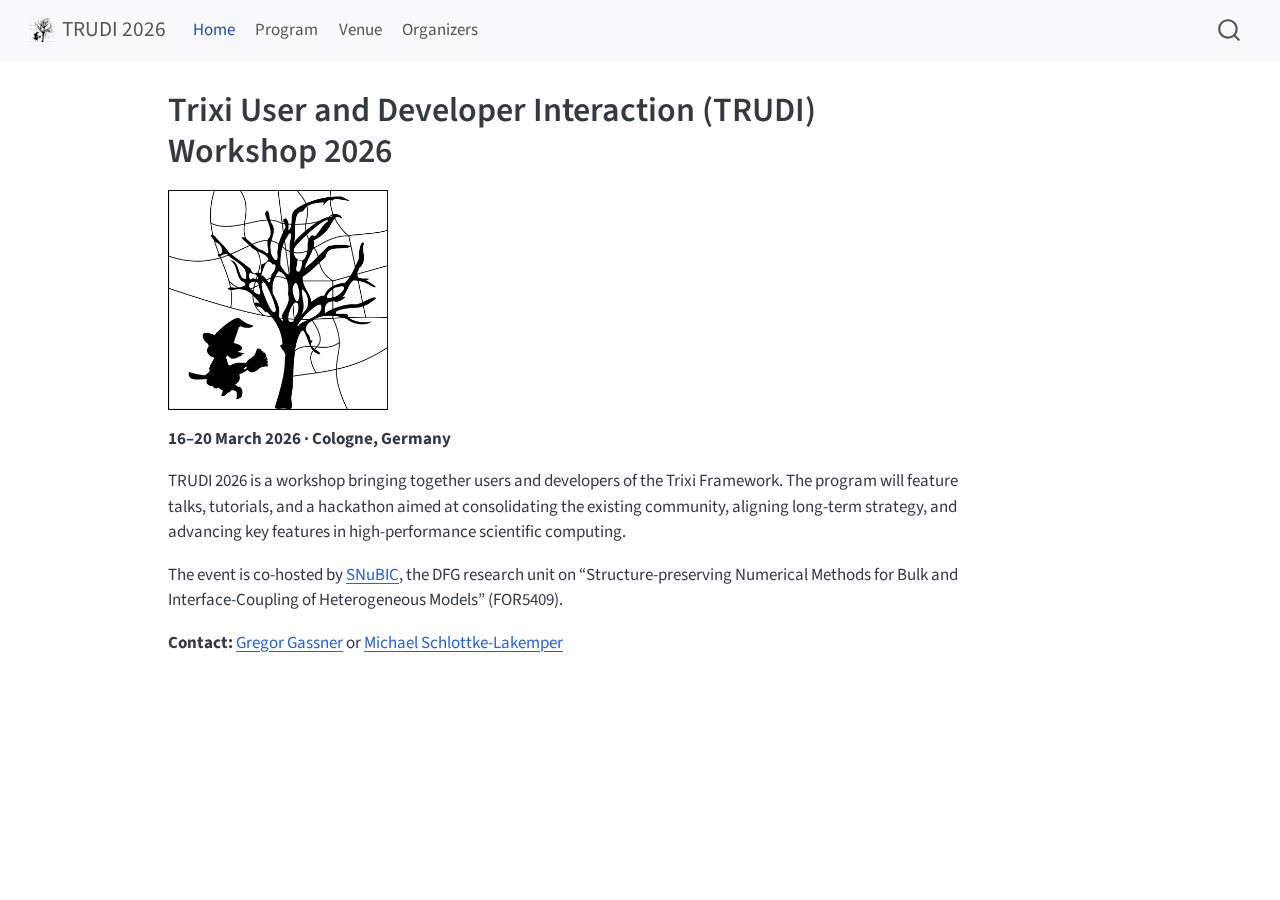
<file: index.html>
<!DOCTYPE html>
<html xmlns="http://www.w3.org/1999/xhtml" lang="en" xml:lang="en"><head>

<meta charset="utf-8">
<meta name="generator" content="quarto-1.8.27">

<meta name="viewport" content="width=device-width, initial-scale=1.0, user-scalable=yes">


<title>Trixi User and Developer Interaction (TRUDI) Workshop 2026 – TRUDI 2026</title>
<style>
code{white-space: pre-wrap;}
span.smallcaps{font-variant: small-caps;}
div.columns{display: flex; gap: min(4vw, 1.5em);}
div.column{flex: auto; overflow-x: auto;}
div.hanging-indent{margin-left: 1.5em; text-indent: -1.5em;}
ul.task-list{list-style: none;}
ul.task-list li input[type="checkbox"] {
  width: 0.8em;
  margin: 0 0.8em 0.2em -1em; /* quarto-specific, see https://github.com/quarto-dev/quarto-cli/issues/4556 */ 
  vertical-align: middle;
}
</style>


<script src="site_libs/quarto-nav/quarto-nav.js"></script>
<script src="site_libs/quarto-nav/headroom.min.js"></script>
<script src="site_libs/clipboard/clipboard.min.js"></script>
<script src="site_libs/quarto-search/autocomplete.umd.js"></script>
<script src="site_libs/quarto-search/fuse.min.js"></script>
<script src="site_libs/quarto-search/quarto-search.js"></script>
<meta name="quarto:offset" content="./">
<script src="site_libs/quarto-html/quarto.js" type="module"></script>
<script src="site_libs/quarto-html/tabsets/tabsets.js" type="module"></script>
<script src="site_libs/quarto-html/axe/axe-check.js" type="module"></script>
<script src="site_libs/quarto-html/popper.min.js"></script>
<script src="site_libs/quarto-html/tippy.umd.min.js"></script>
<script src="site_libs/quarto-html/anchor.min.js"></script>
<link href="site_libs/quarto-html/tippy.css" rel="stylesheet">
<link href="site_libs/quarto-html/quarto-syntax-highlighting-ed96de9b727972fe78a7b5d16c58bf87.css" rel="stylesheet" id="quarto-text-highlighting-styles">
<script src="site_libs/bootstrap/bootstrap.min.js"></script>
<link href="site_libs/bootstrap/bootstrap-icons.css" rel="stylesheet">
<link href="site_libs/bootstrap/bootstrap-0b37c64f34216b628666a8dac638b53b.min.css" rel="stylesheet" append-hash="true" id="quarto-bootstrap" data-mode="light">
<script id="quarto-search-options" type="application/json">{
  "location": "navbar",
  "copy-button": false,
  "collapse-after": 3,
  "panel-placement": "end",
  "type": "overlay",
  "limit": 50,
  "keyboard-shortcut": [
    "f",
    "/",
    "s"
  ],
  "show-item-context": false,
  "language": {
    "search-no-results-text": "No results",
    "search-matching-documents-text": "matching documents",
    "search-copy-link-title": "Copy link to search",
    "search-hide-matches-text": "Hide additional matches",
    "search-more-match-text": "more match in this document",
    "search-more-matches-text": "more matches in this document",
    "search-clear-button-title": "Clear",
    "search-text-placeholder": "",
    "search-detached-cancel-button-title": "Cancel",
    "search-submit-button-title": "Submit",
    "search-label": "Search"
  }
}</script>


</head>

<body class="nav-fixed quarto-light">

<div id="quarto-search-results"></div>
  <header id="quarto-header" class="headroom fixed-top">
    <nav class="navbar navbar-expand-lg " data-bs-theme="dark">
      <div class="navbar-container container-fluid">
      <div class="navbar-brand-container mx-auto">
    <a href="./index.html" class="navbar-brand navbar-brand-logo">
    <img src="./assets/trixi.png" alt="" class="navbar-logo light-content">
    <img src="./assets/trixi.png" alt="" class="navbar-logo dark-content">
    </a>
    <a class="navbar-brand" href="./index.html">
    <span class="navbar-title">TRUDI 2026</span>
    </a>
  </div>
            <div id="quarto-search" class="" title="Search"></div>
          <button class="navbar-toggler" type="button" data-bs-toggle="collapse" data-bs-target="#navbarCollapse" aria-controls="navbarCollapse" role="menu" aria-expanded="false" aria-label="Toggle navigation" onclick="if (window.quartoToggleHeadroom) { window.quartoToggleHeadroom(); }">
  <span class="navbar-toggler-icon"></span>
</button>
          <div class="collapse navbar-collapse" id="navbarCollapse">
            <ul class="navbar-nav navbar-nav-scroll me-auto">
  <li class="nav-item">
    <a class="nav-link active" href="./index.html" aria-current="page"> 
<span class="menu-text">Home</span></a>
  </li>  
  <li class="nav-item">
    <a class="nav-link" href="./program.html"> 
<span class="menu-text">Program</span></a>
  </li>  
  <li class="nav-item">
    <a class="nav-link" href="./venue.html"> 
<span class="menu-text">Venue</span></a>
  </li>  
  <li class="nav-item">
    <a class="nav-link" href="./organizers.html"> 
<span class="menu-text">Organizers</span></a>
  </li>  
</ul>
          </div> <!-- /navcollapse -->
            <div class="quarto-navbar-tools">
</div>
      </div> <!-- /container-fluid -->
    </nav>
</header>
<!-- content -->
<div id="quarto-content" class="quarto-container page-columns page-rows-contents page-layout-article page-navbar">
<!-- sidebar -->
<!-- margin-sidebar -->
    <div id="quarto-margin-sidebar" class="sidebar margin-sidebar zindex-bottom">
        
    </div>
<!-- main -->
<main class="content" id="quarto-document-content">

<header id="title-block-header" class="quarto-title-block default">
<div class="quarto-title">
<h1 class="title">Trixi User and Developer Interaction (TRUDI) Workshop 2026</h1>
</div>



<div class="quarto-title-meta">

    
  
    
  </div>
  


</header>


<p><img src="assets/trixi.png" class="img-fluid" alt="Trixi logo" width="220"></p>
<p><strong>16–20 March 2026 · Cologne, Germany</strong></p>
<p>TRUDI 2026 is a workshop bringing together users and developers of the Trixi Framework. The program will feature talks, tutorials, and a hackathon aimed at consolidating the existing community, aligning long-term strategy, and advancing key features in high-performance scientific computing.</p>
<p>The event is co-hosted by <a href="https://www.snubic.io/">SNuBIC</a>, the DFG research unit on “Structure-preserving Numerical Methods for Bulk and Interface-Coupling of Heterogeneous Models” (FOR5409).</p>
<p><strong>Contact:</strong> <a href="mailto:ggassner@uni-koeln.de">Gregor Gassner</a> or <a href="michael.schlottke-lakemper@uni-a.de">Michael Schlottke-Lakemper</a></p>



</main> <!-- /main -->
<script id="quarto-html-after-body" type="application/javascript">
  window.document.addEventListener("DOMContentLoaded", function (event) {
    const icon = "";
    const anchorJS = new window.AnchorJS();
    anchorJS.options = {
      placement: 'right',
      icon: icon
    };
    anchorJS.add('.anchored');
    const isCodeAnnotation = (el) => {
      for (const clz of el.classList) {
        if (clz.startsWith('code-annotation-')) {                     
          return true;
        }
      }
      return false;
    }
    const onCopySuccess = function(e) {
      // button target
      const button = e.trigger;
      // don't keep focus
      button.blur();
      // flash "checked"
      button.classList.add('code-copy-button-checked');
      var currentTitle = button.getAttribute("title");
      button.setAttribute("title", "Copied!");
      let tooltip;
      if (window.bootstrap) {
        button.setAttribute("data-bs-toggle", "tooltip");
        button.setAttribute("data-bs-placement", "left");
        button.setAttribute("data-bs-title", "Copied!");
        tooltip = new bootstrap.Tooltip(button, 
          { trigger: "manual", 
            customClass: "code-copy-button-tooltip",
            offset: [0, -8]});
        tooltip.show();    
      }
      setTimeout(function() {
        if (tooltip) {
          tooltip.hide();
          button.removeAttribute("data-bs-title");
          button.removeAttribute("data-bs-toggle");
          button.removeAttribute("data-bs-placement");
        }
        button.setAttribute("title", currentTitle);
        button.classList.remove('code-copy-button-checked');
      }, 1000);
      // clear code selection
      e.clearSelection();
    }
    const getTextToCopy = function(trigger) {
      const outerScaffold = trigger.parentElement.cloneNode(true);
      const codeEl = outerScaffold.querySelector('code');
      for (const childEl of codeEl.children) {
        if (isCodeAnnotation(childEl)) {
          childEl.remove();
        }
      }
      return codeEl.innerText;
    }
    const clipboard = new window.ClipboardJS('.code-copy-button:not([data-in-quarto-modal])', {
      text: getTextToCopy
    });
    clipboard.on('success', onCopySuccess);
    if (window.document.getElementById('quarto-embedded-source-code-modal')) {
      const clipboardModal = new window.ClipboardJS('.code-copy-button[data-in-quarto-modal]', {
        text: getTextToCopy,
        container: window.document.getElementById('quarto-embedded-source-code-modal')
      });
      clipboardModal.on('success', onCopySuccess);
    }
      var localhostRegex = new RegExp(/^(?:http|https):\/\/localhost\:?[0-9]*\//);
      var mailtoRegex = new RegExp(/^mailto:/);
        var filterRegex = new RegExp("https:\/\/trixi-framework\.github\.io\/trudi-2026\/");
      var isInternal = (href) => {
          return filterRegex.test(href) || localhostRegex.test(href) || mailtoRegex.test(href);
      }
      // Inspect non-navigation links and adorn them if external
     var links = window.document.querySelectorAll('a[href]:not(.nav-link):not(.navbar-brand):not(.toc-action):not(.sidebar-link):not(.sidebar-item-toggle):not(.pagination-link):not(.no-external):not([aria-hidden]):not(.dropdown-item):not(.quarto-navigation-tool):not(.about-link)');
      for (var i=0; i<links.length; i++) {
        const link = links[i];
        if (!isInternal(link.href)) {
          // undo the damage that might have been done by quarto-nav.js in the case of
          // links that we want to consider external
          if (link.dataset.originalHref !== undefined) {
            link.href = link.dataset.originalHref;
          }
        }
      }
    function tippyHover(el, contentFn, onTriggerFn, onUntriggerFn) {
      const config = {
        allowHTML: true,
        maxWidth: 500,
        delay: 100,
        arrow: false,
        appendTo: function(el) {
            return el.parentElement;
        },
        interactive: true,
        interactiveBorder: 10,
        theme: 'quarto',
        placement: 'bottom-start',
      };
      if (contentFn) {
        config.content = contentFn;
      }
      if (onTriggerFn) {
        config.onTrigger = onTriggerFn;
      }
      if (onUntriggerFn) {
        config.onUntrigger = onUntriggerFn;
      }
      window.tippy(el, config); 
    }
    const noterefs = window.document.querySelectorAll('a[role="doc-noteref"]');
    for (var i=0; i<noterefs.length; i++) {
      const ref = noterefs[i];
      tippyHover(ref, function() {
        // use id or data attribute instead here
        let href = ref.getAttribute('data-footnote-href') || ref.getAttribute('href');
        try { href = new URL(href).hash; } catch {}
        const id = href.replace(/^#\/?/, "");
        const note = window.document.getElementById(id);
        if (note) {
          return note.innerHTML;
        } else {
          return "";
        }
      });
    }
    const xrefs = window.document.querySelectorAll('a.quarto-xref');
    const processXRef = (id, note) => {
      // Strip column container classes
      const stripColumnClz = (el) => {
        el.classList.remove("page-full", "page-columns");
        if (el.children) {
          for (const child of el.children) {
            stripColumnClz(child);
          }
        }
      }
      stripColumnClz(note)
      if (id === null || id.startsWith('sec-')) {
        // Special case sections, only their first couple elements
        const container = document.createElement("div");
        if (note.children && note.children.length > 2) {
          container.appendChild(note.children[0].cloneNode(true));
          for (let i = 1; i < note.children.length; i++) {
            const child = note.children[i];
            if (child.tagName === "P" && child.innerText === "") {
              continue;
            } else {
              container.appendChild(child.cloneNode(true));
              break;
            }
          }
          if (window.Quarto?.typesetMath) {
            window.Quarto.typesetMath(container);
          }
          return container.innerHTML
        } else {
          if (window.Quarto?.typesetMath) {
            window.Quarto.typesetMath(note);
          }
          return note.innerHTML;
        }
      } else {
        // Remove any anchor links if they are present
        const anchorLink = note.querySelector('a.anchorjs-link');
        if (anchorLink) {
          anchorLink.remove();
        }
        if (window.Quarto?.typesetMath) {
          window.Quarto.typesetMath(note);
        }
        if (note.classList.contains("callout")) {
          return note.outerHTML;
        } else {
          return note.innerHTML;
        }
      }
    }
    for (var i=0; i<xrefs.length; i++) {
      const xref = xrefs[i];
      tippyHover(xref, undefined, function(instance) {
        instance.disable();
        let url = xref.getAttribute('href');
        let hash = undefined; 
        if (url.startsWith('#')) {
          hash = url;
        } else {
          try { hash = new URL(url).hash; } catch {}
        }
        if (hash) {
          const id = hash.replace(/^#\/?/, "");
          const note = window.document.getElementById(id);
          if (note !== null) {
            try {
              const html = processXRef(id, note.cloneNode(true));
              instance.setContent(html);
            } finally {
              instance.enable();
              instance.show();
            }
          } else {
            // See if we can fetch this
            fetch(url.split('#')[0])
            .then(res => res.text())
            .then(html => {
              const parser = new DOMParser();
              const htmlDoc = parser.parseFromString(html, "text/html");
              const note = htmlDoc.getElementById(id);
              if (note !== null) {
                const html = processXRef(id, note);
                instance.setContent(html);
              } 
            }).finally(() => {
              instance.enable();
              instance.show();
            });
          }
        } else {
          // See if we can fetch a full url (with no hash to target)
          // This is a special case and we should probably do some content thinning / targeting
          fetch(url)
          .then(res => res.text())
          .then(html => {
            const parser = new DOMParser();
            const htmlDoc = parser.parseFromString(html, "text/html");
            const note = htmlDoc.querySelector('main.content');
            if (note !== null) {
              // This should only happen for chapter cross references
              // (since there is no id in the URL)
              // remove the first header
              if (note.children.length > 0 && note.children[0].tagName === "HEADER") {
                note.children[0].remove();
              }
              const html = processXRef(null, note);
              instance.setContent(html);
            } 
          }).finally(() => {
            instance.enable();
            instance.show();
          });
        }
      }, function(instance) {
      });
    }
        let selectedAnnoteEl;
        const selectorForAnnotation = ( cell, annotation) => {
          let cellAttr = 'data-code-cell="' + cell + '"';
          let lineAttr = 'data-code-annotation="' +  annotation + '"';
          const selector = 'span[' + cellAttr + '][' + lineAttr + ']';
          return selector;
        }
        const selectCodeLines = (annoteEl) => {
          const doc = window.document;
          const targetCell = annoteEl.getAttribute("data-target-cell");
          const targetAnnotation = annoteEl.getAttribute("data-target-annotation");
          const annoteSpan = window.document.querySelector(selectorForAnnotation(targetCell, targetAnnotation));
          const lines = annoteSpan.getAttribute("data-code-lines").split(",");
          const lineIds = lines.map((line) => {
            return targetCell + "-" + line;
          })
          let top = null;
          let height = null;
          let parent = null;
          if (lineIds.length > 0) {
              //compute the position of the single el (top and bottom and make a div)
              const el = window.document.getElementById(lineIds[0]);
              top = el.offsetTop;
              height = el.offsetHeight;
              parent = el.parentElement.parentElement;
            if (lineIds.length > 1) {
              const lastEl = window.document.getElementById(lineIds[lineIds.length - 1]);
              const bottom = lastEl.offsetTop + lastEl.offsetHeight;
              height = bottom - top;
            }
            if (top !== null && height !== null && parent !== null) {
              // cook up a div (if necessary) and position it 
              let div = window.document.getElementById("code-annotation-line-highlight");
              if (div === null) {
                div = window.document.createElement("div");
                div.setAttribute("id", "code-annotation-line-highlight");
                div.style.position = 'absolute';
                parent.appendChild(div);
              }
              div.style.top = top - 2 + "px";
              div.style.height = height + 4 + "px";
              div.style.left = 0;
              let gutterDiv = window.document.getElementById("code-annotation-line-highlight-gutter");
              if (gutterDiv === null) {
                gutterDiv = window.document.createElement("div");
                gutterDiv.setAttribute("id", "code-annotation-line-highlight-gutter");
                gutterDiv.style.position = 'absolute';
                const codeCell = window.document.getElementById(targetCell);
                const gutter = codeCell.querySelector('.code-annotation-gutter');
                gutter.appendChild(gutterDiv);
              }
              gutterDiv.style.top = top - 2 + "px";
              gutterDiv.style.height = height + 4 + "px";
            }
            selectedAnnoteEl = annoteEl;
          }
        };
        const unselectCodeLines = () => {
          const elementsIds = ["code-annotation-line-highlight", "code-annotation-line-highlight-gutter"];
          elementsIds.forEach((elId) => {
            const div = window.document.getElementById(elId);
            if (div) {
              div.remove();
            }
          });
          selectedAnnoteEl = undefined;
        };
          // Handle positioning of the toggle
      window.addEventListener(
        "resize",
        throttle(() => {
          elRect = undefined;
          if (selectedAnnoteEl) {
            selectCodeLines(selectedAnnoteEl);
          }
        }, 10)
      );
      function throttle(fn, ms) {
      let throttle = false;
      let timer;
        return (...args) => {
          if(!throttle) { // first call gets through
              fn.apply(this, args);
              throttle = true;
          } else { // all the others get throttled
              if(timer) clearTimeout(timer); // cancel #2
              timer = setTimeout(() => {
                fn.apply(this, args);
                timer = throttle = false;
              }, ms);
          }
        };
      }
        // Attach click handler to the DT
        const annoteDls = window.document.querySelectorAll('dt[data-target-cell]');
        for (const annoteDlNode of annoteDls) {
          annoteDlNode.addEventListener('click', (event) => {
            const clickedEl = event.target;
            if (clickedEl !== selectedAnnoteEl) {
              unselectCodeLines();
              const activeEl = window.document.querySelector('dt[data-target-cell].code-annotation-active');
              if (activeEl) {
                activeEl.classList.remove('code-annotation-active');
              }
              selectCodeLines(clickedEl);
              clickedEl.classList.add('code-annotation-active');
            } else {
              // Unselect the line
              unselectCodeLines();
              clickedEl.classList.remove('code-annotation-active');
            }
          });
        }
    const findCites = (el) => {
      const parentEl = el.parentElement;
      if (parentEl) {
        const cites = parentEl.dataset.cites;
        if (cites) {
          return {
            el,
            cites: cites.split(' ')
          };
        } else {
          return findCites(el.parentElement)
        }
      } else {
        return undefined;
      }
    };
    var bibliorefs = window.document.querySelectorAll('a[role="doc-biblioref"]');
    for (var i=0; i<bibliorefs.length; i++) {
      const ref = bibliorefs[i];
      const citeInfo = findCites(ref);
      if (citeInfo) {
        tippyHover(citeInfo.el, function() {
          var popup = window.document.createElement('div');
          citeInfo.cites.forEach(function(cite) {
            var citeDiv = window.document.createElement('div');
            citeDiv.classList.add('hanging-indent');
            citeDiv.classList.add('csl-entry');
            var biblioDiv = window.document.getElementById('ref-' + cite);
            if (biblioDiv) {
              citeDiv.innerHTML = biblioDiv.innerHTML;
            }
            popup.appendChild(citeDiv);
          });
          return popup.innerHTML;
        });
      }
    }
  });
  </script>
</div> <!-- /content -->




</body></html>
</file>
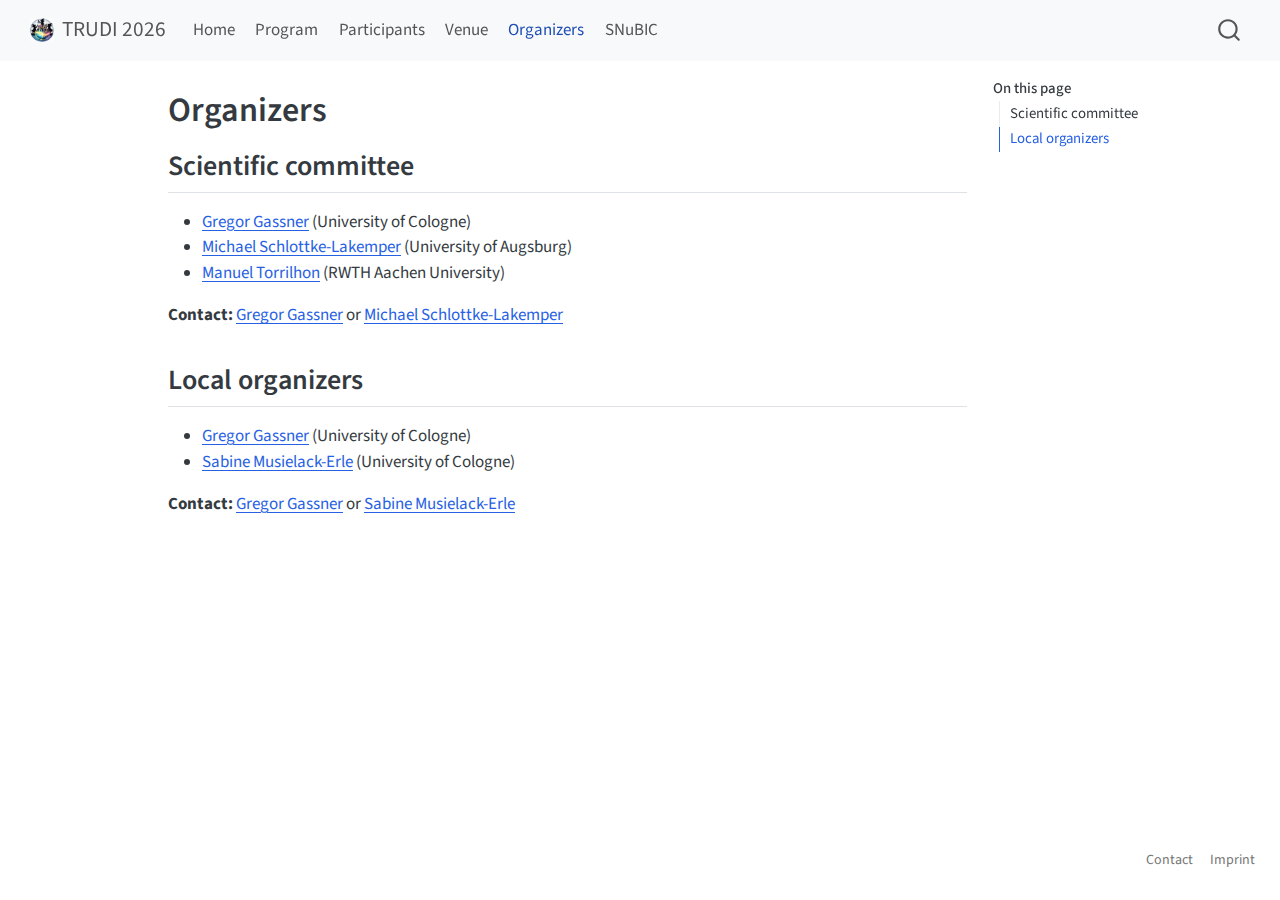
<file: organizers.html>
<!DOCTYPE html>
<html xmlns="http://www.w3.org/1999/xhtml" lang="en" xml:lang="en"><head>

<meta charset="utf-8">
<meta name="generator" content="quarto-1.8.27">

<meta name="viewport" content="width=device-width, initial-scale=1.0, user-scalable=yes">


<title>Organizers – TRUDI 2026</title>
<style>
code{white-space: pre-wrap;}
span.smallcaps{font-variant: small-caps;}
div.columns{display: flex; gap: min(4vw, 1.5em);}
div.column{flex: auto; overflow-x: auto;}
div.hanging-indent{margin-left: 1.5em; text-indent: -1.5em;}
ul.task-list{list-style: none;}
ul.task-list li input[type="checkbox"] {
  width: 0.8em;
  margin: 0 0.8em 0.2em -1em; /* quarto-specific, see https://github.com/quarto-dev/quarto-cli/issues/4556 */ 
  vertical-align: middle;
}
</style>


<script src="site_libs/quarto-nav/quarto-nav.js"></script>
<script src="site_libs/quarto-nav/headroom.min.js"></script>
<script src="site_libs/clipboard/clipboard.min.js"></script>
<script src="site_libs/quarto-search/autocomplete.umd.js"></script>
<script src="site_libs/quarto-search/fuse.min.js"></script>
<script src="site_libs/quarto-search/quarto-search.js"></script>
<meta name="quarto:offset" content="./">
<script src="site_libs/quarto-html/quarto.js" type="module"></script>
<script src="site_libs/quarto-html/tabsets/tabsets.js" type="module"></script>
<script src="site_libs/quarto-html/axe/axe-check.js" type="module"></script>
<script src="site_libs/quarto-html/popper.min.js"></script>
<script src="site_libs/quarto-html/tippy.umd.min.js"></script>
<script src="site_libs/quarto-html/anchor.min.js"></script>
<link href="site_libs/quarto-html/tippy.css" rel="stylesheet">
<link href="site_libs/quarto-html/quarto-syntax-highlighting-ed96de9b727972fe78a7b5d16c58bf87.css" rel="stylesheet" id="quarto-text-highlighting-styles">
<script src="site_libs/bootstrap/bootstrap.min.js"></script>
<link href="site_libs/bootstrap/bootstrap-icons.css" rel="stylesheet">
<link href="site_libs/bootstrap/bootstrap-afa37c5c79185640b9c231024f4fe5ea.min.css" rel="stylesheet" append-hash="true" id="quarto-bootstrap" data-mode="light">
<script id="quarto-search-options" type="application/json">{
  "location": "navbar",
  "copy-button": false,
  "collapse-after": 3,
  "panel-placement": "end",
  "type": "overlay",
  "limit": 50,
  "keyboard-shortcut": [
    "f",
    "/",
    "s"
  ],
  "show-item-context": false,
  "language": {
    "search-no-results-text": "No results",
    "search-matching-documents-text": "matching documents",
    "search-copy-link-title": "Copy link to search",
    "search-hide-matches-text": "Hide additional matches",
    "search-more-match-text": "more match in this document",
    "search-more-matches-text": "more matches in this document",
    "search-clear-button-title": "Clear",
    "search-text-placeholder": "",
    "search-detached-cancel-button-title": "Cancel",
    "search-submit-button-title": "Submit",
    "search-label": "Search"
  }
}</script>


<link rel="stylesheet" href="styles.css">
</head>

<body class="nav-fixed quarto-light">

<div id="quarto-search-results"></div>
  <header id="quarto-header" class="headroom fixed-top">
    <nav class="navbar navbar-expand-lg " data-bs-theme="dark">
      <div class="navbar-container container-fluid">
      <div class="navbar-brand-container mx-auto">
    <a href="./index.html" class="navbar-brand navbar-brand-logo">
    <img src="./assets/TRUDI2026_notext_256x256.png" alt="" class="navbar-logo light-content">
    <img src="./assets/TRUDI2026_notext_256x256.png" alt="" class="navbar-logo dark-content">
    </a>
    <a class="navbar-brand" href="./index.html">
    <span class="navbar-title">TRUDI 2026</span>
    </a>
  </div>
            <div id="quarto-search" class="" title="Search"></div>
          <button class="navbar-toggler" type="button" data-bs-toggle="collapse" data-bs-target="#navbarCollapse" aria-controls="navbarCollapse" role="menu" aria-expanded="false" aria-label="Toggle navigation" onclick="if (window.quartoToggleHeadroom) { window.quartoToggleHeadroom(); }">
  <span class="navbar-toggler-icon"></span>
</button>
          <div class="collapse navbar-collapse" id="navbarCollapse">
            <ul class="navbar-nav navbar-nav-scroll me-auto">
  <li class="nav-item">
    <a class="nav-link" href="./index.html"> 
<span class="menu-text">Home</span></a>
  </li>  
  <li class="nav-item">
    <a class="nav-link" href="./program.html"> 
<span class="menu-text">Program</span></a>
  </li>  
  <li class="nav-item">
    <a class="nav-link" href="./participants.html"> 
<span class="menu-text">Participants</span></a>
  </li>  
  <li class="nav-item">
    <a class="nav-link" href="./venue.html"> 
<span class="menu-text">Venue</span></a>
  </li>  
  <li class="nav-item">
    <a class="nav-link active" href="./organizers.html" aria-current="page"> 
<span class="menu-text">Organizers</span></a>
  </li>  
  <li class="nav-item">
    <a class="nav-link" href="./snubic.html"> 
<span class="menu-text">SNuBIC</span></a>
  </li>  
</ul>
          </div> <!-- /navcollapse -->
            <div class="quarto-navbar-tools">
</div>
      </div> <!-- /container-fluid -->
    </nav>
</header>
<!-- content -->
<div id="quarto-content" class="quarto-container page-columns page-rows-contents page-layout-article page-navbar">
<!-- sidebar -->
<!-- margin-sidebar -->
    <div id="quarto-margin-sidebar" class="sidebar margin-sidebar">
        <nav id="TOC" role="doc-toc" class="toc-active">
    <h2 id="toc-title">On this page</h2>
   
  <ul>
  <li><a href="#scientific-committee" id="toc-scientific-committee" class="nav-link active" data-scroll-target="#scientific-committee">Scientific committee</a></li>
  <li><a href="#local-organizers" id="toc-local-organizers" class="nav-link" data-scroll-target="#local-organizers">Local organizers</a></li>
  </ul>
</nav>
    </div>
<!-- main -->
<main class="content" id="quarto-document-content">

<header id="title-block-header" class="quarto-title-block default">
<div class="quarto-title">
<h1 class="title">Organizers</h1>
</div>



<div class="quarto-title-meta">

    
  
    
  </div>
  


</header>


<section id="scientific-committee" class="level2">
<h2 class="anchored" data-anchor-id="scientific-committee">Scientific committee</h2>
<ul>
<li><a href="https://www.mi.uni-koeln.de/NumSim/gregor-gassner">Gregor Gassner</a> (University of Cologne)</li>
<li><a href="https://hpsc.math.uni-augsburg.de">Michael Schlottke-Lakemper</a> (University of Augsburg)</li>
<li><a href="https://acom.rwth-aachen.de/">Manuel Torrilhon</a> (RWTH Aachen University)</li>
</ul>
<p><strong>Contact:</strong> <a href="mailto:ggassner@uni-koeln.de">Gregor Gassner</a> or <a href="mailto:michael.schlottke-lakemper@uni-a.de">Michael Schlottke-Lakemper</a></p>
</section>
<section id="local-organizers" class="level2">
<h2 class="anchored" data-anchor-id="local-organizers">Local organizers</h2>
<ul>
<li><a href="https://www.mi.uni-koeln.de/NumSim/gregor-gassner">Gregor Gassner</a> (University of Cologne)</li>
<li><a href="https://www.mi.uni-koeln.de/NumSim/musielack-erle">Sabine Musielack-Erle</a> (University of Cologne)</li>
</ul>
<p><strong>Contact:</strong> <a href="mailto:ggassner@uni-koeln.de">Gregor Gassner</a> or <a href="mailto:sabine.musielack-erle@uni-koeln.de">Sabine Musielack-Erle</a></p>


</section>

</main> <!-- /main -->
<script id="quarto-html-after-body" type="application/javascript">
  window.document.addEventListener("DOMContentLoaded", function (event) {
    const icon = "";
    const anchorJS = new window.AnchorJS();
    anchorJS.options = {
      placement: 'right',
      icon: icon
    };
    anchorJS.add('.anchored');
    const isCodeAnnotation = (el) => {
      for (const clz of el.classList) {
        if (clz.startsWith('code-annotation-')) {                     
          return true;
        }
      }
      return false;
    }
    const onCopySuccess = function(e) {
      // button target
      const button = e.trigger;
      // don't keep focus
      button.blur();
      // flash "checked"
      button.classList.add('code-copy-button-checked');
      var currentTitle = button.getAttribute("title");
      button.setAttribute("title", "Copied!");
      let tooltip;
      if (window.bootstrap) {
        button.setAttribute("data-bs-toggle", "tooltip");
        button.setAttribute("data-bs-placement", "left");
        button.setAttribute("data-bs-title", "Copied!");
        tooltip = new bootstrap.Tooltip(button, 
          { trigger: "manual", 
            customClass: "code-copy-button-tooltip",
            offset: [0, -8]});
        tooltip.show();    
      }
      setTimeout(function() {
        if (tooltip) {
          tooltip.hide();
          button.removeAttribute("data-bs-title");
          button.removeAttribute("data-bs-toggle");
          button.removeAttribute("data-bs-placement");
        }
        button.setAttribute("title", currentTitle);
        button.classList.remove('code-copy-button-checked');
      }, 1000);
      // clear code selection
      e.clearSelection();
    }
    const getTextToCopy = function(trigger) {
      const outerScaffold = trigger.parentElement.cloneNode(true);
      const codeEl = outerScaffold.querySelector('code');
      for (const childEl of codeEl.children) {
        if (isCodeAnnotation(childEl)) {
          childEl.remove();
        }
      }
      return codeEl.innerText;
    }
    const clipboard = new window.ClipboardJS('.code-copy-button:not([data-in-quarto-modal])', {
      text: getTextToCopy
    });
    clipboard.on('success', onCopySuccess);
    if (window.document.getElementById('quarto-embedded-source-code-modal')) {
      const clipboardModal = new window.ClipboardJS('.code-copy-button[data-in-quarto-modal]', {
        text: getTextToCopy,
        container: window.document.getElementById('quarto-embedded-source-code-modal')
      });
      clipboardModal.on('success', onCopySuccess);
    }
      var localhostRegex = new RegExp(/^(?:http|https):\/\/localhost\:?[0-9]*\//);
      var mailtoRegex = new RegExp(/^mailto:/);
        var filterRegex = new RegExp("https:\/\/trixi-framework\.github\.io\/trudi-2026\/");
      var isInternal = (href) => {
          return filterRegex.test(href) || localhostRegex.test(href) || mailtoRegex.test(href);
      }
      // Inspect non-navigation links and adorn them if external
     var links = window.document.querySelectorAll('a[href]:not(.nav-link):not(.navbar-brand):not(.toc-action):not(.sidebar-link):not(.sidebar-item-toggle):not(.pagination-link):not(.no-external):not([aria-hidden]):not(.dropdown-item):not(.quarto-navigation-tool):not(.about-link)');
      for (var i=0; i<links.length; i++) {
        const link = links[i];
        if (!isInternal(link.href)) {
          // undo the damage that might have been done by quarto-nav.js in the case of
          // links that we want to consider external
          if (link.dataset.originalHref !== undefined) {
            link.href = link.dataset.originalHref;
          }
        }
      }
    function tippyHover(el, contentFn, onTriggerFn, onUntriggerFn) {
      const config = {
        allowHTML: true,
        maxWidth: 500,
        delay: 100,
        arrow: false,
        appendTo: function(el) {
            return el.parentElement;
        },
        interactive: true,
        interactiveBorder: 10,
        theme: 'quarto',
        placement: 'bottom-start',
      };
      if (contentFn) {
        config.content = contentFn;
      }
      if (onTriggerFn) {
        config.onTrigger = onTriggerFn;
      }
      if (onUntriggerFn) {
        config.onUntrigger = onUntriggerFn;
      }
      window.tippy(el, config); 
    }
    const noterefs = window.document.querySelectorAll('a[role="doc-noteref"]');
    for (var i=0; i<noterefs.length; i++) {
      const ref = noterefs[i];
      tippyHover(ref, function() {
        // use id or data attribute instead here
        let href = ref.getAttribute('data-footnote-href') || ref.getAttribute('href');
        try { href = new URL(href).hash; } catch {}
        const id = href.replace(/^#\/?/, "");
        const note = window.document.getElementById(id);
        if (note) {
          return note.innerHTML;
        } else {
          return "";
        }
      });
    }
    const xrefs = window.document.querySelectorAll('a.quarto-xref');
    const processXRef = (id, note) => {
      // Strip column container classes
      const stripColumnClz = (el) => {
        el.classList.remove("page-full", "page-columns");
        if (el.children) {
          for (const child of el.children) {
            stripColumnClz(child);
          }
        }
      }
      stripColumnClz(note)
      if (id === null || id.startsWith('sec-')) {
        // Special case sections, only their first couple elements
        const container = document.createElement("div");
        if (note.children && note.children.length > 2) {
          container.appendChild(note.children[0].cloneNode(true));
          for (let i = 1; i < note.children.length; i++) {
            const child = note.children[i];
            if (child.tagName === "P" && child.innerText === "") {
              continue;
            } else {
              container.appendChild(child.cloneNode(true));
              break;
            }
          }
          if (window.Quarto?.typesetMath) {
            window.Quarto.typesetMath(container);
          }
          return container.innerHTML
        } else {
          if (window.Quarto?.typesetMath) {
            window.Quarto.typesetMath(note);
          }
          return note.innerHTML;
        }
      } else {
        // Remove any anchor links if they are present
        const anchorLink = note.querySelector('a.anchorjs-link');
        if (anchorLink) {
          anchorLink.remove();
        }
        if (window.Quarto?.typesetMath) {
          window.Quarto.typesetMath(note);
        }
        if (note.classList.contains("callout")) {
          return note.outerHTML;
        } else {
          return note.innerHTML;
        }
      }
    }
    for (var i=0; i<xrefs.length; i++) {
      const xref = xrefs[i];
      tippyHover(xref, undefined, function(instance) {
        instance.disable();
        let url = xref.getAttribute('href');
        let hash = undefined; 
        if (url.startsWith('#')) {
          hash = url;
        } else {
          try { hash = new URL(url).hash; } catch {}
        }
        if (hash) {
          const id = hash.replace(/^#\/?/, "");
          const note = window.document.getElementById(id);
          if (note !== null) {
            try {
              const html = processXRef(id, note.cloneNode(true));
              instance.setContent(html);
            } finally {
              instance.enable();
              instance.show();
            }
          } else {
            // See if we can fetch this
            fetch(url.split('#')[0])
            .then(res => res.text())
            .then(html => {
              const parser = new DOMParser();
              const htmlDoc = parser.parseFromString(html, "text/html");
              const note = htmlDoc.getElementById(id);
              if (note !== null) {
                const html = processXRef(id, note);
                instance.setContent(html);
              } 
            }).finally(() => {
              instance.enable();
              instance.show();
            });
          }
        } else {
          // See if we can fetch a full url (with no hash to target)
          // This is a special case and we should probably do some content thinning / targeting
          fetch(url)
          .then(res => res.text())
          .then(html => {
            const parser = new DOMParser();
            const htmlDoc = parser.parseFromString(html, "text/html");
            const note = htmlDoc.querySelector('main.content');
            if (note !== null) {
              // This should only happen for chapter cross references
              // (since there is no id in the URL)
              // remove the first header
              if (note.children.length > 0 && note.children[0].tagName === "HEADER") {
                note.children[0].remove();
              }
              const html = processXRef(null, note);
              instance.setContent(html);
            } 
          }).finally(() => {
            instance.enable();
            instance.show();
          });
        }
      }, function(instance) {
      });
    }
        let selectedAnnoteEl;
        const selectorForAnnotation = ( cell, annotation) => {
          let cellAttr = 'data-code-cell="' + cell + '"';
          let lineAttr = 'data-code-annotation="' +  annotation + '"';
          const selector = 'span[' + cellAttr + '][' + lineAttr + ']';
          return selector;
        }
        const selectCodeLines = (annoteEl) => {
          const doc = window.document;
          const targetCell = annoteEl.getAttribute("data-target-cell");
          const targetAnnotation = annoteEl.getAttribute("data-target-annotation");
          const annoteSpan = window.document.querySelector(selectorForAnnotation(targetCell, targetAnnotation));
          const lines = annoteSpan.getAttribute("data-code-lines").split(",");
          const lineIds = lines.map((line) => {
            return targetCell + "-" + line;
          })
          let top = null;
          let height = null;
          let parent = null;
          if (lineIds.length > 0) {
              //compute the position of the single el (top and bottom and make a div)
              const el = window.document.getElementById(lineIds[0]);
              top = el.offsetTop;
              height = el.offsetHeight;
              parent = el.parentElement.parentElement;
            if (lineIds.length > 1) {
              const lastEl = window.document.getElementById(lineIds[lineIds.length - 1]);
              const bottom = lastEl.offsetTop + lastEl.offsetHeight;
              height = bottom - top;
            }
            if (top !== null && height !== null && parent !== null) {
              // cook up a div (if necessary) and position it 
              let div = window.document.getElementById("code-annotation-line-highlight");
              if (div === null) {
                div = window.document.createElement("div");
                div.setAttribute("id", "code-annotation-line-highlight");
                div.style.position = 'absolute';
                parent.appendChild(div);
              }
              div.style.top = top - 2 + "px";
              div.style.height = height + 4 + "px";
              div.style.left = 0;
              let gutterDiv = window.document.getElementById("code-annotation-line-highlight-gutter");
              if (gutterDiv === null) {
                gutterDiv = window.document.createElement("div");
                gutterDiv.setAttribute("id", "code-annotation-line-highlight-gutter");
                gutterDiv.style.position = 'absolute';
                const codeCell = window.document.getElementById(targetCell);
                const gutter = codeCell.querySelector('.code-annotation-gutter');
                gutter.appendChild(gutterDiv);
              }
              gutterDiv.style.top = top - 2 + "px";
              gutterDiv.style.height = height + 4 + "px";
            }
            selectedAnnoteEl = annoteEl;
          }
        };
        const unselectCodeLines = () => {
          const elementsIds = ["code-annotation-line-highlight", "code-annotation-line-highlight-gutter"];
          elementsIds.forEach((elId) => {
            const div = window.document.getElementById(elId);
            if (div) {
              div.remove();
            }
          });
          selectedAnnoteEl = undefined;
        };
          // Handle positioning of the toggle
      window.addEventListener(
        "resize",
        throttle(() => {
          elRect = undefined;
          if (selectedAnnoteEl) {
            selectCodeLines(selectedAnnoteEl);
          }
        }, 10)
      );
      function throttle(fn, ms) {
      let throttle = false;
      let timer;
        return (...args) => {
          if(!throttle) { // first call gets through
              fn.apply(this, args);
              throttle = true;
          } else { // all the others get throttled
              if(timer) clearTimeout(timer); // cancel #2
              timer = setTimeout(() => {
                fn.apply(this, args);
                timer = throttle = false;
              }, ms);
          }
        };
      }
        // Attach click handler to the DT
        const annoteDls = window.document.querySelectorAll('dt[data-target-cell]');
        for (const annoteDlNode of annoteDls) {
          annoteDlNode.addEventListener('click', (event) => {
            const clickedEl = event.target;
            if (clickedEl !== selectedAnnoteEl) {
              unselectCodeLines();
              const activeEl = window.document.querySelector('dt[data-target-cell].code-annotation-active');
              if (activeEl) {
                activeEl.classList.remove('code-annotation-active');
              }
              selectCodeLines(clickedEl);
              clickedEl.classList.add('code-annotation-active');
            } else {
              // Unselect the line
              unselectCodeLines();
              clickedEl.classList.remove('code-annotation-active');
            }
          });
        }
    const findCites = (el) => {
      const parentEl = el.parentElement;
      if (parentEl) {
        const cites = parentEl.dataset.cites;
        if (cites) {
          return {
            el,
            cites: cites.split(' ')
          };
        } else {
          return findCites(el.parentElement)
        }
      } else {
        return undefined;
      }
    };
    var bibliorefs = window.document.querySelectorAll('a[role="doc-biblioref"]');
    for (var i=0; i<bibliorefs.length; i++) {
      const ref = bibliorefs[i];
      const citeInfo = findCites(ref);
      if (citeInfo) {
        tippyHover(citeInfo.el, function() {
          var popup = window.document.createElement('div');
          citeInfo.cites.forEach(function(cite) {
            var citeDiv = window.document.createElement('div');
            citeDiv.classList.add('hanging-indent');
            citeDiv.classList.add('csl-entry');
            var biblioDiv = window.document.getElementById('ref-' + cite);
            if (biblioDiv) {
              citeDiv.innerHTML = biblioDiv.innerHTML;
            }
            popup.appendChild(citeDiv);
          });
          return popup.innerHTML;
        });
      }
    }
  });
  </script>
</div> <!-- /content -->
<footer class="footer">
  <div class="nav-footer">
    <div class="nav-footer-left">
      &nbsp;
    </div>   
    <div class="nav-footer-center">
      &nbsp;
    </div>
    <div class="nav-footer-right">
      <ul class="footer-items list-unstyled">
    <li class="nav-item">
    <a class="nav-link" href="./organizers.html">
<p>Contact</p>
</a>
  </li>  
    <li class="nav-item">
    <a class="nav-link" href="https://uni-koeln.de/impressum">
<p>Imprint</p>
</a>
  </li>  
</ul>
    </div>
  </div>
</footer>




</body></html>
</file>
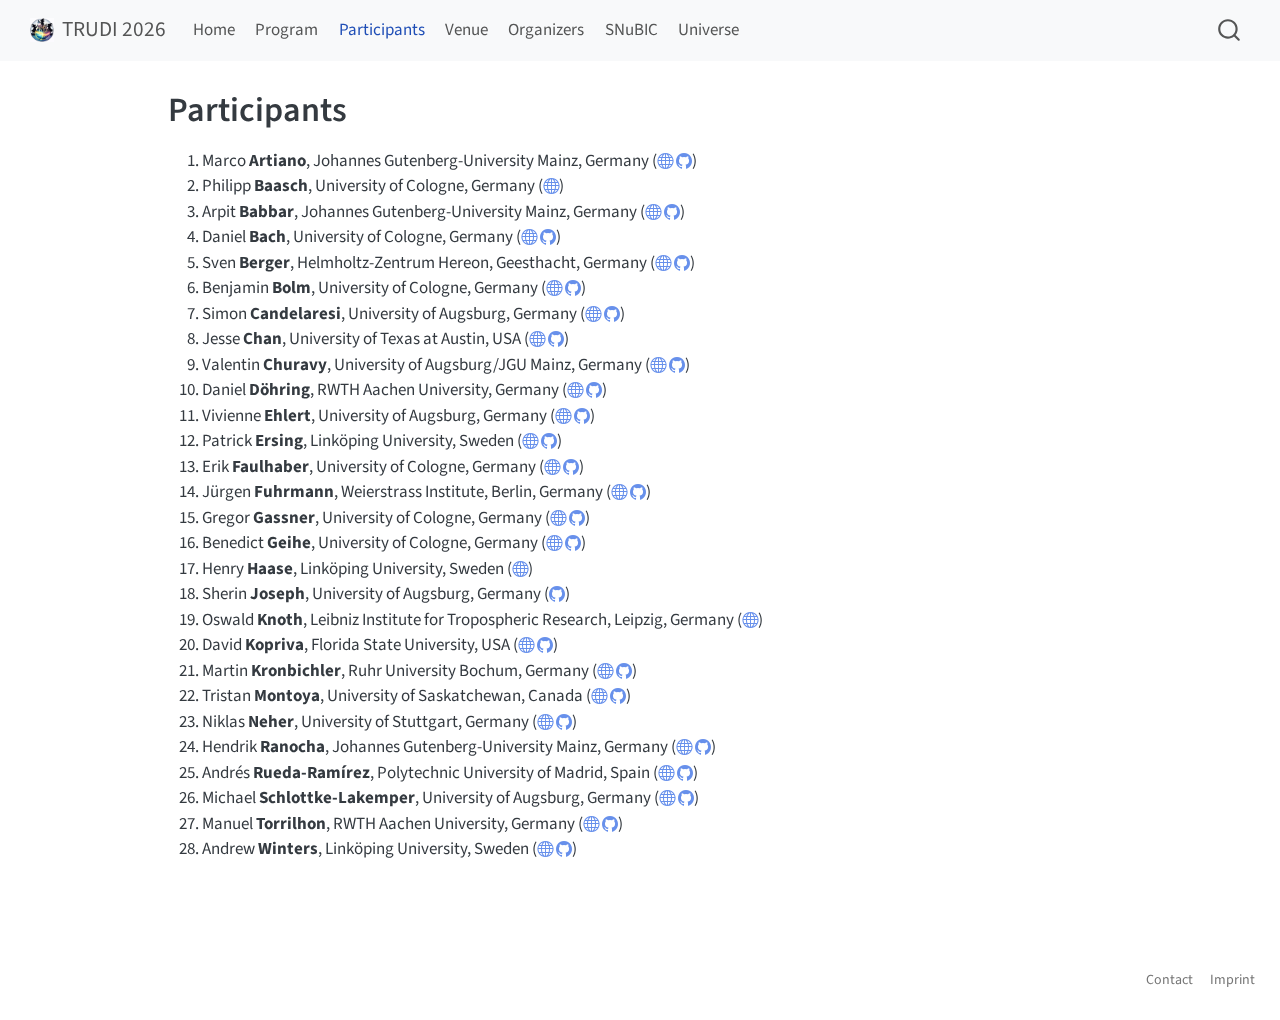
<file: participants.html>
<!DOCTYPE html>
<html xmlns="http://www.w3.org/1999/xhtml" lang="en" xml:lang="en"><head>

<meta charset="utf-8">
<meta name="generator" content="quarto-1.8.27">

<meta name="viewport" content="width=device-width, initial-scale=1.0, user-scalable=yes">


<title>Participants – TRUDI 2026</title>
<style>
code{white-space: pre-wrap;}
span.smallcaps{font-variant: small-caps;}
div.columns{display: flex; gap: min(4vw, 1.5em);}
div.column{flex: auto; overflow-x: auto;}
div.hanging-indent{margin-left: 1.5em; text-indent: -1.5em;}
ul.task-list{list-style: none;}
ul.task-list li input[type="checkbox"] {
  width: 0.8em;
  margin: 0 0.8em 0.2em -1em; /* quarto-specific, see https://github.com/quarto-dev/quarto-cli/issues/4556 */ 
  vertical-align: middle;
}
</style>


<script src="site_libs/quarto-nav/quarto-nav.js"></script>
<script src="site_libs/quarto-nav/headroom.min.js"></script>
<script src="site_libs/clipboard/clipboard.min.js"></script>
<script src="site_libs/quarto-search/autocomplete.umd.js"></script>
<script src="site_libs/quarto-search/fuse.min.js"></script>
<script src="site_libs/quarto-search/quarto-search.js"></script>
<meta name="quarto:offset" content="./">
<script src="site_libs/quarto-html/quarto.js" type="module"></script>
<script src="site_libs/quarto-html/tabsets/tabsets.js" type="module"></script>
<script src="site_libs/quarto-html/axe/axe-check.js" type="module"></script>
<script src="site_libs/quarto-html/popper.min.js"></script>
<script src="site_libs/quarto-html/tippy.umd.min.js"></script>
<script src="site_libs/quarto-html/anchor.min.js"></script>
<link href="site_libs/quarto-html/tippy.css" rel="stylesheet">
<link href="site_libs/quarto-html/quarto-syntax-highlighting-ed96de9b727972fe78a7b5d16c58bf87.css" rel="stylesheet" id="quarto-text-highlighting-styles">
<script src="site_libs/bootstrap/bootstrap.min.js"></script>
<link href="site_libs/bootstrap/bootstrap-icons.css" rel="stylesheet">
<link href="site_libs/bootstrap/bootstrap-afa37c5c79185640b9c231024f4fe5ea.min.css" rel="stylesheet" append-hash="true" id="quarto-bootstrap" data-mode="light">
<script id="quarto-search-options" type="application/json">{
  "location": "navbar",
  "copy-button": false,
  "collapse-after": 3,
  "panel-placement": "end",
  "type": "overlay",
  "limit": 50,
  "keyboard-shortcut": [
    "f",
    "/",
    "s"
  ],
  "show-item-context": false,
  "language": {
    "search-no-results-text": "No results",
    "search-matching-documents-text": "matching documents",
    "search-copy-link-title": "Copy link to search",
    "search-hide-matches-text": "Hide additional matches",
    "search-more-match-text": "more match in this document",
    "search-more-matches-text": "more matches in this document",
    "search-clear-button-title": "Clear",
    "search-text-placeholder": "",
    "search-detached-cancel-button-title": "Cancel",
    "search-submit-button-title": "Submit",
    "search-label": "Search"
  }
}</script>


<link rel="stylesheet" href="styles.css">
</head>

<body class="nav-fixed quarto-light">

<div id="quarto-search-results"></div>
  <header id="quarto-header" class="headroom fixed-top">
    <nav class="navbar navbar-expand-lg " data-bs-theme="dark">
      <div class="navbar-container container-fluid">
      <div class="navbar-brand-container mx-auto">
    <a href="./index.html" class="navbar-brand navbar-brand-logo">
    <img src="./assets/TRUDI2026_notext_256x256.png" alt="" class="navbar-logo light-content">
    <img src="./assets/TRUDI2026_notext_256x256.png" alt="" class="navbar-logo dark-content">
    </a>
    <a class="navbar-brand" href="./index.html">
    <span class="navbar-title">TRUDI 2026</span>
    </a>
  </div>
            <div id="quarto-search" class="" title="Search"></div>
          <button class="navbar-toggler" type="button" data-bs-toggle="collapse" data-bs-target="#navbarCollapse" aria-controls="navbarCollapse" role="menu" aria-expanded="false" aria-label="Toggle navigation" onclick="if (window.quartoToggleHeadroom) { window.quartoToggleHeadroom(); }">
  <span class="navbar-toggler-icon"></span>
</button>
          <div class="collapse navbar-collapse" id="navbarCollapse">
            <ul class="navbar-nav navbar-nav-scroll me-auto">
  <li class="nav-item">
    <a class="nav-link" href="./index.html"> 
<span class="menu-text">Home</span></a>
  </li>  
  <li class="nav-item">
    <a class="nav-link" href="./program.html"> 
<span class="menu-text">Program</span></a>
  </li>  
  <li class="nav-item">
    <a class="nav-link active" href="./participants.html" aria-current="page"> 
<span class="menu-text">Participants</span></a>
  </li>  
  <li class="nav-item">
    <a class="nav-link" href="./venue.html"> 
<span class="menu-text">Venue</span></a>
  </li>  
  <li class="nav-item">
    <a class="nav-link" href="./organizers.html"> 
<span class="menu-text">Organizers</span></a>
  </li>  
  <li class="nav-item">
    <a class="nav-link" href="./snubic.html"> 
<span class="menu-text">SNuBIC</span></a>
  </li>  
  <li class="nav-item">
    <a class="nav-link" href="./universe.html"> 
<span class="menu-text">Universe</span></a>
  </li>  
</ul>
          </div> <!-- /navcollapse -->
            <div class="quarto-navbar-tools">
</div>
      </div> <!-- /container-fluid -->
    </nav>
</header>
<!-- content -->
<div id="quarto-content" class="quarto-container page-columns page-rows-contents page-layout-article page-navbar">
<!-- sidebar -->
<!-- margin-sidebar -->
    <div id="quarto-margin-sidebar" class="sidebar margin-sidebar zindex-bottom">
        
    </div>
<!-- main -->
<main class="content" id="quarto-document-content">

<header id="title-block-header" class="quarto-title-block default">
<div class="quarto-title">
<h1 class="title">Participants</h1>
</div>



<div class="quarto-title-meta">

    
  
    
  </div>
  


</header>


<ol type="1">
<li>Marco <strong>Artiano</strong>, Johannes Gutenberg-University Mainz, Germany (<a href="https://www.numerik.mathematik.uni-mainz.de/marco-artiano/" target="_blank" rel="noopener"><i class="bi bi-globe"></i></a> <a href="https://github.com/MarcoArtiano" target="_blank" rel="noopener"><i class="bi bi-github"></i></a>)</li>
<li>Philipp <strong>Baasch</strong>, University of Cologne, Germany (<a href="https://www.mi.uni-koeln.de/NumSim/philipp-baasch/" target="_blank" rel="noopener"><i class="bi bi-globe"></i></a>)</li>
<li>Arpit <strong>Babbar</strong>, Johannes Gutenberg-University Mainz, Germany (<a href="https://babbar.dev/" target="_blank" rel="noopener"><i class="bi bi-globe"></i></a> <a href="https://github.com/Arpit-Babbar" target="_blank" rel="noopener"><i class="bi bi-github"></i></a>)</li>
<li>Daniel <strong>Bach</strong>, University of Cologne, Germany (<a href="https://www.mi.uni-koeln.de/NumSim/daniel-bach/" target="_blank" rel="noopener"><i class="bi bi-globe"></i></a> <a href="https://github.com/dlbach" target="_blank" rel="noopener"><i class="bi bi-github"></i></a>)</li>
<li>Sven <strong>Berger</strong>, Helmholtz-Zentrum Hereon, Geesthacht, Germany (<a href="https://www.hereon.de/institutes/surface_science/interface_modeling/team/098972/index.php.de" target="_blank" rel="noopener"><i class="bi bi-globe"></i></a> <a href="https://github.com/svchb" target="_blank" rel="noopener"><i class="bi bi-github"></i></a>)</li>
<li>Benjamin <strong>Bolm</strong>, University of Cologne, Germany (<a href="https://www.mi.uni-koeln.de/NumSim/benjamin-bolm/" target="_blank" rel="noopener"><i class="bi bi-globe"></i></a> <a href="https://github.com/bennibolm" target="_blank" rel="noopener"><i class="bi bi-github"></i></a>)</li>
<li>Simon <strong>Candelaresi</strong>, University of Augsburg, Germany (<a href="https://www.uni-augsburg.de/en/fakultaet/mntf/math/prof/hpsc/team/simon-candelaresi/" target="_blank" rel="noopener"><i class="bi bi-globe"></i></a> <a href="https://github.com/SimonCan" target="_blank" rel="noopener"><i class="bi bi-github"></i></a>)</li>
<li>Jesse <strong>Chan</strong>, University of Texas at Austin, USA (<a href="https://sites.google.com/view/jessechan/home" target="_blank" rel="noopener"><i class="bi bi-globe"></i></a> <a href="https://github.com/jlchan" target="_blank" rel="noopener"><i class="bi bi-github"></i></a>)</li>
<li>Valentin <strong>Churavy</strong>, University of Augsburg/JGU Mainz, Germany (<a href="https://vchuravy.dev" target="_blank" rel="noopener"><i class="bi bi-globe"></i></a> <a href="https://github.com/vchuravy" target="_blank" rel="noopener"><i class="bi bi-github"></i></a>)</li>
<li>Daniel <strong>Döhring</strong>, RWTH Aachen University, Germany (<a href="https://acom.rwth-aachen.de/the-lab/team-people/name:aleksey_sikstel/name:daniel_doehring" target="_blank" rel="noopener"><i class="bi bi-globe"></i></a> <a href="https://github.com/DanielDoehring" target="_blank" rel="noopener"><i class="bi bi-github"></i></a>)</li>
<li>Vivienne <strong>Ehlert</strong>, University of Augsburg, Germany (<a href="https://www.uni-augsburg.de/en/fakultaet/mntf/math/prof/hpsc/team/vivienne-ehlert/" target="_blank" rel="noopener"><i class="bi bi-globe"></i></a> <a href="https://github.com/vivimie" target="_blank" rel="noopener"><i class="bi bi-github"></i></a>)</li>
<li>Patrick <strong>Ersing</strong>, Linköping University, Sweden (<a href="https://liu.se/en/employee/pater53" target="_blank" rel="noopener"><i class="bi bi-globe"></i></a> <a href="https://github.com/patrickersing" target="_blank" rel="noopener"><i class="bi bi-github"></i></a>)</li>
<li>Erik <strong>Faulhaber</strong>, University of Cologne, Germany (<a href="https://www.mi.uni-koeln.de/NumSim/erik-faulhaber/" target="_blank" rel="noopener"><i class="bi bi-globe"></i></a> <a href="https://github.com/efaulhaber" target="_blank" rel="noopener"><i class="bi bi-github"></i></a>)</li>
<li>Jürgen <strong>Fuhrmann</strong>, Weierstrass Institute, Berlin, Germany (<a href="https://www.wias-berlin.de/people/fuhrmann/" target="_blank" rel="noopener"><i class="bi bi-globe"></i></a> <a href="https://github.com/j-fu" target="_blank" rel="noopener"><i class="bi bi-github"></i></a>)</li>
<li>Gregor <strong>Gassner</strong>, University of Cologne, Germany (<a href="https://www.mi.uni-koeln.de/NumSim/gregor-gassner" target="_blank" rel="noopener"><i class="bi bi-globe"></i></a> <a href="https://github.com/gregorgassner" target="_blank" rel="noopener"><i class="bi bi-github"></i></a>)</li>
<li>Benedict <strong>Geihe</strong>, University of Cologne, Germany (<a href="https://www.mi.uni-koeln.de/NumSim/dr-benedict-geihe/" target="_blank" rel="noopener"><i class="bi bi-globe"></i></a> <a href="https://github.com/benegee" target="_blank" rel="noopener"><i class="bi bi-github"></i></a>)</li>
<li>Henry <strong>Haase</strong>, Linköping University, Sweden (<a href="https://liu.se/en/employee/henha21" target="_blank" rel="noopener"><i class="bi bi-globe"></i></a>)</li>
<li>Sherin <strong>Joseph</strong>, University of Augsburg, Germany (<a href="https://github.com/sherin-joseph" target="_blank" rel="noopener"><i class="bi bi-github"></i></a>)</li>
<li>Oswald <strong>Knoth</strong>, Leibniz Institute for Tropospheric Research, Leipzig, Germany (<a href="https://scholar.google.com/citations?user=35w7t1MAAAAJ" target="_blank" rel="noopener"><i class="bi bi-globe"></i></a>)</li>
<li>David <strong>Kopriva</strong>, Florida State University, USA (<a href="https://scholar.google.com/citations?user=px7ljwQAAAAJ" target="_blank" rel="noopener"><i class="bi bi-globe"></i></a> <a href="https://github.com/davidakopriva" target="_blank" rel="noopener"><i class="bi bi-github"></i></a>)</li>
<li>Martin <strong>Kronbichler</strong>, Ruhr University Bochum, Germany (<a href="https://math.ruhr-uni-bochum.de/fakultaet/arbeitsbereiche/numerik/gruppe-kronbichler/team/prof-dr-martin-kronbichler/" target="_blank" rel="noopener"><i class="bi bi-globe"></i></a> <a href="https://github.com/kronbichler" target="_blank" rel="noopener"><i class="bi bi-github"></i></a>)</li>
<li>Tristan <strong>Montoya</strong>, University of Saskatchewan, Canada (<a href="https://tjbmontoya.com/" target="_blank" rel="noopener"><i class="bi bi-globe"></i></a> <a href="https://github.com/tristanmontoya" target="_blank" rel="noopener"><i class="bi bi-github"></i></a>)</li>
<li>Niklas <strong>Neher</strong>, University of Stuttgart, Germany (<a href="https://www.hlrs.de/de/team/niklas-neher" target="_blank" rel="noopener"><i class="bi bi-globe"></i></a> <a href="https://github.com/LasNikas" target="_blank" rel="noopener"><i class="bi bi-github"></i></a>)</li>
<li>Hendrik <strong>Ranocha</strong>, Johannes Gutenberg-University Mainz, Germany (<a href="https://ranocha.de" target="_blank" rel="noopener"><i class="bi bi-globe"></i></a> <a href="https://github.com/ranocha" target="_blank" rel="noopener"><i class="bi bi-github"></i></a>)</li>
<li>Andrés <strong>Rueda-Ramírez</strong>, Polytechnic University of Madrid, Spain (<a href="https://andres.rueda-ramirez.com" target="_blank" rel="noopener"><i class="bi bi-globe"></i></a> <a href="https://github.com/amrueda" target="_blank" rel="noopener"><i class="bi bi-github"></i></a>)</li>
<li>Michael <strong>Schlottke-Lakemper</strong>, University of Augsburg, Germany (<a href="https://hpsc.math.uni-augsburg.de" target="_blank" rel="noopener"><i class="bi bi-globe"></i></a> <a href="https://github.com/sloede" target="_blank" rel="noopener"><i class="bi bi-github"></i></a>)</li>
<li>Manuel <strong>Torrilhon</strong>, RWTH Aachen University, Germany (<a href="https://acom.rwth-aachen.de/" target="_blank" rel="noopener"><i class="bi bi-globe"></i></a> <a href="https://github.com/torrilhon" target="_blank" rel="noopener"><i class="bi bi-github"></i></a>)</li>
<li>Andrew <strong>Winters</strong>, Linköping University, Sweden (<a href="https://liu.se/en/employee/andwi94" target="_blank" rel="noopener"><i class="bi bi-globe"></i></a> <a href="https://github.com/andrewwinters5000" target="_blank" rel="noopener"><i class="bi bi-github"></i></a>)</li>
</ol>



</main> <!-- /main -->
<script id="quarto-html-after-body" type="application/javascript">
  window.document.addEventListener("DOMContentLoaded", function (event) {
    const icon = "";
    const anchorJS = new window.AnchorJS();
    anchorJS.options = {
      placement: 'right',
      icon: icon
    };
    anchorJS.add('.anchored');
    const isCodeAnnotation = (el) => {
      for (const clz of el.classList) {
        if (clz.startsWith('code-annotation-')) {                     
          return true;
        }
      }
      return false;
    }
    const onCopySuccess = function(e) {
      // button target
      const button = e.trigger;
      // don't keep focus
      button.blur();
      // flash "checked"
      button.classList.add('code-copy-button-checked');
      var currentTitle = button.getAttribute("title");
      button.setAttribute("title", "Copied!");
      let tooltip;
      if (window.bootstrap) {
        button.setAttribute("data-bs-toggle", "tooltip");
        button.setAttribute("data-bs-placement", "left");
        button.setAttribute("data-bs-title", "Copied!");
        tooltip = new bootstrap.Tooltip(button, 
          { trigger: "manual", 
            customClass: "code-copy-button-tooltip",
            offset: [0, -8]});
        tooltip.show();    
      }
      setTimeout(function() {
        if (tooltip) {
          tooltip.hide();
          button.removeAttribute("data-bs-title");
          button.removeAttribute("data-bs-toggle");
          button.removeAttribute("data-bs-placement");
        }
        button.setAttribute("title", currentTitle);
        button.classList.remove('code-copy-button-checked');
      }, 1000);
      // clear code selection
      e.clearSelection();
    }
    const getTextToCopy = function(trigger) {
      const outerScaffold = trigger.parentElement.cloneNode(true);
      const codeEl = outerScaffold.querySelector('code');
      for (const childEl of codeEl.children) {
        if (isCodeAnnotation(childEl)) {
          childEl.remove();
        }
      }
      return codeEl.innerText;
    }
    const clipboard = new window.ClipboardJS('.code-copy-button:not([data-in-quarto-modal])', {
      text: getTextToCopy
    });
    clipboard.on('success', onCopySuccess);
    if (window.document.getElementById('quarto-embedded-source-code-modal')) {
      const clipboardModal = new window.ClipboardJS('.code-copy-button[data-in-quarto-modal]', {
        text: getTextToCopy,
        container: window.document.getElementById('quarto-embedded-source-code-modal')
      });
      clipboardModal.on('success', onCopySuccess);
    }
      var localhostRegex = new RegExp(/^(?:http|https):\/\/localhost\:?[0-9]*\//);
      var mailtoRegex = new RegExp(/^mailto:/);
        var filterRegex = new RegExp("https:\/\/trixi-framework\.github\.io\/trudi-2026\/");
      var isInternal = (href) => {
          return filterRegex.test(href) || localhostRegex.test(href) || mailtoRegex.test(href);
      }
      // Inspect non-navigation links and adorn them if external
     var links = window.document.querySelectorAll('a[href]:not(.nav-link):not(.navbar-brand):not(.toc-action):not(.sidebar-link):not(.sidebar-item-toggle):not(.pagination-link):not(.no-external):not([aria-hidden]):not(.dropdown-item):not(.quarto-navigation-tool):not(.about-link)');
      for (var i=0; i<links.length; i++) {
        const link = links[i];
        if (!isInternal(link.href)) {
          // undo the damage that might have been done by quarto-nav.js in the case of
          // links that we want to consider external
          if (link.dataset.originalHref !== undefined) {
            link.href = link.dataset.originalHref;
          }
        }
      }
    function tippyHover(el, contentFn, onTriggerFn, onUntriggerFn) {
      const config = {
        allowHTML: true,
        maxWidth: 500,
        delay: 100,
        arrow: false,
        appendTo: function(el) {
            return el.parentElement;
        },
        interactive: true,
        interactiveBorder: 10,
        theme: 'quarto',
        placement: 'bottom-start',
      };
      if (contentFn) {
        config.content = contentFn;
      }
      if (onTriggerFn) {
        config.onTrigger = onTriggerFn;
      }
      if (onUntriggerFn) {
        config.onUntrigger = onUntriggerFn;
      }
      window.tippy(el, config); 
    }
    const noterefs = window.document.querySelectorAll('a[role="doc-noteref"]');
    for (var i=0; i<noterefs.length; i++) {
      const ref = noterefs[i];
      tippyHover(ref, function() {
        // use id or data attribute instead here
        let href = ref.getAttribute('data-footnote-href') || ref.getAttribute('href');
        try { href = new URL(href).hash; } catch {}
        const id = href.replace(/^#\/?/, "");
        const note = window.document.getElementById(id);
        if (note) {
          return note.innerHTML;
        } else {
          return "";
        }
      });
    }
    const xrefs = window.document.querySelectorAll('a.quarto-xref');
    const processXRef = (id, note) => {
      // Strip column container classes
      const stripColumnClz = (el) => {
        el.classList.remove("page-full", "page-columns");
        if (el.children) {
          for (const child of el.children) {
            stripColumnClz(child);
          }
        }
      }
      stripColumnClz(note)
      if (id === null || id.startsWith('sec-')) {
        // Special case sections, only their first couple elements
        const container = document.createElement("div");
        if (note.children && note.children.length > 2) {
          container.appendChild(note.children[0].cloneNode(true));
          for (let i = 1; i < note.children.length; i++) {
            const child = note.children[i];
            if (child.tagName === "P" && child.innerText === "") {
              continue;
            } else {
              container.appendChild(child.cloneNode(true));
              break;
            }
          }
          if (window.Quarto?.typesetMath) {
            window.Quarto.typesetMath(container);
          }
          return container.innerHTML
        } else {
          if (window.Quarto?.typesetMath) {
            window.Quarto.typesetMath(note);
          }
          return note.innerHTML;
        }
      } else {
        // Remove any anchor links if they are present
        const anchorLink = note.querySelector('a.anchorjs-link');
        if (anchorLink) {
          anchorLink.remove();
        }
        if (window.Quarto?.typesetMath) {
          window.Quarto.typesetMath(note);
        }
        if (note.classList.contains("callout")) {
          return note.outerHTML;
        } else {
          return note.innerHTML;
        }
      }
    }
    for (var i=0; i<xrefs.length; i++) {
      const xref = xrefs[i];
      tippyHover(xref, undefined, function(instance) {
        instance.disable();
        let url = xref.getAttribute('href');
        let hash = undefined; 
        if (url.startsWith('#')) {
          hash = url;
        } else {
          try { hash = new URL(url).hash; } catch {}
        }
        if (hash) {
          const id = hash.replace(/^#\/?/, "");
          const note = window.document.getElementById(id);
          if (note !== null) {
            try {
              const html = processXRef(id, note.cloneNode(true));
              instance.setContent(html);
            } finally {
              instance.enable();
              instance.show();
            }
          } else {
            // See if we can fetch this
            fetch(url.split('#')[0])
            .then(res => res.text())
            .then(html => {
              const parser = new DOMParser();
              const htmlDoc = parser.parseFromString(html, "text/html");
              const note = htmlDoc.getElementById(id);
              if (note !== null) {
                const html = processXRef(id, note);
                instance.setContent(html);
              } 
            }).finally(() => {
              instance.enable();
              instance.show();
            });
          }
        } else {
          // See if we can fetch a full url (with no hash to target)
          // This is a special case and we should probably do some content thinning / targeting
          fetch(url)
          .then(res => res.text())
          .then(html => {
            const parser = new DOMParser();
            const htmlDoc = parser.parseFromString(html, "text/html");
            const note = htmlDoc.querySelector('main.content');
            if (note !== null) {
              // This should only happen for chapter cross references
              // (since there is no id in the URL)
              // remove the first header
              if (note.children.length > 0 && note.children[0].tagName === "HEADER") {
                note.children[0].remove();
              }
              const html = processXRef(null, note);
              instance.setContent(html);
            } 
          }).finally(() => {
            instance.enable();
            instance.show();
          });
        }
      }, function(instance) {
      });
    }
        let selectedAnnoteEl;
        const selectorForAnnotation = ( cell, annotation) => {
          let cellAttr = 'data-code-cell="' + cell + '"';
          let lineAttr = 'data-code-annotation="' +  annotation + '"';
          const selector = 'span[' + cellAttr + '][' + lineAttr + ']';
          return selector;
        }
        const selectCodeLines = (annoteEl) => {
          const doc = window.document;
          const targetCell = annoteEl.getAttribute("data-target-cell");
          const targetAnnotation = annoteEl.getAttribute("data-target-annotation");
          const annoteSpan = window.document.querySelector(selectorForAnnotation(targetCell, targetAnnotation));
          const lines = annoteSpan.getAttribute("data-code-lines").split(",");
          const lineIds = lines.map((line) => {
            return targetCell + "-" + line;
          })
          let top = null;
          let height = null;
          let parent = null;
          if (lineIds.length > 0) {
              //compute the position of the single el (top and bottom and make a div)
              const el = window.document.getElementById(lineIds[0]);
              top = el.offsetTop;
              height = el.offsetHeight;
              parent = el.parentElement.parentElement;
            if (lineIds.length > 1) {
              const lastEl = window.document.getElementById(lineIds[lineIds.length - 1]);
              const bottom = lastEl.offsetTop + lastEl.offsetHeight;
              height = bottom - top;
            }
            if (top !== null && height !== null && parent !== null) {
              // cook up a div (if necessary) and position it 
              let div = window.document.getElementById("code-annotation-line-highlight");
              if (div === null) {
                div = window.document.createElement("div");
                div.setAttribute("id", "code-annotation-line-highlight");
                div.style.position = 'absolute';
                parent.appendChild(div);
              }
              div.style.top = top - 2 + "px";
              div.style.height = height + 4 + "px";
              div.style.left = 0;
              let gutterDiv = window.document.getElementById("code-annotation-line-highlight-gutter");
              if (gutterDiv === null) {
                gutterDiv = window.document.createElement("div");
                gutterDiv.setAttribute("id", "code-annotation-line-highlight-gutter");
                gutterDiv.style.position = 'absolute';
                const codeCell = window.document.getElementById(targetCell);
                const gutter = codeCell.querySelector('.code-annotation-gutter');
                gutter.appendChild(gutterDiv);
              }
              gutterDiv.style.top = top - 2 + "px";
              gutterDiv.style.height = height + 4 + "px";
            }
            selectedAnnoteEl = annoteEl;
          }
        };
        const unselectCodeLines = () => {
          const elementsIds = ["code-annotation-line-highlight", "code-annotation-line-highlight-gutter"];
          elementsIds.forEach((elId) => {
            const div = window.document.getElementById(elId);
            if (div) {
              div.remove();
            }
          });
          selectedAnnoteEl = undefined;
        };
          // Handle positioning of the toggle
      window.addEventListener(
        "resize",
        throttle(() => {
          elRect = undefined;
          if (selectedAnnoteEl) {
            selectCodeLines(selectedAnnoteEl);
          }
        }, 10)
      );
      function throttle(fn, ms) {
      let throttle = false;
      let timer;
        return (...args) => {
          if(!throttle) { // first call gets through
              fn.apply(this, args);
              throttle = true;
          } else { // all the others get throttled
              if(timer) clearTimeout(timer); // cancel #2
              timer = setTimeout(() => {
                fn.apply(this, args);
                timer = throttle = false;
              }, ms);
          }
        };
      }
        // Attach click handler to the DT
        const annoteDls = window.document.querySelectorAll('dt[data-target-cell]');
        for (const annoteDlNode of annoteDls) {
          annoteDlNode.addEventListener('click', (event) => {
            const clickedEl = event.target;
            if (clickedEl !== selectedAnnoteEl) {
              unselectCodeLines();
              const activeEl = window.document.querySelector('dt[data-target-cell].code-annotation-active');
              if (activeEl) {
                activeEl.classList.remove('code-annotation-active');
              }
              selectCodeLines(clickedEl);
              clickedEl.classList.add('code-annotation-active');
            } else {
              // Unselect the line
              unselectCodeLines();
              clickedEl.classList.remove('code-annotation-active');
            }
          });
        }
    const findCites = (el) => {
      const parentEl = el.parentElement;
      if (parentEl) {
        const cites = parentEl.dataset.cites;
        if (cites) {
          return {
            el,
            cites: cites.split(' ')
          };
        } else {
          return findCites(el.parentElement)
        }
      } else {
        return undefined;
      }
    };
    var bibliorefs = window.document.querySelectorAll('a[role="doc-biblioref"]');
    for (var i=0; i<bibliorefs.length; i++) {
      const ref = bibliorefs[i];
      const citeInfo = findCites(ref);
      if (citeInfo) {
        tippyHover(citeInfo.el, function() {
          var popup = window.document.createElement('div');
          citeInfo.cites.forEach(function(cite) {
            var citeDiv = window.document.createElement('div');
            citeDiv.classList.add('hanging-indent');
            citeDiv.classList.add('csl-entry');
            var biblioDiv = window.document.getElementById('ref-' + cite);
            if (biblioDiv) {
              citeDiv.innerHTML = biblioDiv.innerHTML;
            }
            popup.appendChild(citeDiv);
          });
          return popup.innerHTML;
        });
      }
    }
  });
  </script>
</div> <!-- /content -->
<footer class="footer">
  <div class="nav-footer">
    <div class="nav-footer-left">
      &nbsp;
    </div>   
    <div class="nav-footer-center">
      &nbsp;
    </div>
    <div class="nav-footer-right">
      <ul class="footer-items list-unstyled">
    <li class="nav-item">
    <a class="nav-link" href="./organizers.html">
<p>Contact</p>
</a>
  </li>  
    <li class="nav-item">
    <a class="nav-link" href="https://uni-koeln.de/impressum">
<p>Imprint</p>
</a>
  </li>  
</ul>
    </div>
  </div>
</footer>




</body></html>
</file>
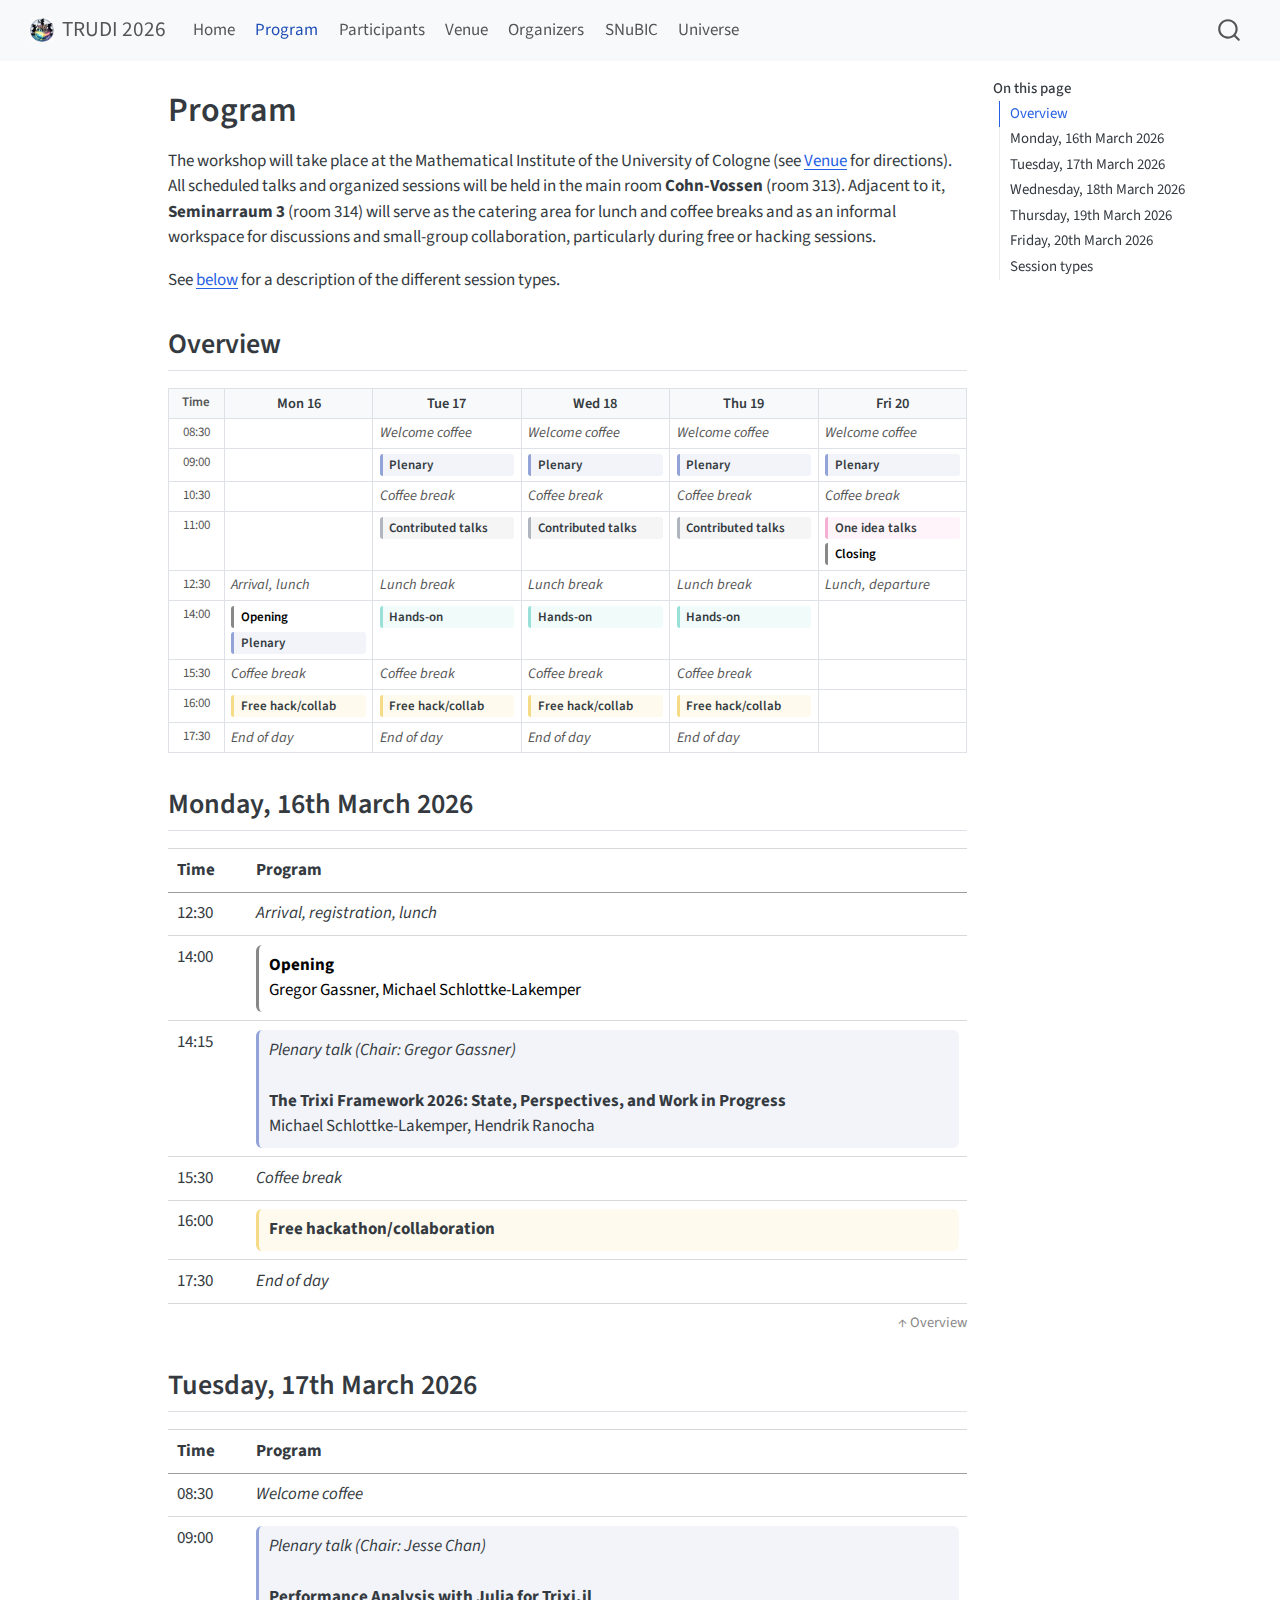
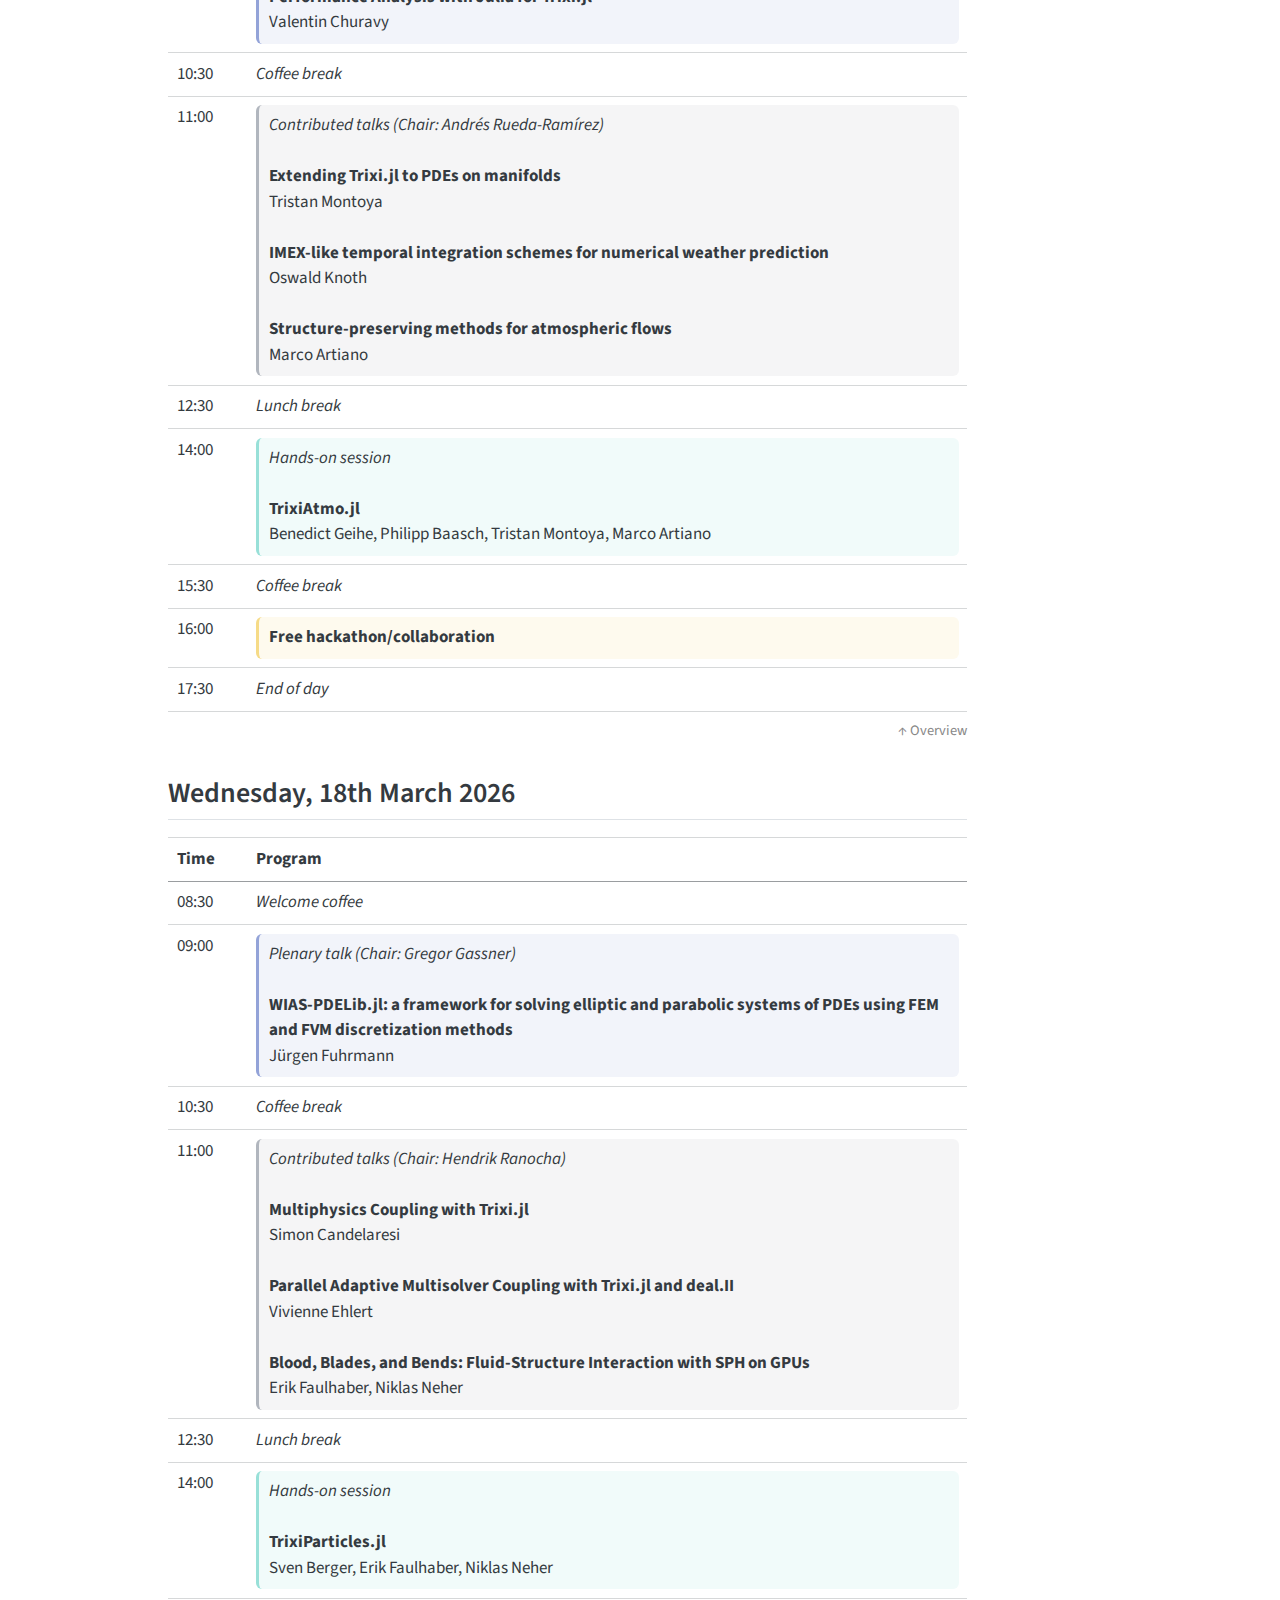
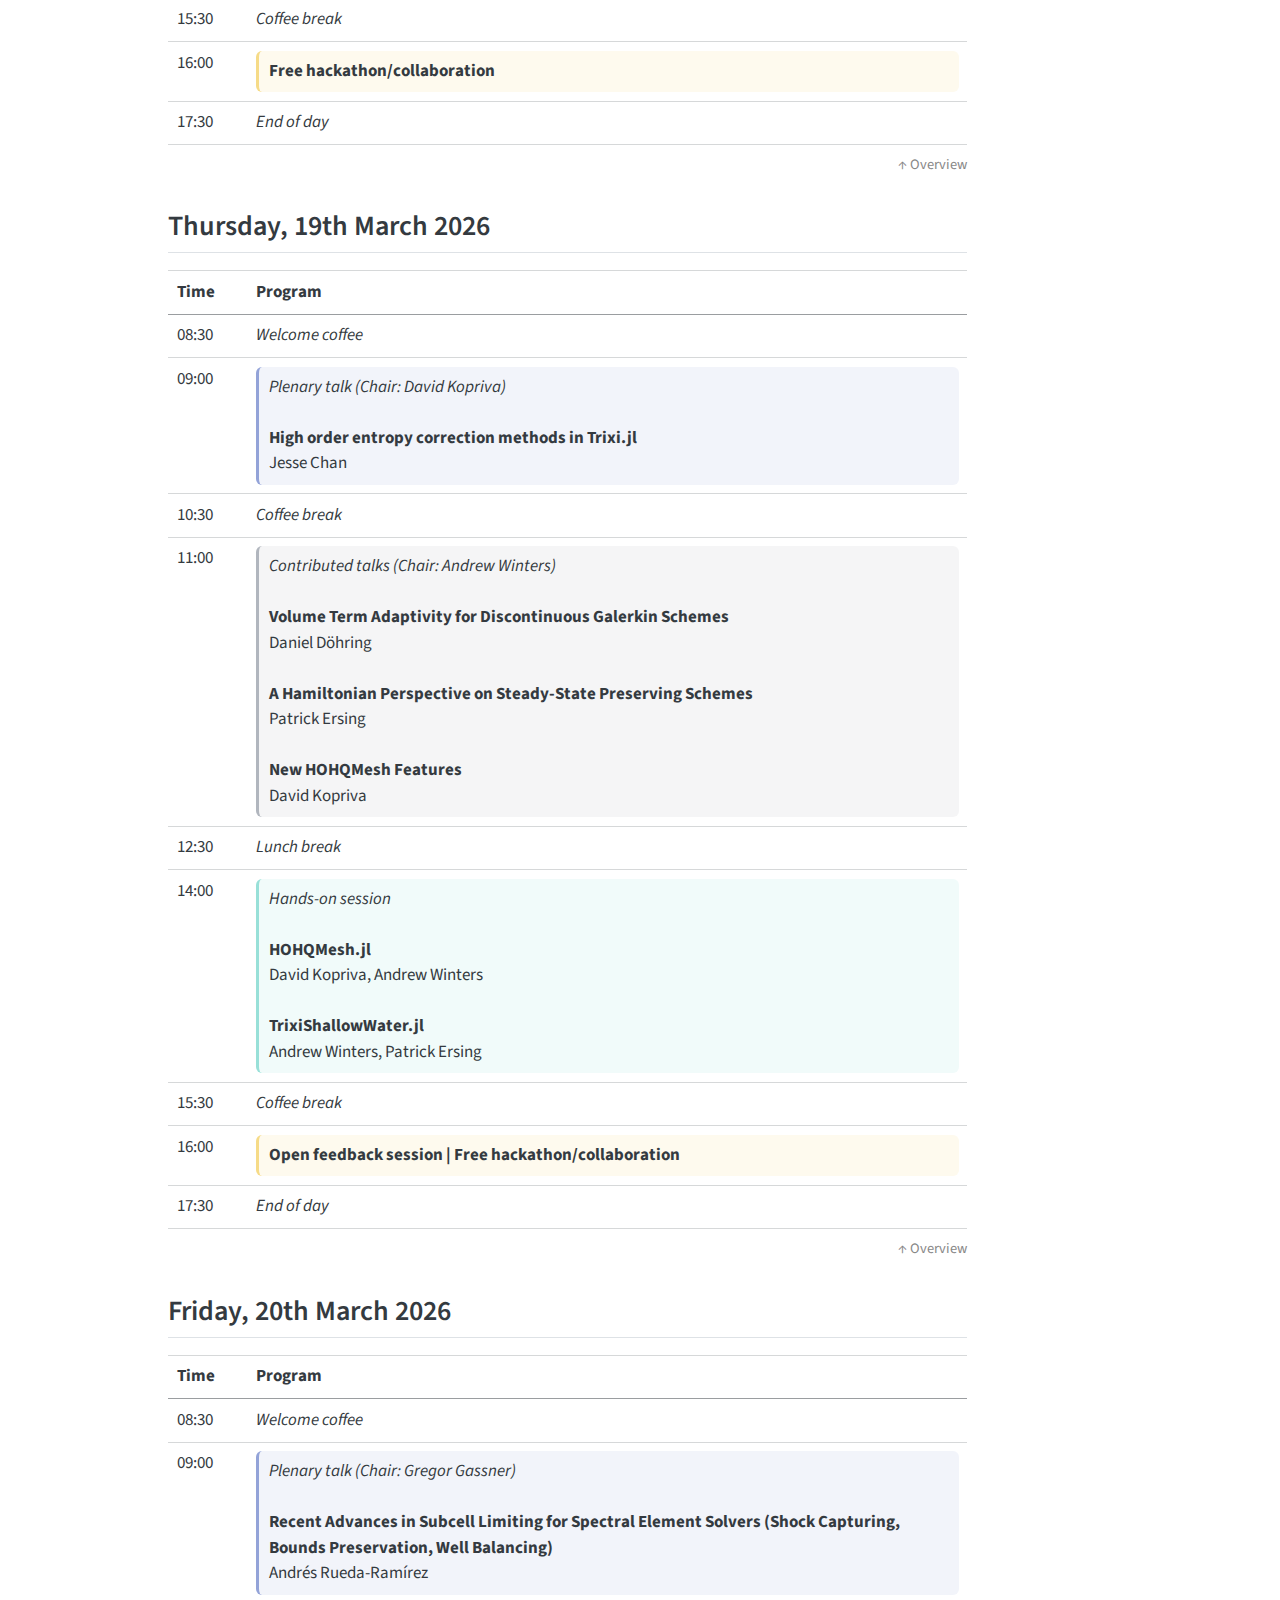
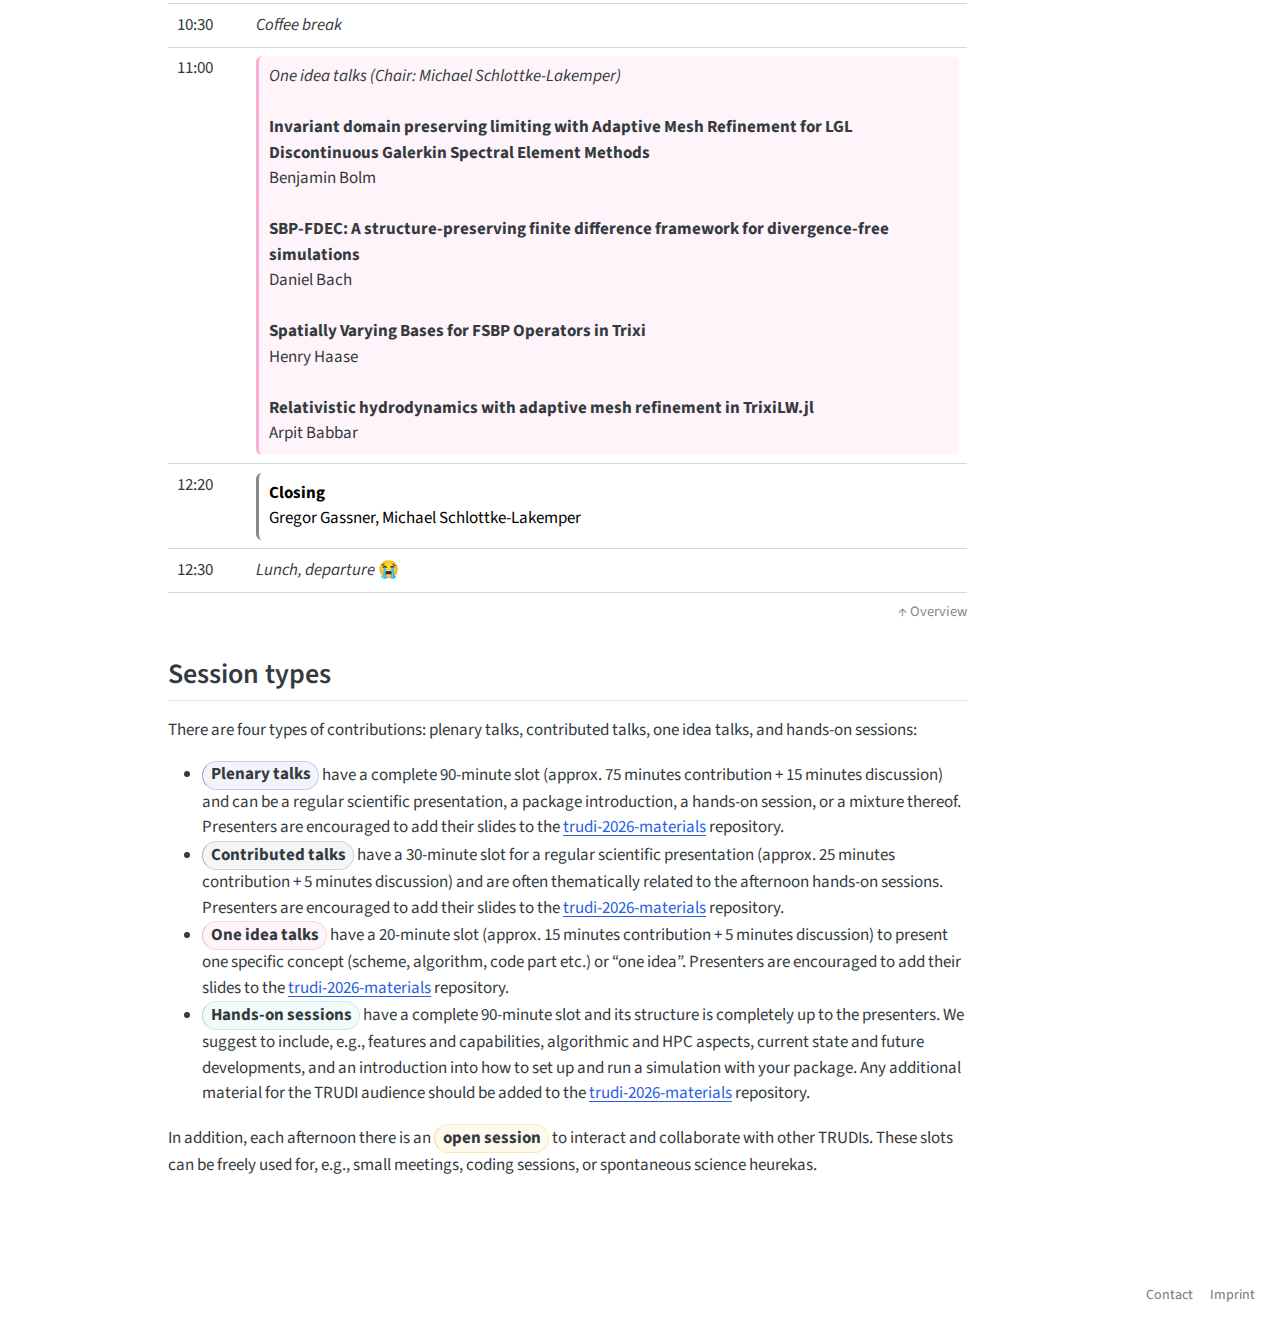
<file: program.html>
<!DOCTYPE html>
<html xmlns="http://www.w3.org/1999/xhtml" lang="en" xml:lang="en"><head>

<meta charset="utf-8">
<meta name="generator" content="quarto-1.8.27">

<meta name="viewport" content="width=device-width, initial-scale=1.0, user-scalable=yes">


<title>Program – TRUDI 2026</title>
<style>
code{white-space: pre-wrap;}
span.smallcaps{font-variant: small-caps;}
div.columns{display: flex; gap: min(4vw, 1.5em);}
div.column{flex: auto; overflow-x: auto;}
div.hanging-indent{margin-left: 1.5em; text-indent: -1.5em;}
ul.task-list{list-style: none;}
ul.task-list li input[type="checkbox"] {
  width: 0.8em;
  margin: 0 0.8em 0.2em -1em; /* quarto-specific, see https://github.com/quarto-dev/quarto-cli/issues/4556 */ 
  vertical-align: middle;
}
</style>


<script src="site_libs/quarto-nav/quarto-nav.js"></script>
<script src="site_libs/quarto-nav/headroom.min.js"></script>
<script src="site_libs/clipboard/clipboard.min.js"></script>
<script src="site_libs/quarto-search/autocomplete.umd.js"></script>
<script src="site_libs/quarto-search/fuse.min.js"></script>
<script src="site_libs/quarto-search/quarto-search.js"></script>
<meta name="quarto:offset" content="./">
<script src="site_libs/quarto-html/quarto.js" type="module"></script>
<script src="site_libs/quarto-html/tabsets/tabsets.js" type="module"></script>
<script src="site_libs/quarto-html/axe/axe-check.js" type="module"></script>
<script src="site_libs/quarto-html/popper.min.js"></script>
<script src="site_libs/quarto-html/tippy.umd.min.js"></script>
<script src="site_libs/quarto-html/anchor.min.js"></script>
<link href="site_libs/quarto-html/tippy.css" rel="stylesheet">
<link href="site_libs/quarto-html/quarto-syntax-highlighting-ed96de9b727972fe78a7b5d16c58bf87.css" rel="stylesheet" id="quarto-text-highlighting-styles">
<script src="site_libs/bootstrap/bootstrap.min.js"></script>
<link href="site_libs/bootstrap/bootstrap-icons.css" rel="stylesheet">
<link href="site_libs/bootstrap/bootstrap-afa37c5c79185640b9c231024f4fe5ea.min.css" rel="stylesheet" append-hash="true" id="quarto-bootstrap" data-mode="light">
<script id="quarto-search-options" type="application/json">{
  "location": "navbar",
  "copy-button": false,
  "collapse-after": 3,
  "panel-placement": "end",
  "type": "overlay",
  "limit": 50,
  "keyboard-shortcut": [
    "f",
    "/",
    "s"
  ],
  "show-item-context": false,
  "language": {
    "search-no-results-text": "No results",
    "search-matching-documents-text": "matching documents",
    "search-copy-link-title": "Copy link to search",
    "search-hide-matches-text": "Hide additional matches",
    "search-more-match-text": "more match in this document",
    "search-more-matches-text": "more matches in this document",
    "search-clear-button-title": "Clear",
    "search-text-placeholder": "",
    "search-detached-cancel-button-title": "Cancel",
    "search-submit-button-title": "Submit",
    "search-label": "Search"
  }
}</script>


<link rel="stylesheet" href="styles.css">
</head>

<body class="nav-fixed quarto-light">

<div id="quarto-search-results"></div>
  <header id="quarto-header" class="headroom fixed-top">
    <nav class="navbar navbar-expand-lg " data-bs-theme="dark">
      <div class="navbar-container container-fluid">
      <div class="navbar-brand-container mx-auto">
    <a href="./index.html" class="navbar-brand navbar-brand-logo">
    <img src="./assets/TRUDI2026_notext_256x256.png" alt="" class="navbar-logo light-content">
    <img src="./assets/TRUDI2026_notext_256x256.png" alt="" class="navbar-logo dark-content">
    </a>
    <a class="navbar-brand" href="./index.html">
    <span class="navbar-title">TRUDI 2026</span>
    </a>
  </div>
            <div id="quarto-search" class="" title="Search"></div>
          <button class="navbar-toggler" type="button" data-bs-toggle="collapse" data-bs-target="#navbarCollapse" aria-controls="navbarCollapse" role="menu" aria-expanded="false" aria-label="Toggle navigation" onclick="if (window.quartoToggleHeadroom) { window.quartoToggleHeadroom(); }">
  <span class="navbar-toggler-icon"></span>
</button>
          <div class="collapse navbar-collapse" id="navbarCollapse">
            <ul class="navbar-nav navbar-nav-scroll me-auto">
  <li class="nav-item">
    <a class="nav-link" href="./index.html"> 
<span class="menu-text">Home</span></a>
  </li>  
  <li class="nav-item">
    <a class="nav-link active" href="./program.html" aria-current="page"> 
<span class="menu-text">Program</span></a>
  </li>  
  <li class="nav-item">
    <a class="nav-link" href="./participants.html"> 
<span class="menu-text">Participants</span></a>
  </li>  
  <li class="nav-item">
    <a class="nav-link" href="./venue.html"> 
<span class="menu-text">Venue</span></a>
  </li>  
  <li class="nav-item">
    <a class="nav-link" href="./organizers.html"> 
<span class="menu-text">Organizers</span></a>
  </li>  
  <li class="nav-item">
    <a class="nav-link" href="./snubic.html"> 
<span class="menu-text">SNuBIC</span></a>
  </li>  
  <li class="nav-item">
    <a class="nav-link" href="./universe.html"> 
<span class="menu-text">Universe</span></a>
  </li>  
</ul>
          </div> <!-- /navcollapse -->
            <div class="quarto-navbar-tools">
</div>
      </div> <!-- /container-fluid -->
    </nav>
</header>
<!-- content -->
<div id="quarto-content" class="quarto-container page-columns page-rows-contents page-layout-article page-navbar">
<!-- sidebar -->
<!-- margin-sidebar -->
    <div id="quarto-margin-sidebar" class="sidebar margin-sidebar">
        <nav id="TOC" role="doc-toc" class="toc-active">
    <h2 id="toc-title">On this page</h2>
   
  <ul>
  <li><a href="#overview" id="toc-overview" class="nav-link active" data-scroll-target="#overview">Overview</a></li>
  <li><a href="#monday-16th-march-2026" id="toc-monday-16th-march-2026" class="nav-link" data-scroll-target="#monday-16th-march-2026">Monday, 16th March 2026</a></li>
  <li><a href="#tuesday-17th-march-2026" id="toc-tuesday-17th-march-2026" class="nav-link" data-scroll-target="#tuesday-17th-march-2026">Tuesday, 17th March 2026</a></li>
  <li><a href="#wednesday-18th-march-2026" id="toc-wednesday-18th-march-2026" class="nav-link" data-scroll-target="#wednesday-18th-march-2026">Wednesday, 18th March 2026</a></li>
  <li><a href="#thursday-19th-march-2026" id="toc-thursday-19th-march-2026" class="nav-link" data-scroll-target="#thursday-19th-march-2026">Thursday, 19th March 2026</a></li>
  <li><a href="#friday-20th-march-2026" id="toc-friday-20th-march-2026" class="nav-link" data-scroll-target="#friday-20th-march-2026">Friday, 20th March 2026</a></li>
  <li><a href="#session-types" id="toc-session-types" class="nav-link" data-scroll-target="#session-types">Session types</a></li>
  </ul>
</nav>
    </div>
<!-- main -->
<main class="content" id="quarto-document-content">

<header id="title-block-header" class="quarto-title-block default">
<div class="quarto-title">
<h1 class="title">Program</h1>
</div>



<div class="quarto-title-meta">

    
  
    
  </div>
  


</header>


<p>The workshop will take place at the Mathematical Institute of the University of Cologne (see <a href="./venue.html">Venue</a> for directions). All scheduled talks and organized sessions will be held in the main room <strong>Cohn-Vossen</strong> (room 313). Adjacent to it, <strong>Seminarraum 3</strong> (room 314) will serve as the catering area for lunch and coffee breaks and as an informal workspace for discussions and small-group collaboration, particularly during free or hacking sessions.</p>
<p>See <a href="#session-types">below</a> for a description of the different session types.</p>
<section id="overview" class="level2">
<h2 class="anchored" data-anchor-id="overview">Overview</h2>
<table class="overview-table">
<thead>
<tr>
<th class="col-time">
Time
</th>
<th>
<a href="#monday-16th-march-2026">Mon 16</a>
</th>
<th>
<a href="#tuesday-17th-march-2026">Tue 17</a>
</th>
<th>
<a href="#wednesday-18th-march-2026">Wed 18</a>
</th>
<th>
<a href="#thursday-19th-march-2026">Thu 19</a>
</th>
<th>
<a href="#friday-20th-march-2026">Fri 20</a>
</th>
</tr>
</thead>
<tbody>
<tr>
<td class="col-time">
08:30
</td>
<td>
</td>
<td class="neutral">
Welcome coffee
</td>
<td class="neutral">
Welcome coffee
</td>
<td class="neutral">
Welcome coffee
</td>
<td class="neutral">
Welcome coffee
</td>
</tr>
<tr>
<td class="col-time">
09:00
</td>
<td>
</td>
<td>
<a href="#tue-plenary" class="slot plenary">Plenary</a>
</td>
<td>
<a href="#wed-plenary" class="slot plenary">Plenary</a>
</td>
<td>
<a href="#thu-plenary" class="slot plenary">Plenary</a>
</td>
<td>
<a href="#fri-plenary" class="slot plenary">Plenary</a>
</td>
</tr>
<tr>
<td class="col-time">
10:30
</td>
<td>
</td>
<td class="neutral">
Coffee break
</td>
<td class="neutral">
Coffee break
</td>
<td class="neutral">
Coffee break
</td>
<td class="neutral">
Coffee break
</td>
</tr>
<tr>
<td class="col-time">
11:00
</td>
<td>
</td>
<td>
<a href="#tue-contributed" class="slot contributed">Contributed talks</a>
</td>
<td>
<a href="#wed-contributed" class="slot contributed">Contributed talks</a>
</td>
<td>
<a href="#thu-contributed" class="slot contributed">Contributed talks</a>
</td>
<td>
<a href="#fri-oneidea" class="slot oneidea">One idea talks</a><a href="#fri-closing" class="slot neutral-closing">Closing</a>
</td>
</tr>
<tr>
<td class="col-time">
12:30
</td>
<td class="neutral">
Arrival, lunch
</td>
<td class="neutral">
Lunch break
</td>
<td class="neutral">
Lunch break
</td>
<td class="neutral">
Lunch break
</td>
<td>
<span class="neutral">Lunch, departure</span>
</td>
</tr>
<tr>
<td class="col-time">
14:00
</td>
<td>
<a href="#mon-opening" class="slot neutral-opening">Opening</a><a href="#mon-plenary" class="slot plenary">Plenary</a>
</td>
<td>
<a href="#tue-handson" class="slot handson">Hands-on</a>
</td>
<td>
<a href="#wed-handson" class="slot handson">Hands-on</a>
</td>
<td>
<a href="#thu-handson" class="slot handson">Hands-on</a>
</td>
<td>
</td>
</tr>
<tr>
<td class="col-time">
15:30
</td>
<td class="neutral">
Coffee break
</td>
<td class="neutral">
Coffee break
</td>
<td class="neutral">
Coffee break
</td>
<td class="neutral">
Coffee break
</td>
<td>
</td>
</tr>
<tr>
<td class="col-time">
16:00
</td>
<td>
<a href="#mon-open" class="slot open">Free hack/collab</a>
</td>
<td>
<a href="#tue-open" class="slot open">Free hack/collab</a>
</td>
<td>
<a href="#wed-open" class="slot open">Free hack/collab</a>
</td>
<td>
<a href="#thu-open" class="slot open">Free hack/collab</a>
</td>
<td>
</td>
</tr>
<tr>
<td class="col-time">
17:30
</td>
<td class="neutral">
End of day
</td>
<td class="neutral">
End of day
</td>
<td class="neutral">
End of day
</td>
<td class="neutral">
End of day
</td>
<td>
</td>
</tr>
</tbody>
</table>
</section>
<section id="monday-16th-march-2026" class="level2">
<h2 class="anchored" data-anchor-id="monday-16th-march-2026">Monday, 16th March 2026</h2>
<table class="caption-top table">
<colgroup>
<col style="width: 10%">
<col style="width: 90%">
</colgroup>
<thead>
<tr class="header">
<th>Time</th>
<th>Program</th>
</tr>
</thead>
<tbody>
<tr class="odd">
<td>12:30</td>
<td><em>Arrival, registration, lunch</em></td>
</tr>
<tr class="even">
<td>14:00</td>
<td><span id="mon-opening" class="slot neutral"><strong>Opening</strong><br>Gregor Gassner, Michael Schlottke-Lakemper</span></td>
</tr>
<tr class="odd">
<td>14:15</td>
<td><span id="mon-plenary" class="slot plenary"><em>Plenary talk (Chair: Gregor Gassner)</em><br><br><strong>The Trixi Framework 2026: State, Perspectives, and Work in Progress</strong><br>Michael Schlottke-Lakemper, Hendrik Ranocha</span></td>
</tr>
<tr class="even">
<td>15:30</td>
<td><em>Coffee break</em></td>
</tr>
<tr class="odd">
<td>16:00</td>
<td><span id="mon-open" class="slot open"><strong>Free hackathon/collaboration</strong></span></td>
</tr>
<tr class="even">
<td>17:30</td>
<td><em>End of day</em></td>
</tr>
</tbody>
</table>
<p><a href="#overview" class="overview-back">↑ Overview</a></p>
</section>
<section id="tuesday-17th-march-2026" class="level2">
<h2 class="anchored" data-anchor-id="tuesday-17th-march-2026">Tuesday, 17th March 2026</h2>
<table class="caption-top table">
<colgroup>
<col style="width: 10%">
<col style="width: 90%">
</colgroup>
<thead>
<tr class="header">
<th>Time</th>
<th>Program</th>
</tr>
</thead>
<tbody>
<tr class="odd">
<td>08:30</td>
<td><em>Welcome coffee</em></td>
</tr>
<tr class="even">
<td>09:00</td>
<td><span id="tue-plenary" class="slot plenary"><em>Plenary talk (Chair: Jesse Chan)</em><br><br><strong>Performance Analysis with Julia for Trixi.jl</strong><br>Valentin Churavy</span></td>
</tr>
<tr class="odd">
<td>10:30</td>
<td><em>Coffee break</em></td>
</tr>
<tr class="even">
<td>11:00</td>
<td><span id="tue-contributed" class="slot contributed"><em>Contributed talks (Chair: Andrés Rueda-Ramírez)</em><br><br><strong>Extending Trixi.jl to PDEs on manifolds</strong><br>Tristan Montoya<br><br><strong>IMEX-like temporal integration schemes for numerical weather prediction</strong><br>Oswald Knoth<br><br><strong>Structure-preserving methods for atmospheric flows</strong><br>Marco Artiano</span></td>
</tr>
<tr class="odd">
<td>12:30</td>
<td><em>Lunch break</em></td>
</tr>
<tr class="even">
<td>14:00</td>
<td><span id="tue-handson" class="slot handson"><em>Hands-on session</em><br><br><strong>TrixiAtmo.jl</strong><br>Benedict Geihe, Philipp Baasch, Tristan Montoya, Marco Artiano</span></td>
</tr>
<tr class="odd">
<td>15:30</td>
<td><em>Coffee break</em></td>
</tr>
<tr class="even">
<td>16:00</td>
<td><span id="tue-open" class="slot open"><strong>Free hackathon/collaboration</strong></span></td>
</tr>
<tr class="odd">
<td>17:30</td>
<td><em>End of day</em></td>
</tr>
</tbody>
</table>
<p><a href="#overview" class="overview-back">↑ Overview</a></p>
</section>
<section id="wednesday-18th-march-2026" class="level2">
<h2 class="anchored" data-anchor-id="wednesday-18th-march-2026">Wednesday, 18th March 2026</h2>
<table class="caption-top table">
<colgroup>
<col style="width: 10%">
<col style="width: 90%">
</colgroup>
<thead>
<tr class="header">
<th>Time</th>
<th>Program</th>
</tr>
</thead>
<tbody>
<tr class="odd">
<td>08:30</td>
<td><em>Welcome coffee</em></td>
</tr>
<tr class="even">
<td>09:00</td>
<td><span id="wed-plenary" class="slot plenary"><em>Plenary talk (Chair: Gregor Gassner)</em><br><br><strong>WIAS-PDELib.jl: a framework for solving elliptic and parabolic systems of PDEs using FEM and FVM discretization methods</strong><br>Jürgen Fuhrmann</span></td>
</tr>
<tr class="odd">
<td>10:30</td>
<td><em>Coffee break</em></td>
</tr>
<tr class="even">
<td>11:00</td>
<td><span id="wed-contributed" class="slot contributed"><em>Contributed talks (Chair: Hendrik Ranocha)</em><br><br><strong>Multiphysics Coupling with Trixi.jl</strong><br>Simon Candelaresi<br><br><strong>Parallel Adaptive Multisolver Coupling with Trixi.jl and deal.II</strong><br>Vivienne Ehlert<br><br><strong>Blood, Blades, and Bends: Fluid-Structure Interaction with SPH on GPUs</strong><br>Erik Faulhaber, Niklas Neher</span></td>
</tr>
<tr class="odd">
<td>12:30</td>
<td><em>Lunch break</em></td>
</tr>
<tr class="even">
<td>14:00</td>
<td><span id="wed-handson" class="slot handson"><em>Hands-on session</em><br><br><strong>TrixiParticles.jl</strong><br>Sven Berger, Erik Faulhaber, Niklas Neher</span></td>
</tr>
<tr class="odd">
<td>15:30</td>
<td><em>Coffee break</em></td>
</tr>
<tr class="even">
<td>16:00</td>
<td><span id="wed-open" class="slot open"><strong>Free hackathon/collaboration</strong></span></td>
</tr>
<tr class="odd">
<td>17:30</td>
<td><em>End of day</em></td>
</tr>
</tbody>
</table>
<p><a href="#overview" class="overview-back">↑ Overview</a></p>
</section>
<section id="thursday-19th-march-2026" class="level2">
<h2 class="anchored" data-anchor-id="thursday-19th-march-2026">Thursday, 19th March 2026</h2>
<table class="caption-top table">
<colgroup>
<col style="width: 10%">
<col style="width: 90%">
</colgroup>
<thead>
<tr class="header">
<th>Time</th>
<th>Program</th>
</tr>
</thead>
<tbody>
<tr class="odd">
<td>08:30</td>
<td><em>Welcome coffee</em></td>
</tr>
<tr class="even">
<td>09:00</td>
<td><span id="thu-plenary" class="slot plenary"><em>Plenary talk (Chair: David Kopriva)</em><br><br><strong>High order entropy correction methods in Trixi.jl</strong><br>Jesse Chan</span></td>
</tr>
<tr class="odd">
<td>10:30</td>
<td><em>Coffee break</em></td>
</tr>
<tr class="even">
<td>11:00</td>
<td><span id="thu-contributed" class="slot contributed"><em>Contributed talks (Chair: Andrew Winters)</em><br><br><strong>Volume Term Adaptivity for Discontinuous Galerkin Schemes</strong><br>Daniel Döhring<br><br><strong>A Hamiltonian Perspective on Steady-State Preserving Schemes</strong><br>Patrick Ersing<br><br><strong>New HOHQMesh Features</strong><br>David Kopriva</span></td>
</tr>
<tr class="odd">
<td>12:30</td>
<td><em>Lunch break</em></td>
</tr>
<tr class="even">
<td>14:00</td>
<td><span id="thu-handson" class="slot handson"><em>Hands-on session</em><br><br><strong>HOHQMesh.jl</strong><br>David Kopriva, Andrew Winters<br><br><strong>TrixiShallowWater.jl</strong><br>Andrew Winters, Patrick Ersing</span></td>
</tr>
<tr class="odd">
<td>15:30</td>
<td><em>Coffee break</em></td>
</tr>
<tr class="even">
<td>16:00</td>
<td><span id="thu-open" class="slot open"><strong>Open feedback session | Free hackathon/collaboration</strong></span></td>
</tr>
<tr class="odd">
<td>17:30</td>
<td><em>End of day</em></td>
</tr>
</tbody>
</table>
<p><a href="#overview" class="overview-back">↑ Overview</a></p>
</section>
<section id="friday-20th-march-2026" class="level2">
<h2 class="anchored" data-anchor-id="friday-20th-march-2026">Friday, 20th March 2026</h2>
<table class="caption-top table">
<colgroup>
<col style="width: 10%">
<col style="width: 90%">
</colgroup>
<thead>
<tr class="header">
<th>Time</th>
<th>Program</th>
</tr>
</thead>
<tbody>
<tr class="odd">
<td>08:30</td>
<td><em>Welcome coffee</em></td>
</tr>
<tr class="even">
<td>09:00</td>
<td><span id="fri-plenary" class="slot plenary"><em>Plenary talk (Chair: Gregor Gassner)</em><br><br><strong>Recent Advances in Subcell Limiting for Spectral Element Solvers (Shock Capturing, Bounds Preservation, Well Balancing)</strong><br>Andrés Rueda-Ramírez</span></td>
</tr>
<tr class="odd">
<td>10:30</td>
<td><em>Coffee break</em></td>
</tr>
<tr class="even">
<td>11:00</td>
<td><span id="fri-oneidea" class="slot oneidea"><em>One idea talks (Chair: Michael Schlottke-Lakemper)</em><br><br><strong>Invariant domain preserving limiting with Adaptive Mesh Refinement for LGL Discontinuous Galerkin Spectral Element Methods</strong><br>Benjamin Bolm<br><br><strong>SBP-FDEC: A structure-preserving finite difference framework for divergence-free simulations</strong><br>Daniel Bach<br><br><strong>Spatially Varying Bases for FSBP Operators in Trixi</strong><br>Henry Haase<br><br><strong>Relativistic hydrodynamics with adaptive mesh refinement in TrixiLW.jl</strong><br>Arpit Babbar</span></td>
</tr>
<tr class="odd">
<td>12:20</td>
<td><span id="fri-closing" class="slot neutral"><strong>Closing</strong><br>Gregor Gassner, Michael Schlottke-Lakemper</span></td>
</tr>
<tr class="even">
<td>12:30</td>
<td><em>Lunch, departure</em> 😭</td>
</tr>
</tbody>
</table>
<p><a href="#overview" class="overview-back">↑ Overview</a></p>
</section>
<section id="session-types" class="level2">
<h2 class="anchored" data-anchor-id="session-types">Session types</h2>
<p>There are four types of contributions: plenary talks, contributed talks, one idea talks, and hands-on sessions:</p>
<ul>
<li><span class="slotcat plenary"><strong>Plenary talks</strong></span> have a complete 90-minute slot (approx. 75 minutes contribution + 15 minutes discussion) and can be a regular scientific presentation, a package introduction, a hands-on session, or a mixture thereof. Presenters are encouraged to add their slides to the <a href="https://github.com/trixi-framework/trudi-2026-materials">trudi-2026-materials</a> repository.</li>
<li><span class="slotcat contributed"><strong>Contributed talks</strong></span> have a 30-minute slot for a regular scientific presentation (approx. 25 minutes contribution + 5 minutes discussion) and are often thematically related to the afternoon hands-on sessions. Presenters are encouraged to add their slides to the <a href="https://github.com/trixi-framework/trudi-2026-materials">trudi-2026-materials</a> repository.</li>
<li><span class="slotcat oneidea"><strong>One idea talks</strong></span> have a 20-minute slot (approx. 15 minutes contribution + 5 minutes discussion) to present one specific concept (scheme, algorithm, code part etc.) or “one idea”. Presenters are encouraged to add their slides to the <a href="https://github.com/trixi-framework/trudi-2026-materials">trudi-2026-materials</a> repository.</li>
<li><span class="slotcat handson"><strong>Hands-on sessions</strong></span> have a complete 90-minute slot and its structure is completely up to the presenters. We suggest to include, e.g., features and capabilities, algorithmic and HPC aspects, current state and future developments, and an introduction into how to set up and run a simulation with your package. Any additional material for the TRUDI audience should be added to the <a href="https://github.com/trixi-framework/trudi-2026-materials">trudi-2026-materials</a> repository.</li>
</ul>
<p>In addition, each afternoon there is an <span class="slotcat open"><strong>open session</strong></span> to interact and collaborate with other TRUDIs. These slots can be freely used for, e.g., small meetings, coding sessions, or spontaneous science heurekas.</p>


</section>

</main> <!-- /main -->
<script id="quarto-html-after-body" type="application/javascript">
  window.document.addEventListener("DOMContentLoaded", function (event) {
    const icon = "";
    const anchorJS = new window.AnchorJS();
    anchorJS.options = {
      placement: 'right',
      icon: icon
    };
    anchorJS.add('.anchored');
    const isCodeAnnotation = (el) => {
      for (const clz of el.classList) {
        if (clz.startsWith('code-annotation-')) {                     
          return true;
        }
      }
      return false;
    }
    const onCopySuccess = function(e) {
      // button target
      const button = e.trigger;
      // don't keep focus
      button.blur();
      // flash "checked"
      button.classList.add('code-copy-button-checked');
      var currentTitle = button.getAttribute("title");
      button.setAttribute("title", "Copied!");
      let tooltip;
      if (window.bootstrap) {
        button.setAttribute("data-bs-toggle", "tooltip");
        button.setAttribute("data-bs-placement", "left");
        button.setAttribute("data-bs-title", "Copied!");
        tooltip = new bootstrap.Tooltip(button, 
          { trigger: "manual", 
            customClass: "code-copy-button-tooltip",
            offset: [0, -8]});
        tooltip.show();    
      }
      setTimeout(function() {
        if (tooltip) {
          tooltip.hide();
          button.removeAttribute("data-bs-title");
          button.removeAttribute("data-bs-toggle");
          button.removeAttribute("data-bs-placement");
        }
        button.setAttribute("title", currentTitle);
        button.classList.remove('code-copy-button-checked');
      }, 1000);
      // clear code selection
      e.clearSelection();
    }
    const getTextToCopy = function(trigger) {
      const outerScaffold = trigger.parentElement.cloneNode(true);
      const codeEl = outerScaffold.querySelector('code');
      for (const childEl of codeEl.children) {
        if (isCodeAnnotation(childEl)) {
          childEl.remove();
        }
      }
      return codeEl.innerText;
    }
    const clipboard = new window.ClipboardJS('.code-copy-button:not([data-in-quarto-modal])', {
      text: getTextToCopy
    });
    clipboard.on('success', onCopySuccess);
    if (window.document.getElementById('quarto-embedded-source-code-modal')) {
      const clipboardModal = new window.ClipboardJS('.code-copy-button[data-in-quarto-modal]', {
        text: getTextToCopy,
        container: window.document.getElementById('quarto-embedded-source-code-modal')
      });
      clipboardModal.on('success', onCopySuccess);
    }
      var localhostRegex = new RegExp(/^(?:http|https):\/\/localhost\:?[0-9]*\//);
      var mailtoRegex = new RegExp(/^mailto:/);
        var filterRegex = new RegExp("https:\/\/trixi-framework\.github\.io\/trudi-2026\/");
      var isInternal = (href) => {
          return filterRegex.test(href) || localhostRegex.test(href) || mailtoRegex.test(href);
      }
      // Inspect non-navigation links and adorn them if external
     var links = window.document.querySelectorAll('a[href]:not(.nav-link):not(.navbar-brand):not(.toc-action):not(.sidebar-link):not(.sidebar-item-toggle):not(.pagination-link):not(.no-external):not([aria-hidden]):not(.dropdown-item):not(.quarto-navigation-tool):not(.about-link)');
      for (var i=0; i<links.length; i++) {
        const link = links[i];
        if (!isInternal(link.href)) {
          // undo the damage that might have been done by quarto-nav.js in the case of
          // links that we want to consider external
          if (link.dataset.originalHref !== undefined) {
            link.href = link.dataset.originalHref;
          }
        }
      }
    function tippyHover(el, contentFn, onTriggerFn, onUntriggerFn) {
      const config = {
        allowHTML: true,
        maxWidth: 500,
        delay: 100,
        arrow: false,
        appendTo: function(el) {
            return el.parentElement;
        },
        interactive: true,
        interactiveBorder: 10,
        theme: 'quarto',
        placement: 'bottom-start',
      };
      if (contentFn) {
        config.content = contentFn;
      }
      if (onTriggerFn) {
        config.onTrigger = onTriggerFn;
      }
      if (onUntriggerFn) {
        config.onUntrigger = onUntriggerFn;
      }
      window.tippy(el, config); 
    }
    const noterefs = window.document.querySelectorAll('a[role="doc-noteref"]');
    for (var i=0; i<noterefs.length; i++) {
      const ref = noterefs[i];
      tippyHover(ref, function() {
        // use id or data attribute instead here
        let href = ref.getAttribute('data-footnote-href') || ref.getAttribute('href');
        try { href = new URL(href).hash; } catch {}
        const id = href.replace(/^#\/?/, "");
        const note = window.document.getElementById(id);
        if (note) {
          return note.innerHTML;
        } else {
          return "";
        }
      });
    }
    const xrefs = window.document.querySelectorAll('a.quarto-xref');
    const processXRef = (id, note) => {
      // Strip column container classes
      const stripColumnClz = (el) => {
        el.classList.remove("page-full", "page-columns");
        if (el.children) {
          for (const child of el.children) {
            stripColumnClz(child);
          }
        }
      }
      stripColumnClz(note)
      if (id === null || id.startsWith('sec-')) {
        // Special case sections, only their first couple elements
        const container = document.createElement("div");
        if (note.children && note.children.length > 2) {
          container.appendChild(note.children[0].cloneNode(true));
          for (let i = 1; i < note.children.length; i++) {
            const child = note.children[i];
            if (child.tagName === "P" && child.innerText === "") {
              continue;
            } else {
              container.appendChild(child.cloneNode(true));
              break;
            }
          }
          if (window.Quarto?.typesetMath) {
            window.Quarto.typesetMath(container);
          }
          return container.innerHTML
        } else {
          if (window.Quarto?.typesetMath) {
            window.Quarto.typesetMath(note);
          }
          return note.innerHTML;
        }
      } else {
        // Remove any anchor links if they are present
        const anchorLink = note.querySelector('a.anchorjs-link');
        if (anchorLink) {
          anchorLink.remove();
        }
        if (window.Quarto?.typesetMath) {
          window.Quarto.typesetMath(note);
        }
        if (note.classList.contains("callout")) {
          return note.outerHTML;
        } else {
          return note.innerHTML;
        }
      }
    }
    for (var i=0; i<xrefs.length; i++) {
      const xref = xrefs[i];
      tippyHover(xref, undefined, function(instance) {
        instance.disable();
        let url = xref.getAttribute('href');
        let hash = undefined; 
        if (url.startsWith('#')) {
          hash = url;
        } else {
          try { hash = new URL(url).hash; } catch {}
        }
        if (hash) {
          const id = hash.replace(/^#\/?/, "");
          const note = window.document.getElementById(id);
          if (note !== null) {
            try {
              const html = processXRef(id, note.cloneNode(true));
              instance.setContent(html);
            } finally {
              instance.enable();
              instance.show();
            }
          } else {
            // See if we can fetch this
            fetch(url.split('#')[0])
            .then(res => res.text())
            .then(html => {
              const parser = new DOMParser();
              const htmlDoc = parser.parseFromString(html, "text/html");
              const note = htmlDoc.getElementById(id);
              if (note !== null) {
                const html = processXRef(id, note);
                instance.setContent(html);
              } 
            }).finally(() => {
              instance.enable();
              instance.show();
            });
          }
        } else {
          // See if we can fetch a full url (with no hash to target)
          // This is a special case and we should probably do some content thinning / targeting
          fetch(url)
          .then(res => res.text())
          .then(html => {
            const parser = new DOMParser();
            const htmlDoc = parser.parseFromString(html, "text/html");
            const note = htmlDoc.querySelector('main.content');
            if (note !== null) {
              // This should only happen for chapter cross references
              // (since there is no id in the URL)
              // remove the first header
              if (note.children.length > 0 && note.children[0].tagName === "HEADER") {
                note.children[0].remove();
              }
              const html = processXRef(null, note);
              instance.setContent(html);
            } 
          }).finally(() => {
            instance.enable();
            instance.show();
          });
        }
      }, function(instance) {
      });
    }
        let selectedAnnoteEl;
        const selectorForAnnotation = ( cell, annotation) => {
          let cellAttr = 'data-code-cell="' + cell + '"';
          let lineAttr = 'data-code-annotation="' +  annotation + '"';
          const selector = 'span[' + cellAttr + '][' + lineAttr + ']';
          return selector;
        }
        const selectCodeLines = (annoteEl) => {
          const doc = window.document;
          const targetCell = annoteEl.getAttribute("data-target-cell");
          const targetAnnotation = annoteEl.getAttribute("data-target-annotation");
          const annoteSpan = window.document.querySelector(selectorForAnnotation(targetCell, targetAnnotation));
          const lines = annoteSpan.getAttribute("data-code-lines").split(",");
          const lineIds = lines.map((line) => {
            return targetCell + "-" + line;
          })
          let top = null;
          let height = null;
          let parent = null;
          if (lineIds.length > 0) {
              //compute the position of the single el (top and bottom and make a div)
              const el = window.document.getElementById(lineIds[0]);
              top = el.offsetTop;
              height = el.offsetHeight;
              parent = el.parentElement.parentElement;
            if (lineIds.length > 1) {
              const lastEl = window.document.getElementById(lineIds[lineIds.length - 1]);
              const bottom = lastEl.offsetTop + lastEl.offsetHeight;
              height = bottom - top;
            }
            if (top !== null && height !== null && parent !== null) {
              // cook up a div (if necessary) and position it 
              let div = window.document.getElementById("code-annotation-line-highlight");
              if (div === null) {
                div = window.document.createElement("div");
                div.setAttribute("id", "code-annotation-line-highlight");
                div.style.position = 'absolute';
                parent.appendChild(div);
              }
              div.style.top = top - 2 + "px";
              div.style.height = height + 4 + "px";
              div.style.left = 0;
              let gutterDiv = window.document.getElementById("code-annotation-line-highlight-gutter");
              if (gutterDiv === null) {
                gutterDiv = window.document.createElement("div");
                gutterDiv.setAttribute("id", "code-annotation-line-highlight-gutter");
                gutterDiv.style.position = 'absolute';
                const codeCell = window.document.getElementById(targetCell);
                const gutter = codeCell.querySelector('.code-annotation-gutter');
                gutter.appendChild(gutterDiv);
              }
              gutterDiv.style.top = top - 2 + "px";
              gutterDiv.style.height = height + 4 + "px";
            }
            selectedAnnoteEl = annoteEl;
          }
        };
        const unselectCodeLines = () => {
          const elementsIds = ["code-annotation-line-highlight", "code-annotation-line-highlight-gutter"];
          elementsIds.forEach((elId) => {
            const div = window.document.getElementById(elId);
            if (div) {
              div.remove();
            }
          });
          selectedAnnoteEl = undefined;
        };
          // Handle positioning of the toggle
      window.addEventListener(
        "resize",
        throttle(() => {
          elRect = undefined;
          if (selectedAnnoteEl) {
            selectCodeLines(selectedAnnoteEl);
          }
        }, 10)
      );
      function throttle(fn, ms) {
      let throttle = false;
      let timer;
        return (...args) => {
          if(!throttle) { // first call gets through
              fn.apply(this, args);
              throttle = true;
          } else { // all the others get throttled
              if(timer) clearTimeout(timer); // cancel #2
              timer = setTimeout(() => {
                fn.apply(this, args);
                timer = throttle = false;
              }, ms);
          }
        };
      }
        // Attach click handler to the DT
        const annoteDls = window.document.querySelectorAll('dt[data-target-cell]');
        for (const annoteDlNode of annoteDls) {
          annoteDlNode.addEventListener('click', (event) => {
            const clickedEl = event.target;
            if (clickedEl !== selectedAnnoteEl) {
              unselectCodeLines();
              const activeEl = window.document.querySelector('dt[data-target-cell].code-annotation-active');
              if (activeEl) {
                activeEl.classList.remove('code-annotation-active');
              }
              selectCodeLines(clickedEl);
              clickedEl.classList.add('code-annotation-active');
            } else {
              // Unselect the line
              unselectCodeLines();
              clickedEl.classList.remove('code-annotation-active');
            }
          });
        }
    const findCites = (el) => {
      const parentEl = el.parentElement;
      if (parentEl) {
        const cites = parentEl.dataset.cites;
        if (cites) {
          return {
            el,
            cites: cites.split(' ')
          };
        } else {
          return findCites(el.parentElement)
        }
      } else {
        return undefined;
      }
    };
    var bibliorefs = window.document.querySelectorAll('a[role="doc-biblioref"]');
    for (var i=0; i<bibliorefs.length; i++) {
      const ref = bibliorefs[i];
      const citeInfo = findCites(ref);
      if (citeInfo) {
        tippyHover(citeInfo.el, function() {
          var popup = window.document.createElement('div');
          citeInfo.cites.forEach(function(cite) {
            var citeDiv = window.document.createElement('div');
            citeDiv.classList.add('hanging-indent');
            citeDiv.classList.add('csl-entry');
            var biblioDiv = window.document.getElementById('ref-' + cite);
            if (biblioDiv) {
              citeDiv.innerHTML = biblioDiv.innerHTML;
            }
            popup.appendChild(citeDiv);
          });
          return popup.innerHTML;
        });
      }
    }
  });
  </script>
</div> <!-- /content -->
<footer class="footer">
  <div class="nav-footer">
    <div class="nav-footer-left">
      &nbsp;
    </div>   
    <div class="nav-footer-center">
      &nbsp;
    </div>
    <div class="nav-footer-right">
      <ul class="footer-items list-unstyled">
    <li class="nav-item">
    <a class="nav-link" href="./organizers.html">
<p>Contact</p>
</a>
  </li>  
    <li class="nav-item">
    <a class="nav-link" href="https://uni-koeln.de/impressum">
<p>Imprint</p>
</a>
  </li>  
</ul>
    </div>
  </div>
</footer>




</body></html>
</file>
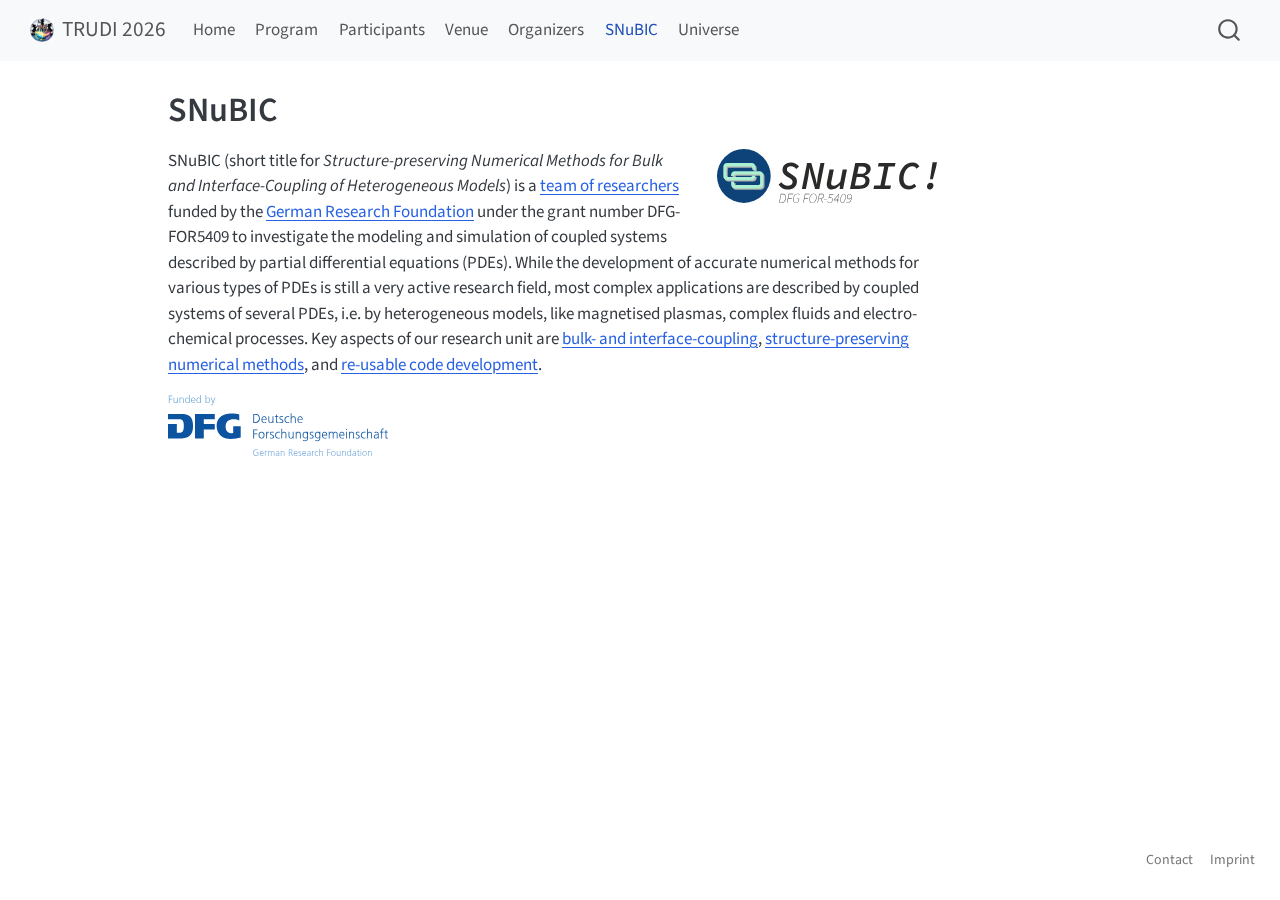
<file: snubic.html>
<!DOCTYPE html>
<html xmlns="http://www.w3.org/1999/xhtml" lang="en" xml:lang="en"><head>

<meta charset="utf-8">
<meta name="generator" content="quarto-1.8.27">

<meta name="viewport" content="width=device-width, initial-scale=1.0, user-scalable=yes">


<title>SNuBIC – TRUDI 2026</title>
<style>
code{white-space: pre-wrap;}
span.smallcaps{font-variant: small-caps;}
div.columns{display: flex; gap: min(4vw, 1.5em);}
div.column{flex: auto; overflow-x: auto;}
div.hanging-indent{margin-left: 1.5em; text-indent: -1.5em;}
ul.task-list{list-style: none;}
ul.task-list li input[type="checkbox"] {
  width: 0.8em;
  margin: 0 0.8em 0.2em -1em; /* quarto-specific, see https://github.com/quarto-dev/quarto-cli/issues/4556 */ 
  vertical-align: middle;
}
</style>


<script src="site_libs/quarto-nav/quarto-nav.js"></script>
<script src="site_libs/quarto-nav/headroom.min.js"></script>
<script src="site_libs/clipboard/clipboard.min.js"></script>
<script src="site_libs/quarto-search/autocomplete.umd.js"></script>
<script src="site_libs/quarto-search/fuse.min.js"></script>
<script src="site_libs/quarto-search/quarto-search.js"></script>
<meta name="quarto:offset" content="./">
<script src="site_libs/quarto-html/quarto.js" type="module"></script>
<script src="site_libs/quarto-html/tabsets/tabsets.js" type="module"></script>
<script src="site_libs/quarto-html/axe/axe-check.js" type="module"></script>
<script src="site_libs/quarto-html/popper.min.js"></script>
<script src="site_libs/quarto-html/tippy.umd.min.js"></script>
<script src="site_libs/quarto-html/anchor.min.js"></script>
<link href="site_libs/quarto-html/tippy.css" rel="stylesheet">
<link href="site_libs/quarto-html/quarto-syntax-highlighting-ed96de9b727972fe78a7b5d16c58bf87.css" rel="stylesheet" id="quarto-text-highlighting-styles">
<script src="site_libs/bootstrap/bootstrap.min.js"></script>
<link href="site_libs/bootstrap/bootstrap-icons.css" rel="stylesheet">
<link href="site_libs/bootstrap/bootstrap-afa37c5c79185640b9c231024f4fe5ea.min.css" rel="stylesheet" append-hash="true" id="quarto-bootstrap" data-mode="light">
<script id="quarto-search-options" type="application/json">{
  "location": "navbar",
  "copy-button": false,
  "collapse-after": 3,
  "panel-placement": "end",
  "type": "overlay",
  "limit": 50,
  "keyboard-shortcut": [
    "f",
    "/",
    "s"
  ],
  "show-item-context": false,
  "language": {
    "search-no-results-text": "No results",
    "search-matching-documents-text": "matching documents",
    "search-copy-link-title": "Copy link to search",
    "search-hide-matches-text": "Hide additional matches",
    "search-more-match-text": "more match in this document",
    "search-more-matches-text": "more matches in this document",
    "search-clear-button-title": "Clear",
    "search-text-placeholder": "",
    "search-detached-cancel-button-title": "Cancel",
    "search-submit-button-title": "Submit",
    "search-label": "Search"
  }
}</script>


<link rel="stylesheet" href="styles.css">
</head>

<body class="nav-fixed quarto-light">

<div id="quarto-search-results"></div>
  <header id="quarto-header" class="headroom fixed-top">
    <nav class="navbar navbar-expand-lg " data-bs-theme="dark">
      <div class="navbar-container container-fluid">
      <div class="navbar-brand-container mx-auto">
    <a href="./index.html" class="navbar-brand navbar-brand-logo">
    <img src="./assets/TRUDI2026_notext_256x256.png" alt="" class="navbar-logo light-content">
    <img src="./assets/TRUDI2026_notext_256x256.png" alt="" class="navbar-logo dark-content">
    </a>
    <a class="navbar-brand" href="./index.html">
    <span class="navbar-title">TRUDI 2026</span>
    </a>
  </div>
            <div id="quarto-search" class="" title="Search"></div>
          <button class="navbar-toggler" type="button" data-bs-toggle="collapse" data-bs-target="#navbarCollapse" aria-controls="navbarCollapse" role="menu" aria-expanded="false" aria-label="Toggle navigation" onclick="if (window.quartoToggleHeadroom) { window.quartoToggleHeadroom(); }">
  <span class="navbar-toggler-icon"></span>
</button>
          <div class="collapse navbar-collapse" id="navbarCollapse">
            <ul class="navbar-nav navbar-nav-scroll me-auto">
  <li class="nav-item">
    <a class="nav-link" href="./index.html"> 
<span class="menu-text">Home</span></a>
  </li>  
  <li class="nav-item">
    <a class="nav-link" href="./program.html"> 
<span class="menu-text">Program</span></a>
  </li>  
  <li class="nav-item">
    <a class="nav-link" href="./participants.html"> 
<span class="menu-text">Participants</span></a>
  </li>  
  <li class="nav-item">
    <a class="nav-link" href="./venue.html"> 
<span class="menu-text">Venue</span></a>
  </li>  
  <li class="nav-item">
    <a class="nav-link" href="./organizers.html"> 
<span class="menu-text">Organizers</span></a>
  </li>  
  <li class="nav-item">
    <a class="nav-link active" href="./snubic.html" aria-current="page"> 
<span class="menu-text">SNuBIC</span></a>
  </li>  
  <li class="nav-item">
    <a class="nav-link" href="./universe.html"> 
<span class="menu-text">Universe</span></a>
  </li>  
</ul>
          </div> <!-- /navcollapse -->
            <div class="quarto-navbar-tools">
</div>
      </div> <!-- /container-fluid -->
    </nav>
</header>
<!-- content -->
<div id="quarto-content" class="quarto-container page-columns page-rows-contents page-layout-article page-navbar">
<!-- sidebar -->
<!-- margin-sidebar -->
    <div id="quarto-margin-sidebar" class="sidebar margin-sidebar zindex-bottom">
        
    </div>
<!-- main -->
<main class="content" id="quarto-document-content">

<header id="title-block-header" class="quarto-title-block default">
<div class="quarto-title">
<h1 class="title">SNuBIC</h1>
</div>



<div class="quarto-title-meta">

    
  
    
  </div>
  


</header>


<div style="float: right; margin: 0 0 1em 1.5em; width: 250px;">
<p><img src="assets/snubic-logo6.svg" class="img-fluid" alt="SNuBIC logo" width="220"></p>
</div>
<p>SNuBIC (short title for <em>Structure-preserving Numerical Methods for Bulk and Interface-Coupling of Heterogeneous Models</em>) is a <a href="https://snubic.io/team" target="_blank" rel="nofollow noopener noreferrer">team of researchers</a> funded by the <a href="http://www.dfg.de" target="_blank" rel="nofollow noopener noreferrer">German Research Foundation</a> under the grant number DFG-FOR5409 to investigate the modeling and simulation of coupled systems described by partial differential equations (PDEs). While the development of accurate numerical methods for various types of PDEs is still a very active research field, most complex applications are described by coupled systems of several PDEs, i.e.&nbsp;by heterogeneous models, like magnetised plasmas, complex fluids and electro-chemical processes. Key aspects of our research unit are <a href="https://snubic.io/about/coupling" target="_blank" rel="nofollow noopener noreferrer">bulk- and interface-coupling</a>, <a href="https://snubic.io/about/structure-preservation" target="_blank" rel="nofollow noopener noreferrer">structure-preserving numerical methods</a>, and <a href="https://snubic.io/about/code-development" target="_blank" rel="nofollow noopener noreferrer">re-usable code development</a>.</p>
<p><img src="assets/dfg_logo_schriftzug_blau_foerderung_en.svg" class="img-fluid" alt="DFG logo" width="220"></p>



</main> <!-- /main -->
<script id="quarto-html-after-body" type="application/javascript">
  window.document.addEventListener("DOMContentLoaded", function (event) {
    const icon = "";
    const anchorJS = new window.AnchorJS();
    anchorJS.options = {
      placement: 'right',
      icon: icon
    };
    anchorJS.add('.anchored');
    const isCodeAnnotation = (el) => {
      for (const clz of el.classList) {
        if (clz.startsWith('code-annotation-')) {                     
          return true;
        }
      }
      return false;
    }
    const onCopySuccess = function(e) {
      // button target
      const button = e.trigger;
      // don't keep focus
      button.blur();
      // flash "checked"
      button.classList.add('code-copy-button-checked');
      var currentTitle = button.getAttribute("title");
      button.setAttribute("title", "Copied!");
      let tooltip;
      if (window.bootstrap) {
        button.setAttribute("data-bs-toggle", "tooltip");
        button.setAttribute("data-bs-placement", "left");
        button.setAttribute("data-bs-title", "Copied!");
        tooltip = new bootstrap.Tooltip(button, 
          { trigger: "manual", 
            customClass: "code-copy-button-tooltip",
            offset: [0, -8]});
        tooltip.show();    
      }
      setTimeout(function() {
        if (tooltip) {
          tooltip.hide();
          button.removeAttribute("data-bs-title");
          button.removeAttribute("data-bs-toggle");
          button.removeAttribute("data-bs-placement");
        }
        button.setAttribute("title", currentTitle);
        button.classList.remove('code-copy-button-checked');
      }, 1000);
      // clear code selection
      e.clearSelection();
    }
    const getTextToCopy = function(trigger) {
      const outerScaffold = trigger.parentElement.cloneNode(true);
      const codeEl = outerScaffold.querySelector('code');
      for (const childEl of codeEl.children) {
        if (isCodeAnnotation(childEl)) {
          childEl.remove();
        }
      }
      return codeEl.innerText;
    }
    const clipboard = new window.ClipboardJS('.code-copy-button:not([data-in-quarto-modal])', {
      text: getTextToCopy
    });
    clipboard.on('success', onCopySuccess);
    if (window.document.getElementById('quarto-embedded-source-code-modal')) {
      const clipboardModal = new window.ClipboardJS('.code-copy-button[data-in-quarto-modal]', {
        text: getTextToCopy,
        container: window.document.getElementById('quarto-embedded-source-code-modal')
      });
      clipboardModal.on('success', onCopySuccess);
    }
      var localhostRegex = new RegExp(/^(?:http|https):\/\/localhost\:?[0-9]*\//);
      var mailtoRegex = new RegExp(/^mailto:/);
        var filterRegex = new RegExp("https:\/\/trixi-framework\.github\.io\/trudi-2026\/");
      var isInternal = (href) => {
          return filterRegex.test(href) || localhostRegex.test(href) || mailtoRegex.test(href);
      }
      // Inspect non-navigation links and adorn them if external
     var links = window.document.querySelectorAll('a[href]:not(.nav-link):not(.navbar-brand):not(.toc-action):not(.sidebar-link):not(.sidebar-item-toggle):not(.pagination-link):not(.no-external):not([aria-hidden]):not(.dropdown-item):not(.quarto-navigation-tool):not(.about-link)');
      for (var i=0; i<links.length; i++) {
        const link = links[i];
        if (!isInternal(link.href)) {
          // undo the damage that might have been done by quarto-nav.js in the case of
          // links that we want to consider external
          if (link.dataset.originalHref !== undefined) {
            link.href = link.dataset.originalHref;
          }
        }
      }
    function tippyHover(el, contentFn, onTriggerFn, onUntriggerFn) {
      const config = {
        allowHTML: true,
        maxWidth: 500,
        delay: 100,
        arrow: false,
        appendTo: function(el) {
            return el.parentElement;
        },
        interactive: true,
        interactiveBorder: 10,
        theme: 'quarto',
        placement: 'bottom-start',
      };
      if (contentFn) {
        config.content = contentFn;
      }
      if (onTriggerFn) {
        config.onTrigger = onTriggerFn;
      }
      if (onUntriggerFn) {
        config.onUntrigger = onUntriggerFn;
      }
      window.tippy(el, config); 
    }
    const noterefs = window.document.querySelectorAll('a[role="doc-noteref"]');
    for (var i=0; i<noterefs.length; i++) {
      const ref = noterefs[i];
      tippyHover(ref, function() {
        // use id or data attribute instead here
        let href = ref.getAttribute('data-footnote-href') || ref.getAttribute('href');
        try { href = new URL(href).hash; } catch {}
        const id = href.replace(/^#\/?/, "");
        const note = window.document.getElementById(id);
        if (note) {
          return note.innerHTML;
        } else {
          return "";
        }
      });
    }
    const xrefs = window.document.querySelectorAll('a.quarto-xref');
    const processXRef = (id, note) => {
      // Strip column container classes
      const stripColumnClz = (el) => {
        el.classList.remove("page-full", "page-columns");
        if (el.children) {
          for (const child of el.children) {
            stripColumnClz(child);
          }
        }
      }
      stripColumnClz(note)
      if (id === null || id.startsWith('sec-')) {
        // Special case sections, only their first couple elements
        const container = document.createElement("div");
        if (note.children && note.children.length > 2) {
          container.appendChild(note.children[0].cloneNode(true));
          for (let i = 1; i < note.children.length; i++) {
            const child = note.children[i];
            if (child.tagName === "P" && child.innerText === "") {
              continue;
            } else {
              container.appendChild(child.cloneNode(true));
              break;
            }
          }
          if (window.Quarto?.typesetMath) {
            window.Quarto.typesetMath(container);
          }
          return container.innerHTML
        } else {
          if (window.Quarto?.typesetMath) {
            window.Quarto.typesetMath(note);
          }
          return note.innerHTML;
        }
      } else {
        // Remove any anchor links if they are present
        const anchorLink = note.querySelector('a.anchorjs-link');
        if (anchorLink) {
          anchorLink.remove();
        }
        if (window.Quarto?.typesetMath) {
          window.Quarto.typesetMath(note);
        }
        if (note.classList.contains("callout")) {
          return note.outerHTML;
        } else {
          return note.innerHTML;
        }
      }
    }
    for (var i=0; i<xrefs.length; i++) {
      const xref = xrefs[i];
      tippyHover(xref, undefined, function(instance) {
        instance.disable();
        let url = xref.getAttribute('href');
        let hash = undefined; 
        if (url.startsWith('#')) {
          hash = url;
        } else {
          try { hash = new URL(url).hash; } catch {}
        }
        if (hash) {
          const id = hash.replace(/^#\/?/, "");
          const note = window.document.getElementById(id);
          if (note !== null) {
            try {
              const html = processXRef(id, note.cloneNode(true));
              instance.setContent(html);
            } finally {
              instance.enable();
              instance.show();
            }
          } else {
            // See if we can fetch this
            fetch(url.split('#')[0])
            .then(res => res.text())
            .then(html => {
              const parser = new DOMParser();
              const htmlDoc = parser.parseFromString(html, "text/html");
              const note = htmlDoc.getElementById(id);
              if (note !== null) {
                const html = processXRef(id, note);
                instance.setContent(html);
              } 
            }).finally(() => {
              instance.enable();
              instance.show();
            });
          }
        } else {
          // See if we can fetch a full url (with no hash to target)
          // This is a special case and we should probably do some content thinning / targeting
          fetch(url)
          .then(res => res.text())
          .then(html => {
            const parser = new DOMParser();
            const htmlDoc = parser.parseFromString(html, "text/html");
            const note = htmlDoc.querySelector('main.content');
            if (note !== null) {
              // This should only happen for chapter cross references
              // (since there is no id in the URL)
              // remove the first header
              if (note.children.length > 0 && note.children[0].tagName === "HEADER") {
                note.children[0].remove();
              }
              const html = processXRef(null, note);
              instance.setContent(html);
            } 
          }).finally(() => {
            instance.enable();
            instance.show();
          });
        }
      }, function(instance) {
      });
    }
        let selectedAnnoteEl;
        const selectorForAnnotation = ( cell, annotation) => {
          let cellAttr = 'data-code-cell="' + cell + '"';
          let lineAttr = 'data-code-annotation="' +  annotation + '"';
          const selector = 'span[' + cellAttr + '][' + lineAttr + ']';
          return selector;
        }
        const selectCodeLines = (annoteEl) => {
          const doc = window.document;
          const targetCell = annoteEl.getAttribute("data-target-cell");
          const targetAnnotation = annoteEl.getAttribute("data-target-annotation");
          const annoteSpan = window.document.querySelector(selectorForAnnotation(targetCell, targetAnnotation));
          const lines = annoteSpan.getAttribute("data-code-lines").split(",");
          const lineIds = lines.map((line) => {
            return targetCell + "-" + line;
          })
          let top = null;
          let height = null;
          let parent = null;
          if (lineIds.length > 0) {
              //compute the position of the single el (top and bottom and make a div)
              const el = window.document.getElementById(lineIds[0]);
              top = el.offsetTop;
              height = el.offsetHeight;
              parent = el.parentElement.parentElement;
            if (lineIds.length > 1) {
              const lastEl = window.document.getElementById(lineIds[lineIds.length - 1]);
              const bottom = lastEl.offsetTop + lastEl.offsetHeight;
              height = bottom - top;
            }
            if (top !== null && height !== null && parent !== null) {
              // cook up a div (if necessary) and position it 
              let div = window.document.getElementById("code-annotation-line-highlight");
              if (div === null) {
                div = window.document.createElement("div");
                div.setAttribute("id", "code-annotation-line-highlight");
                div.style.position = 'absolute';
                parent.appendChild(div);
              }
              div.style.top = top - 2 + "px";
              div.style.height = height + 4 + "px";
              div.style.left = 0;
              let gutterDiv = window.document.getElementById("code-annotation-line-highlight-gutter");
              if (gutterDiv === null) {
                gutterDiv = window.document.createElement("div");
                gutterDiv.setAttribute("id", "code-annotation-line-highlight-gutter");
                gutterDiv.style.position = 'absolute';
                const codeCell = window.document.getElementById(targetCell);
                const gutter = codeCell.querySelector('.code-annotation-gutter');
                gutter.appendChild(gutterDiv);
              }
              gutterDiv.style.top = top - 2 + "px";
              gutterDiv.style.height = height + 4 + "px";
            }
            selectedAnnoteEl = annoteEl;
          }
        };
        const unselectCodeLines = () => {
          const elementsIds = ["code-annotation-line-highlight", "code-annotation-line-highlight-gutter"];
          elementsIds.forEach((elId) => {
            const div = window.document.getElementById(elId);
            if (div) {
              div.remove();
            }
          });
          selectedAnnoteEl = undefined;
        };
          // Handle positioning of the toggle
      window.addEventListener(
        "resize",
        throttle(() => {
          elRect = undefined;
          if (selectedAnnoteEl) {
            selectCodeLines(selectedAnnoteEl);
          }
        }, 10)
      );
      function throttle(fn, ms) {
      let throttle = false;
      let timer;
        return (...args) => {
          if(!throttle) { // first call gets through
              fn.apply(this, args);
              throttle = true;
          } else { // all the others get throttled
              if(timer) clearTimeout(timer); // cancel #2
              timer = setTimeout(() => {
                fn.apply(this, args);
                timer = throttle = false;
              }, ms);
          }
        };
      }
        // Attach click handler to the DT
        const annoteDls = window.document.querySelectorAll('dt[data-target-cell]');
        for (const annoteDlNode of annoteDls) {
          annoteDlNode.addEventListener('click', (event) => {
            const clickedEl = event.target;
            if (clickedEl !== selectedAnnoteEl) {
              unselectCodeLines();
              const activeEl = window.document.querySelector('dt[data-target-cell].code-annotation-active');
              if (activeEl) {
                activeEl.classList.remove('code-annotation-active');
              }
              selectCodeLines(clickedEl);
              clickedEl.classList.add('code-annotation-active');
            } else {
              // Unselect the line
              unselectCodeLines();
              clickedEl.classList.remove('code-annotation-active');
            }
          });
        }
    const findCites = (el) => {
      const parentEl = el.parentElement;
      if (parentEl) {
        const cites = parentEl.dataset.cites;
        if (cites) {
          return {
            el,
            cites: cites.split(' ')
          };
        } else {
          return findCites(el.parentElement)
        }
      } else {
        return undefined;
      }
    };
    var bibliorefs = window.document.querySelectorAll('a[role="doc-biblioref"]');
    for (var i=0; i<bibliorefs.length; i++) {
      const ref = bibliorefs[i];
      const citeInfo = findCites(ref);
      if (citeInfo) {
        tippyHover(citeInfo.el, function() {
          var popup = window.document.createElement('div');
          citeInfo.cites.forEach(function(cite) {
            var citeDiv = window.document.createElement('div');
            citeDiv.classList.add('hanging-indent');
            citeDiv.classList.add('csl-entry');
            var biblioDiv = window.document.getElementById('ref-' + cite);
            if (biblioDiv) {
              citeDiv.innerHTML = biblioDiv.innerHTML;
            }
            popup.appendChild(citeDiv);
          });
          return popup.innerHTML;
        });
      }
    }
  });
  </script>
</div> <!-- /content -->
<footer class="footer">
  <div class="nav-footer">
    <div class="nav-footer-left">
      &nbsp;
    </div>   
    <div class="nav-footer-center">
      &nbsp;
    </div>
    <div class="nav-footer-right">
      <ul class="footer-items list-unstyled">
    <li class="nav-item">
    <a class="nav-link" href="./organizers.html">
<p>Contact</p>
</a>
  </li>  
    <li class="nav-item">
    <a class="nav-link" href="https://uni-koeln.de/impressum">
<p>Imprint</p>
</a>
  </li>  
</ul>
    </div>
  </div>
</footer>




</body></html>
</file>
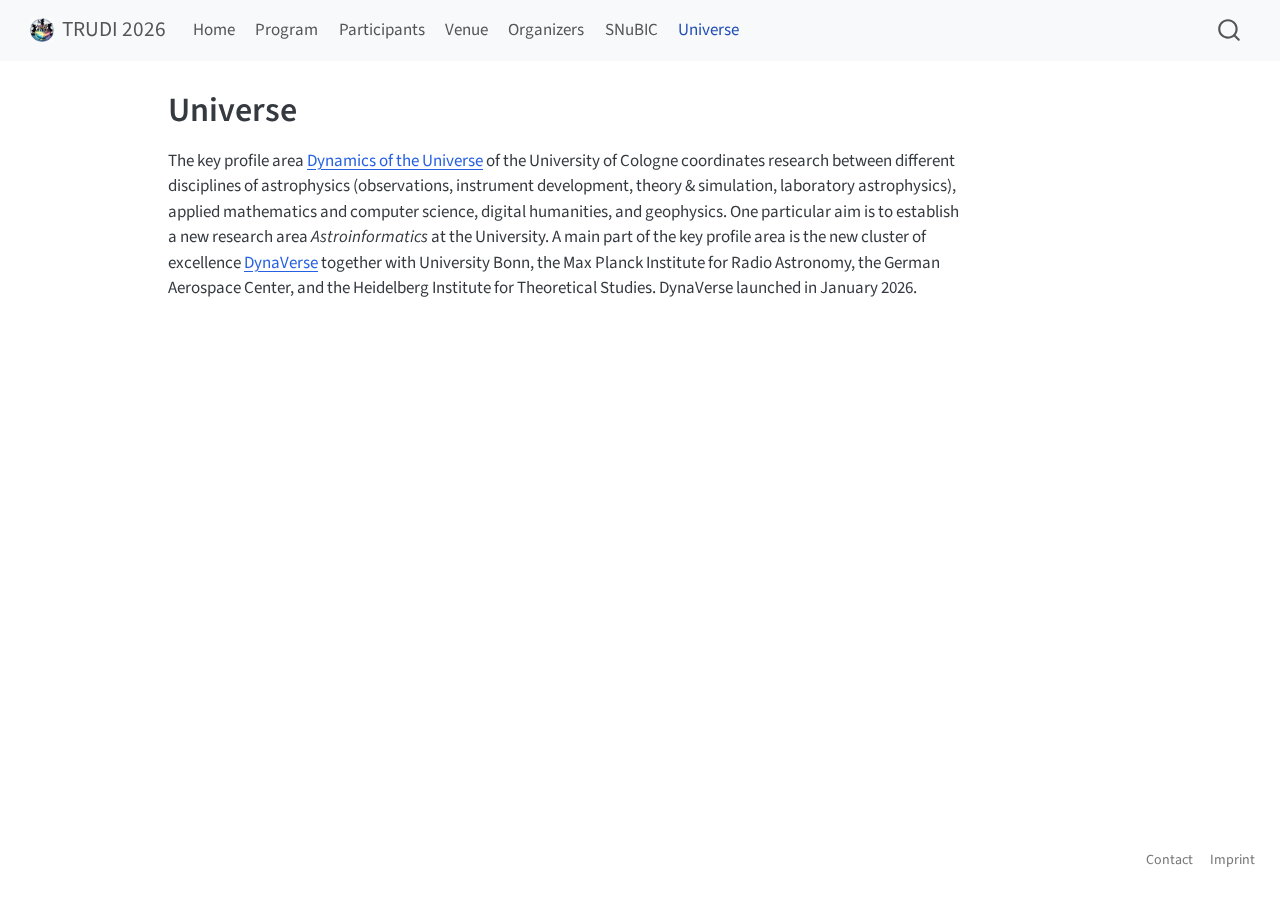
<file: universe.html>
<!DOCTYPE html>
<html xmlns="http://www.w3.org/1999/xhtml" lang="en" xml:lang="en"><head>

<meta charset="utf-8">
<meta name="generator" content="quarto-1.8.27">

<meta name="viewport" content="width=device-width, initial-scale=1.0, user-scalable=yes">


<title>Universe – TRUDI 2026</title>
<style>
code{white-space: pre-wrap;}
span.smallcaps{font-variant: small-caps;}
div.columns{display: flex; gap: min(4vw, 1.5em);}
div.column{flex: auto; overflow-x: auto;}
div.hanging-indent{margin-left: 1.5em; text-indent: -1.5em;}
ul.task-list{list-style: none;}
ul.task-list li input[type="checkbox"] {
  width: 0.8em;
  margin: 0 0.8em 0.2em -1em; /* quarto-specific, see https://github.com/quarto-dev/quarto-cli/issues/4556 */ 
  vertical-align: middle;
}
</style>


<script src="site_libs/quarto-nav/quarto-nav.js"></script>
<script src="site_libs/quarto-nav/headroom.min.js"></script>
<script src="site_libs/clipboard/clipboard.min.js"></script>
<script src="site_libs/quarto-search/autocomplete.umd.js"></script>
<script src="site_libs/quarto-search/fuse.min.js"></script>
<script src="site_libs/quarto-search/quarto-search.js"></script>
<meta name="quarto:offset" content="./">
<script src="site_libs/quarto-html/quarto.js" type="module"></script>
<script src="site_libs/quarto-html/tabsets/tabsets.js" type="module"></script>
<script src="site_libs/quarto-html/axe/axe-check.js" type="module"></script>
<script src="site_libs/quarto-html/popper.min.js"></script>
<script src="site_libs/quarto-html/tippy.umd.min.js"></script>
<script src="site_libs/quarto-html/anchor.min.js"></script>
<link href="site_libs/quarto-html/tippy.css" rel="stylesheet">
<link href="site_libs/quarto-html/quarto-syntax-highlighting-ed96de9b727972fe78a7b5d16c58bf87.css" rel="stylesheet" id="quarto-text-highlighting-styles">
<script src="site_libs/bootstrap/bootstrap.min.js"></script>
<link href="site_libs/bootstrap/bootstrap-icons.css" rel="stylesheet">
<link href="site_libs/bootstrap/bootstrap-0b37c64f34216b628666a8dac638b53b.min.css" rel="stylesheet" append-hash="true" id="quarto-bootstrap" data-mode="light">
<script id="quarto-search-options" type="application/json">{
  "location": "navbar",
  "copy-button": false,
  "collapse-after": 3,
  "panel-placement": "end",
  "type": "overlay",
  "limit": 50,
  "keyboard-shortcut": [
    "f",
    "/",
    "s"
  ],
  "show-item-context": false,
  "language": {
    "search-no-results-text": "No results",
    "search-matching-documents-text": "matching documents",
    "search-copy-link-title": "Copy link to search",
    "search-hide-matches-text": "Hide additional matches",
    "search-more-match-text": "more match in this document",
    "search-more-matches-text": "more matches in this document",
    "search-clear-button-title": "Clear",
    "search-text-placeholder": "",
    "search-detached-cancel-button-title": "Cancel",
    "search-submit-button-title": "Submit",
    "search-label": "Search"
  }
}</script>


<link rel="stylesheet" href="styles.css">
</head>

<body class="nav-fixed quarto-light">

<div id="quarto-search-results"></div>
  <header id="quarto-header" class="headroom fixed-top">
    <nav class="navbar navbar-expand-lg " data-bs-theme="dark">
      <div class="navbar-container container-fluid">
      <div class="navbar-brand-container mx-auto">
    <a href="./index.html" class="navbar-brand navbar-brand-logo">
    <img src="./assets/TRUDI2026_notext_256x256.png" alt="" class="navbar-logo light-content">
    <img src="./assets/TRUDI2026_notext_256x256.png" alt="" class="navbar-logo dark-content">
    </a>
    <a class="navbar-brand" href="./index.html">
    <span class="navbar-title">TRUDI 2026</span>
    </a>
  </div>
            <div id="quarto-search" class="" title="Search"></div>
          <button class="navbar-toggler" type="button" data-bs-toggle="collapse" data-bs-target="#navbarCollapse" aria-controls="navbarCollapse" role="menu" aria-expanded="false" aria-label="Toggle navigation" onclick="if (window.quartoToggleHeadroom) { window.quartoToggleHeadroom(); }">
  <span class="navbar-toggler-icon"></span>
</button>
          <div class="collapse navbar-collapse" id="navbarCollapse">
            <ul class="navbar-nav navbar-nav-scroll me-auto">
  <li class="nav-item">
    <a class="nav-link" href="./index.html"> 
<span class="menu-text">Home</span></a>
  </li>  
  <li class="nav-item">
    <a class="nav-link" href="./program.html"> 
<span class="menu-text">Program</span></a>
  </li>  
  <li class="nav-item">
    <a class="nav-link" href="./participants.html"> 
<span class="menu-text">Participants</span></a>
  </li>  
  <li class="nav-item">
    <a class="nav-link" href="./venue.html"> 
<span class="menu-text">Venue</span></a>
  </li>  
  <li class="nav-item">
    <a class="nav-link" href="./organizers.html"> 
<span class="menu-text">Organizers</span></a>
  </li>  
  <li class="nav-item">
    <a class="nav-link" href="./snubic.html"> 
<span class="menu-text">SNuBIC</span></a>
  </li>  
  <li class="nav-item">
    <a class="nav-link active" href="./universe.html" aria-current="page"> 
<span class="menu-text">Universe</span></a>
  </li>  
</ul>
          </div> <!-- /navcollapse -->
            <div class="quarto-navbar-tools">
</div>
      </div> <!-- /container-fluid -->
    </nav>
</header>
<!-- content -->
<div id="quarto-content" class="quarto-container page-columns page-rows-contents page-layout-article page-navbar">
<!-- sidebar -->
<!-- margin-sidebar -->
    <div id="quarto-margin-sidebar" class="sidebar margin-sidebar zindex-bottom">
        
    </div>
<!-- main -->
<main class="content" id="quarto-document-content">

<header id="title-block-header" class="quarto-title-block default">
<div class="quarto-title">
<h1 class="title">Universe</h1>
</div>



<div class="quarto-title-meta">

    
  
    
  </div>
  


</header>


<p>The key profile area <a href="https://kpa-universe.uni-koeln.de" target="_blank" rel="nofollow noopener noreferrer">Dynamics of the Universe</a> of the University of Cologne coordinates research between different disciplines of astrophysics (observations, instrument development, theory &amp; simulation, laboratory astrophysics), applied mathematics and computer science, digital humanities, and geophysics. One particular aim is to establish a new research area <em>Astroinformatics</em> at the University. A main part of the key profile area is the new cluster of excellence <a href="https://dynaverse.astro.uni-koeln.de/" target="_blank" rel="nofollow noopener noreferrer">DynaVerse</a> together with University Bonn, the Max Planck Institute for Radio Astronomy, the German Aerospace Center, and the Heidelberg Institute for Theoretical Studies. DynaVerse launched in January 2026.</p>



</main> <!-- /main -->
<script id="quarto-html-after-body" type="application/javascript">
  window.document.addEventListener("DOMContentLoaded", function (event) {
    const icon = "";
    const anchorJS = new window.AnchorJS();
    anchorJS.options = {
      placement: 'right',
      icon: icon
    };
    anchorJS.add('.anchored');
    const isCodeAnnotation = (el) => {
      for (const clz of el.classList) {
        if (clz.startsWith('code-annotation-')) {                     
          return true;
        }
      }
      return false;
    }
    const onCopySuccess = function(e) {
      // button target
      const button = e.trigger;
      // don't keep focus
      button.blur();
      // flash "checked"
      button.classList.add('code-copy-button-checked');
      var currentTitle = button.getAttribute("title");
      button.setAttribute("title", "Copied!");
      let tooltip;
      if (window.bootstrap) {
        button.setAttribute("data-bs-toggle", "tooltip");
        button.setAttribute("data-bs-placement", "left");
        button.setAttribute("data-bs-title", "Copied!");
        tooltip = new bootstrap.Tooltip(button, 
          { trigger: "manual", 
            customClass: "code-copy-button-tooltip",
            offset: [0, -8]});
        tooltip.show();    
      }
      setTimeout(function() {
        if (tooltip) {
          tooltip.hide();
          button.removeAttribute("data-bs-title");
          button.removeAttribute("data-bs-toggle");
          button.removeAttribute("data-bs-placement");
        }
        button.setAttribute("title", currentTitle);
        button.classList.remove('code-copy-button-checked');
      }, 1000);
      // clear code selection
      e.clearSelection();
    }
    const getTextToCopy = function(trigger) {
      const outerScaffold = trigger.parentElement.cloneNode(true);
      const codeEl = outerScaffold.querySelector('code');
      for (const childEl of codeEl.children) {
        if (isCodeAnnotation(childEl)) {
          childEl.remove();
        }
      }
      return codeEl.innerText;
    }
    const clipboard = new window.ClipboardJS('.code-copy-button:not([data-in-quarto-modal])', {
      text: getTextToCopy
    });
    clipboard.on('success', onCopySuccess);
    if (window.document.getElementById('quarto-embedded-source-code-modal')) {
      const clipboardModal = new window.ClipboardJS('.code-copy-button[data-in-quarto-modal]', {
        text: getTextToCopy,
        container: window.document.getElementById('quarto-embedded-source-code-modal')
      });
      clipboardModal.on('success', onCopySuccess);
    }
      var localhostRegex = new RegExp(/^(?:http|https):\/\/localhost\:?[0-9]*\//);
      var mailtoRegex = new RegExp(/^mailto:/);
        var filterRegex = new RegExp("https:\/\/trixi-framework\.github\.io\/trudi-2026\/");
      var isInternal = (href) => {
          return filterRegex.test(href) || localhostRegex.test(href) || mailtoRegex.test(href);
      }
      // Inspect non-navigation links and adorn them if external
     var links = window.document.querySelectorAll('a[href]:not(.nav-link):not(.navbar-brand):not(.toc-action):not(.sidebar-link):not(.sidebar-item-toggle):not(.pagination-link):not(.no-external):not([aria-hidden]):not(.dropdown-item):not(.quarto-navigation-tool):not(.about-link)');
      for (var i=0; i<links.length; i++) {
        const link = links[i];
        if (!isInternal(link.href)) {
          // undo the damage that might have been done by quarto-nav.js in the case of
          // links that we want to consider external
          if (link.dataset.originalHref !== undefined) {
            link.href = link.dataset.originalHref;
          }
        }
      }
    function tippyHover(el, contentFn, onTriggerFn, onUntriggerFn) {
      const config = {
        allowHTML: true,
        maxWidth: 500,
        delay: 100,
        arrow: false,
        appendTo: function(el) {
            return el.parentElement;
        },
        interactive: true,
        interactiveBorder: 10,
        theme: 'quarto',
        placement: 'bottom-start',
      };
      if (contentFn) {
        config.content = contentFn;
      }
      if (onTriggerFn) {
        config.onTrigger = onTriggerFn;
      }
      if (onUntriggerFn) {
        config.onUntrigger = onUntriggerFn;
      }
      window.tippy(el, config); 
    }
    const noterefs = window.document.querySelectorAll('a[role="doc-noteref"]');
    for (var i=0; i<noterefs.length; i++) {
      const ref = noterefs[i];
      tippyHover(ref, function() {
        // use id or data attribute instead here
        let href = ref.getAttribute('data-footnote-href') || ref.getAttribute('href');
        try { href = new URL(href).hash; } catch {}
        const id = href.replace(/^#\/?/, "");
        const note = window.document.getElementById(id);
        if (note) {
          return note.innerHTML;
        } else {
          return "";
        }
      });
    }
    const xrefs = window.document.querySelectorAll('a.quarto-xref');
    const processXRef = (id, note) => {
      // Strip column container classes
      const stripColumnClz = (el) => {
        el.classList.remove("page-full", "page-columns");
        if (el.children) {
          for (const child of el.children) {
            stripColumnClz(child);
          }
        }
      }
      stripColumnClz(note)
      if (id === null || id.startsWith('sec-')) {
        // Special case sections, only their first couple elements
        const container = document.createElement("div");
        if (note.children && note.children.length > 2) {
          container.appendChild(note.children[0].cloneNode(true));
          for (let i = 1; i < note.children.length; i++) {
            const child = note.children[i];
            if (child.tagName === "P" && child.innerText === "") {
              continue;
            } else {
              container.appendChild(child.cloneNode(true));
              break;
            }
          }
          if (window.Quarto?.typesetMath) {
            window.Quarto.typesetMath(container);
          }
          return container.innerHTML
        } else {
          if (window.Quarto?.typesetMath) {
            window.Quarto.typesetMath(note);
          }
          return note.innerHTML;
        }
      } else {
        // Remove any anchor links if they are present
        const anchorLink = note.querySelector('a.anchorjs-link');
        if (anchorLink) {
          anchorLink.remove();
        }
        if (window.Quarto?.typesetMath) {
          window.Quarto.typesetMath(note);
        }
        if (note.classList.contains("callout")) {
          return note.outerHTML;
        } else {
          return note.innerHTML;
        }
      }
    }
    for (var i=0; i<xrefs.length; i++) {
      const xref = xrefs[i];
      tippyHover(xref, undefined, function(instance) {
        instance.disable();
        let url = xref.getAttribute('href');
        let hash = undefined; 
        if (url.startsWith('#')) {
          hash = url;
        } else {
          try { hash = new URL(url).hash; } catch {}
        }
        if (hash) {
          const id = hash.replace(/^#\/?/, "");
          const note = window.document.getElementById(id);
          if (note !== null) {
            try {
              const html = processXRef(id, note.cloneNode(true));
              instance.setContent(html);
            } finally {
              instance.enable();
              instance.show();
            }
          } else {
            // See if we can fetch this
            fetch(url.split('#')[0])
            .then(res => res.text())
            .then(html => {
              const parser = new DOMParser();
              const htmlDoc = parser.parseFromString(html, "text/html");
              const note = htmlDoc.getElementById(id);
              if (note !== null) {
                const html = processXRef(id, note);
                instance.setContent(html);
              } 
            }).finally(() => {
              instance.enable();
              instance.show();
            });
          }
        } else {
          // See if we can fetch a full url (with no hash to target)
          // This is a special case and we should probably do some content thinning / targeting
          fetch(url)
          .then(res => res.text())
          .then(html => {
            const parser = new DOMParser();
            const htmlDoc = parser.parseFromString(html, "text/html");
            const note = htmlDoc.querySelector('main.content');
            if (note !== null) {
              // This should only happen for chapter cross references
              // (since there is no id in the URL)
              // remove the first header
              if (note.children.length > 0 && note.children[0].tagName === "HEADER") {
                note.children[0].remove();
              }
              const html = processXRef(null, note);
              instance.setContent(html);
            } 
          }).finally(() => {
            instance.enable();
            instance.show();
          });
        }
      }, function(instance) {
      });
    }
        let selectedAnnoteEl;
        const selectorForAnnotation = ( cell, annotation) => {
          let cellAttr = 'data-code-cell="' + cell + '"';
          let lineAttr = 'data-code-annotation="' +  annotation + '"';
          const selector = 'span[' + cellAttr + '][' + lineAttr + ']';
          return selector;
        }
        const selectCodeLines = (annoteEl) => {
          const doc = window.document;
          const targetCell = annoteEl.getAttribute("data-target-cell");
          const targetAnnotation = annoteEl.getAttribute("data-target-annotation");
          const annoteSpan = window.document.querySelector(selectorForAnnotation(targetCell, targetAnnotation));
          const lines = annoteSpan.getAttribute("data-code-lines").split(",");
          const lineIds = lines.map((line) => {
            return targetCell + "-" + line;
          })
          let top = null;
          let height = null;
          let parent = null;
          if (lineIds.length > 0) {
              //compute the position of the single el (top and bottom and make a div)
              const el = window.document.getElementById(lineIds[0]);
              top = el.offsetTop;
              height = el.offsetHeight;
              parent = el.parentElement.parentElement;
            if (lineIds.length > 1) {
              const lastEl = window.document.getElementById(lineIds[lineIds.length - 1]);
              const bottom = lastEl.offsetTop + lastEl.offsetHeight;
              height = bottom - top;
            }
            if (top !== null && height !== null && parent !== null) {
              // cook up a div (if necessary) and position it 
              let div = window.document.getElementById("code-annotation-line-highlight");
              if (div === null) {
                div = window.document.createElement("div");
                div.setAttribute("id", "code-annotation-line-highlight");
                div.style.position = 'absolute';
                parent.appendChild(div);
              }
              div.style.top = top - 2 + "px";
              div.style.height = height + 4 + "px";
              div.style.left = 0;
              let gutterDiv = window.document.getElementById("code-annotation-line-highlight-gutter");
              if (gutterDiv === null) {
                gutterDiv = window.document.createElement("div");
                gutterDiv.setAttribute("id", "code-annotation-line-highlight-gutter");
                gutterDiv.style.position = 'absolute';
                const codeCell = window.document.getElementById(targetCell);
                const gutter = codeCell.querySelector('.code-annotation-gutter');
                gutter.appendChild(gutterDiv);
              }
              gutterDiv.style.top = top - 2 + "px";
              gutterDiv.style.height = height + 4 + "px";
            }
            selectedAnnoteEl = annoteEl;
          }
        };
        const unselectCodeLines = () => {
          const elementsIds = ["code-annotation-line-highlight", "code-annotation-line-highlight-gutter"];
          elementsIds.forEach((elId) => {
            const div = window.document.getElementById(elId);
            if (div) {
              div.remove();
            }
          });
          selectedAnnoteEl = undefined;
        };
          // Handle positioning of the toggle
      window.addEventListener(
        "resize",
        throttle(() => {
          elRect = undefined;
          if (selectedAnnoteEl) {
            selectCodeLines(selectedAnnoteEl);
          }
        }, 10)
      );
      function throttle(fn, ms) {
      let throttle = false;
      let timer;
        return (...args) => {
          if(!throttle) { // first call gets through
              fn.apply(this, args);
              throttle = true;
          } else { // all the others get throttled
              if(timer) clearTimeout(timer); // cancel #2
              timer = setTimeout(() => {
                fn.apply(this, args);
                timer = throttle = false;
              }, ms);
          }
        };
      }
        // Attach click handler to the DT
        const annoteDls = window.document.querySelectorAll('dt[data-target-cell]');
        for (const annoteDlNode of annoteDls) {
          annoteDlNode.addEventListener('click', (event) => {
            const clickedEl = event.target;
            if (clickedEl !== selectedAnnoteEl) {
              unselectCodeLines();
              const activeEl = window.document.querySelector('dt[data-target-cell].code-annotation-active');
              if (activeEl) {
                activeEl.classList.remove('code-annotation-active');
              }
              selectCodeLines(clickedEl);
              clickedEl.classList.add('code-annotation-active');
            } else {
              // Unselect the line
              unselectCodeLines();
              clickedEl.classList.remove('code-annotation-active');
            }
          });
        }
    const findCites = (el) => {
      const parentEl = el.parentElement;
      if (parentEl) {
        const cites = parentEl.dataset.cites;
        if (cites) {
          return {
            el,
            cites: cites.split(' ')
          };
        } else {
          return findCites(el.parentElement)
        }
      } else {
        return undefined;
      }
    };
    var bibliorefs = window.document.querySelectorAll('a[role="doc-biblioref"]');
    for (var i=0; i<bibliorefs.length; i++) {
      const ref = bibliorefs[i];
      const citeInfo = findCites(ref);
      if (citeInfo) {
        tippyHover(citeInfo.el, function() {
          var popup = window.document.createElement('div');
          citeInfo.cites.forEach(function(cite) {
            var citeDiv = window.document.createElement('div');
            citeDiv.classList.add('hanging-indent');
            citeDiv.classList.add('csl-entry');
            var biblioDiv = window.document.getElementById('ref-' + cite);
            if (biblioDiv) {
              citeDiv.innerHTML = biblioDiv.innerHTML;
            }
            popup.appendChild(citeDiv);
          });
          return popup.innerHTML;
        });
      }
    }
  });
  </script>
</div> <!-- /content -->
<footer class="footer">
  <div class="nav-footer">
    <div class="nav-footer-left">
      &nbsp;
    </div>   
    <div class="nav-footer-center">
      &nbsp;
    </div>
    <div class="nav-footer-right">
      <ul class="footer-items list-unstyled">
    <li class="nav-item">
    <a class="nav-link" href="./organizers.html">
<p>Contact</p>
</a>
  </li>  
    <li class="nav-item">
    <a class="nav-link" href="https://uni-koeln.de/impressum">
<p>Imprint</p>
</a>
  </li>  
</ul>
    </div>
  </div>
</footer>




</body></html>
</file>
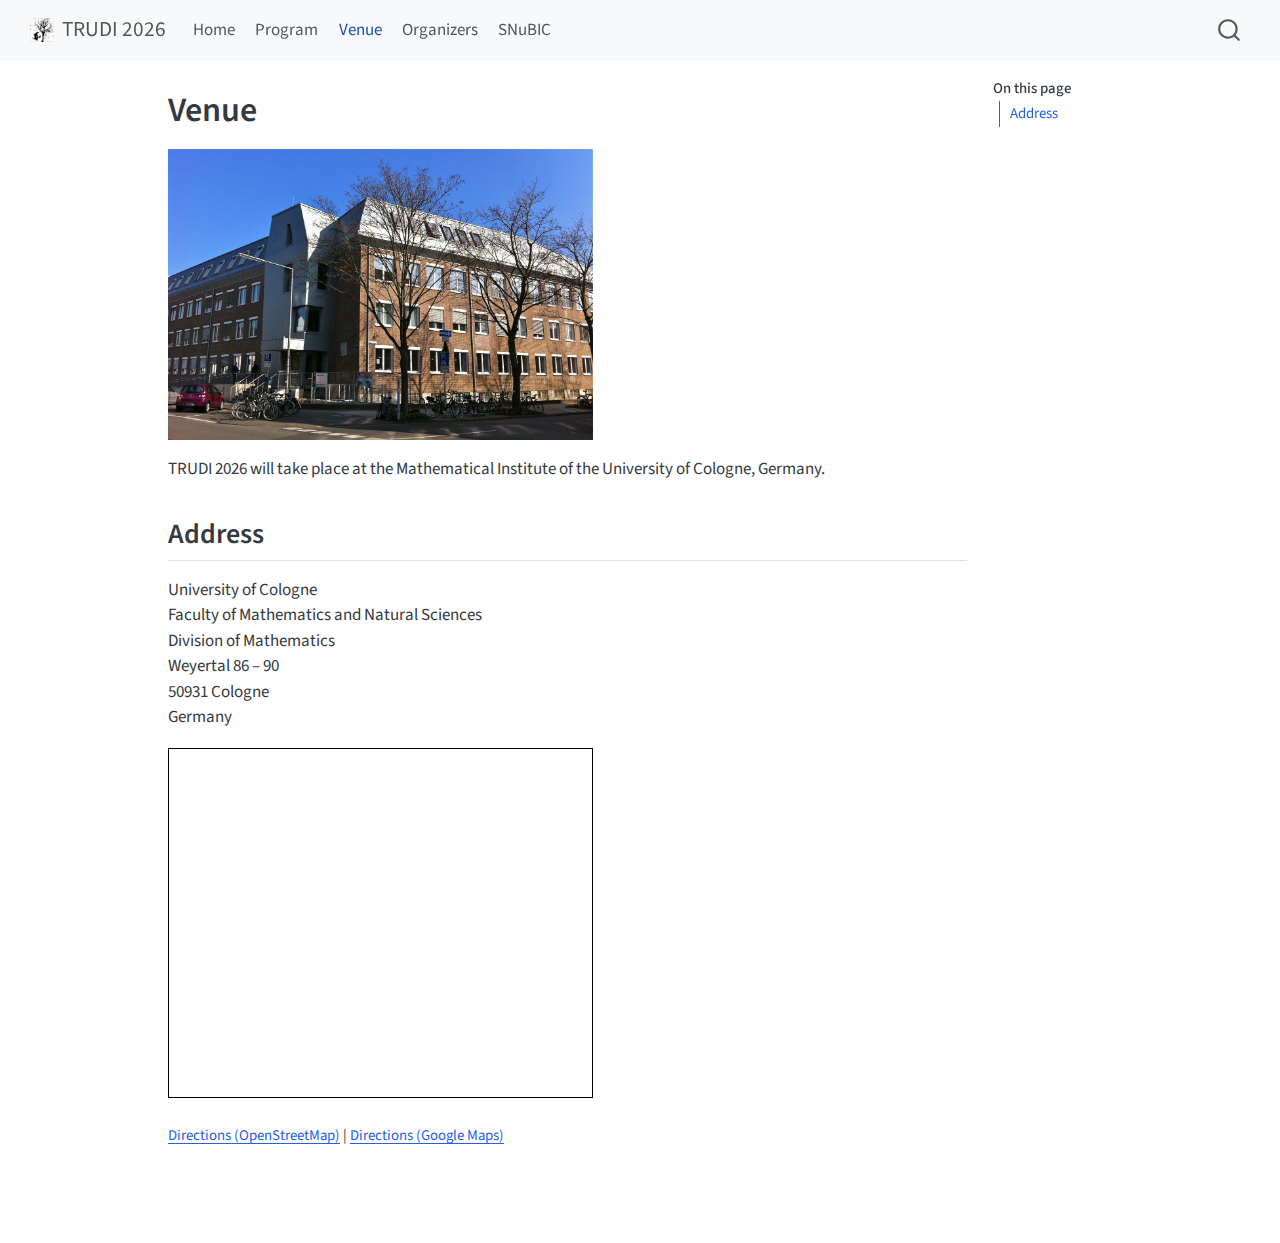
<file: venue.html>
<!DOCTYPE html>
<html xmlns="http://www.w3.org/1999/xhtml" lang="en" xml:lang="en"><head>

<meta charset="utf-8">
<meta name="generator" content="quarto-1.8.27">

<meta name="viewport" content="width=device-width, initial-scale=1.0, user-scalable=yes">


<title>Venue – TRUDI 2026</title>
<style>
code{white-space: pre-wrap;}
span.smallcaps{font-variant: small-caps;}
div.columns{display: flex; gap: min(4vw, 1.5em);}
div.column{flex: auto; overflow-x: auto;}
div.hanging-indent{margin-left: 1.5em; text-indent: -1.5em;}
ul.task-list{list-style: none;}
ul.task-list li input[type="checkbox"] {
  width: 0.8em;
  margin: 0 0.8em 0.2em -1em; /* quarto-specific, see https://github.com/quarto-dev/quarto-cli/issues/4556 */ 
  vertical-align: middle;
}
</style>


<script src="site_libs/quarto-nav/quarto-nav.js"></script>
<script src="site_libs/quarto-nav/headroom.min.js"></script>
<script src="site_libs/clipboard/clipboard.min.js"></script>
<script src="site_libs/quarto-search/autocomplete.umd.js"></script>
<script src="site_libs/quarto-search/fuse.min.js"></script>
<script src="site_libs/quarto-search/quarto-search.js"></script>
<meta name="quarto:offset" content="./">
<script src="site_libs/quarto-html/quarto.js" type="module"></script>
<script src="site_libs/quarto-html/tabsets/tabsets.js" type="module"></script>
<script src="site_libs/quarto-html/axe/axe-check.js" type="module"></script>
<script src="site_libs/quarto-html/popper.min.js"></script>
<script src="site_libs/quarto-html/tippy.umd.min.js"></script>
<script src="site_libs/quarto-html/anchor.min.js"></script>
<link href="site_libs/quarto-html/tippy.css" rel="stylesheet">
<link href="site_libs/quarto-html/quarto-syntax-highlighting-ed96de9b727972fe78a7b5d16c58bf87.css" rel="stylesheet" id="quarto-text-highlighting-styles">
<script src="site_libs/bootstrap/bootstrap.min.js"></script>
<link href="site_libs/bootstrap/bootstrap-icons.css" rel="stylesheet">
<link href="site_libs/bootstrap/bootstrap-0b37c64f34216b628666a8dac638b53b.min.css" rel="stylesheet" append-hash="true" id="quarto-bootstrap" data-mode="light">
<script id="quarto-search-options" type="application/json">{
  "location": "navbar",
  "copy-button": false,
  "collapse-after": 3,
  "panel-placement": "end",
  "type": "overlay",
  "limit": 50,
  "keyboard-shortcut": [
    "f",
    "/",
    "s"
  ],
  "show-item-context": false,
  "language": {
    "search-no-results-text": "No results",
    "search-matching-documents-text": "matching documents",
    "search-copy-link-title": "Copy link to search",
    "search-hide-matches-text": "Hide additional matches",
    "search-more-match-text": "more match in this document",
    "search-more-matches-text": "more matches in this document",
    "search-clear-button-title": "Clear",
    "search-text-placeholder": "",
    "search-detached-cancel-button-title": "Cancel",
    "search-submit-button-title": "Submit",
    "search-label": "Search"
  }
}</script>


</head>

<body class="nav-fixed quarto-light">

<div id="quarto-search-results"></div>
  <header id="quarto-header" class="headroom fixed-top">
    <nav class="navbar navbar-expand-lg " data-bs-theme="dark">
      <div class="navbar-container container-fluid">
      <div class="navbar-brand-container mx-auto">
    <a href="./index.html" class="navbar-brand navbar-brand-logo">
    <img src="./assets/trixi.png" alt="" class="navbar-logo light-content">
    <img src="./assets/trixi.png" alt="" class="navbar-logo dark-content">
    </a>
    <a class="navbar-brand" href="./index.html">
    <span class="navbar-title">TRUDI 2026</span>
    </a>
  </div>
            <div id="quarto-search" class="" title="Search"></div>
          <button class="navbar-toggler" type="button" data-bs-toggle="collapse" data-bs-target="#navbarCollapse" aria-controls="navbarCollapse" role="menu" aria-expanded="false" aria-label="Toggle navigation" onclick="if (window.quartoToggleHeadroom) { window.quartoToggleHeadroom(); }">
  <span class="navbar-toggler-icon"></span>
</button>
          <div class="collapse navbar-collapse" id="navbarCollapse">
            <ul class="navbar-nav navbar-nav-scroll me-auto">
  <li class="nav-item">
    <a class="nav-link" href="./index.html"> 
<span class="menu-text">Home</span></a>
  </li>  
  <li class="nav-item">
    <a class="nav-link" href="./program.html"> 
<span class="menu-text">Program</span></a>
  </li>  
  <li class="nav-item">
    <a class="nav-link active" href="./venue.html" aria-current="page"> 
<span class="menu-text">Venue</span></a>
  </li>  
  <li class="nav-item">
    <a class="nav-link" href="./organizers.html"> 
<span class="menu-text">Organizers</span></a>
  </li>  
  <li class="nav-item">
    <a class="nav-link" href="./snubic.html"> 
<span class="menu-text">SNuBIC</span></a>
  </li>  
</ul>
          </div> <!-- /navcollapse -->
            <div class="quarto-navbar-tools">
</div>
      </div> <!-- /container-fluid -->
    </nav>
</header>
<!-- content -->
<div id="quarto-content" class="quarto-container page-columns page-rows-contents page-layout-article page-navbar">
<!-- sidebar -->
<!-- margin-sidebar -->
    <div id="quarto-margin-sidebar" class="sidebar margin-sidebar">
        <nav id="TOC" role="doc-toc" class="toc-active">
    <h2 id="toc-title">On this page</h2>
   
  <ul>
  <li><a href="#address" id="toc-address" class="nav-link active" data-scroll-target="#address">Address</a></li>
  </ul>
</nav>
    </div>
<!-- main -->
<main class="content" id="quarto-document-content">

<header id="title-block-header" class="quarto-title-block default">
<div class="quarto-title">
<h1 class="title">Venue</h1>
</div>



<div class="quarto-title-meta">

    
  
    
  </div>
  


</header>


<p><img src="assets/mi_university_of_cologne.jpg" class="img-fluid" alt="Mathematical Institute of the University of Cologne" width="425"></p>
<p>TRUDI 2026 will take place at the Mathematical Institute of the University of Cologne, Germany.</p>
<section id="address" class="level2">
<h2 class="anchored" data-anchor-id="address">Address</h2>
<p>University of Cologne<br>
Faculty of Mathematics and Natural Sciences<br>
Division of Mathematics<br>
Weyertal 86 – 90<br>
50931 Cologne<br>
Germany</p>
<iframe width="425" height="350" src="https://www.openstreetmap.org/export/embed.html?bbox=6.922486424446107%2C50.92812435936377%2C6.925705075263978%2C50.92965093021411&amp;layer=mapnik&amp;marker=50.92888765105147%2C6.9240957498550415" style="border: 1px solid black">
</iframe>
<p><small> <a href="https://www.openstreetmap.org/directions?from=&amp;to=50.929045,6.924112" target="_blank">Directions (OpenStreetMap)</a> | <a href="https://www.google.com/maps/place/Weyertal+86,+50931+K%C3%B6ln,+Deutschland/@50.9288833,6.9242153,17z/data=!3m1!4b1!4m2!3m1!1s0x47bf24e3bcbf6d1d:0x4ff72c4f32fa6d51?hl=de" target="_blank">Directions (Google Maps)</a> </small></p>


</section>

</main> <!-- /main -->
<script id="quarto-html-after-body" type="application/javascript">
  window.document.addEventListener("DOMContentLoaded", function (event) {
    const icon = "";
    const anchorJS = new window.AnchorJS();
    anchorJS.options = {
      placement: 'right',
      icon: icon
    };
    anchorJS.add('.anchored');
    const isCodeAnnotation = (el) => {
      for (const clz of el.classList) {
        if (clz.startsWith('code-annotation-')) {                     
          return true;
        }
      }
      return false;
    }
    const onCopySuccess = function(e) {
      // button target
      const button = e.trigger;
      // don't keep focus
      button.blur();
      // flash "checked"
      button.classList.add('code-copy-button-checked');
      var currentTitle = button.getAttribute("title");
      button.setAttribute("title", "Copied!");
      let tooltip;
      if (window.bootstrap) {
        button.setAttribute("data-bs-toggle", "tooltip");
        button.setAttribute("data-bs-placement", "left");
        button.setAttribute("data-bs-title", "Copied!");
        tooltip = new bootstrap.Tooltip(button, 
          { trigger: "manual", 
            customClass: "code-copy-button-tooltip",
            offset: [0, -8]});
        tooltip.show();    
      }
      setTimeout(function() {
        if (tooltip) {
          tooltip.hide();
          button.removeAttribute("data-bs-title");
          button.removeAttribute("data-bs-toggle");
          button.removeAttribute("data-bs-placement");
        }
        button.setAttribute("title", currentTitle);
        button.classList.remove('code-copy-button-checked');
      }, 1000);
      // clear code selection
      e.clearSelection();
    }
    const getTextToCopy = function(trigger) {
      const outerScaffold = trigger.parentElement.cloneNode(true);
      const codeEl = outerScaffold.querySelector('code');
      for (const childEl of codeEl.children) {
        if (isCodeAnnotation(childEl)) {
          childEl.remove();
        }
      }
      return codeEl.innerText;
    }
    const clipboard = new window.ClipboardJS('.code-copy-button:not([data-in-quarto-modal])', {
      text: getTextToCopy
    });
    clipboard.on('success', onCopySuccess);
    if (window.document.getElementById('quarto-embedded-source-code-modal')) {
      const clipboardModal = new window.ClipboardJS('.code-copy-button[data-in-quarto-modal]', {
        text: getTextToCopy,
        container: window.document.getElementById('quarto-embedded-source-code-modal')
      });
      clipboardModal.on('success', onCopySuccess);
    }
      var localhostRegex = new RegExp(/^(?:http|https):\/\/localhost\:?[0-9]*\//);
      var mailtoRegex = new RegExp(/^mailto:/);
        var filterRegex = new RegExp("https:\/\/trixi-framework\.github\.io\/trudi-2026\/");
      var isInternal = (href) => {
          return filterRegex.test(href) || localhostRegex.test(href) || mailtoRegex.test(href);
      }
      // Inspect non-navigation links and adorn them if external
     var links = window.document.querySelectorAll('a[href]:not(.nav-link):not(.navbar-brand):not(.toc-action):not(.sidebar-link):not(.sidebar-item-toggle):not(.pagination-link):not(.no-external):not([aria-hidden]):not(.dropdown-item):not(.quarto-navigation-tool):not(.about-link)');
      for (var i=0; i<links.length; i++) {
        const link = links[i];
        if (!isInternal(link.href)) {
          // undo the damage that might have been done by quarto-nav.js in the case of
          // links that we want to consider external
          if (link.dataset.originalHref !== undefined) {
            link.href = link.dataset.originalHref;
          }
        }
      }
    function tippyHover(el, contentFn, onTriggerFn, onUntriggerFn) {
      const config = {
        allowHTML: true,
        maxWidth: 500,
        delay: 100,
        arrow: false,
        appendTo: function(el) {
            return el.parentElement;
        },
        interactive: true,
        interactiveBorder: 10,
        theme: 'quarto',
        placement: 'bottom-start',
      };
      if (contentFn) {
        config.content = contentFn;
      }
      if (onTriggerFn) {
        config.onTrigger = onTriggerFn;
      }
      if (onUntriggerFn) {
        config.onUntrigger = onUntriggerFn;
      }
      window.tippy(el, config); 
    }
    const noterefs = window.document.querySelectorAll('a[role="doc-noteref"]');
    for (var i=0; i<noterefs.length; i++) {
      const ref = noterefs[i];
      tippyHover(ref, function() {
        // use id or data attribute instead here
        let href = ref.getAttribute('data-footnote-href') || ref.getAttribute('href');
        try { href = new URL(href).hash; } catch {}
        const id = href.replace(/^#\/?/, "");
        const note = window.document.getElementById(id);
        if (note) {
          return note.innerHTML;
        } else {
          return "";
        }
      });
    }
    const xrefs = window.document.querySelectorAll('a.quarto-xref');
    const processXRef = (id, note) => {
      // Strip column container classes
      const stripColumnClz = (el) => {
        el.classList.remove("page-full", "page-columns");
        if (el.children) {
          for (const child of el.children) {
            stripColumnClz(child);
          }
        }
      }
      stripColumnClz(note)
      if (id === null || id.startsWith('sec-')) {
        // Special case sections, only their first couple elements
        const container = document.createElement("div");
        if (note.children && note.children.length > 2) {
          container.appendChild(note.children[0].cloneNode(true));
          for (let i = 1; i < note.children.length; i++) {
            const child = note.children[i];
            if (child.tagName === "P" && child.innerText === "") {
              continue;
            } else {
              container.appendChild(child.cloneNode(true));
              break;
            }
          }
          if (window.Quarto?.typesetMath) {
            window.Quarto.typesetMath(container);
          }
          return container.innerHTML
        } else {
          if (window.Quarto?.typesetMath) {
            window.Quarto.typesetMath(note);
          }
          return note.innerHTML;
        }
      } else {
        // Remove any anchor links if they are present
        const anchorLink = note.querySelector('a.anchorjs-link');
        if (anchorLink) {
          anchorLink.remove();
        }
        if (window.Quarto?.typesetMath) {
          window.Quarto.typesetMath(note);
        }
        if (note.classList.contains("callout")) {
          return note.outerHTML;
        } else {
          return note.innerHTML;
        }
      }
    }
    for (var i=0; i<xrefs.length; i++) {
      const xref = xrefs[i];
      tippyHover(xref, undefined, function(instance) {
        instance.disable();
        let url = xref.getAttribute('href');
        let hash = undefined; 
        if (url.startsWith('#')) {
          hash = url;
        } else {
          try { hash = new URL(url).hash; } catch {}
        }
        if (hash) {
          const id = hash.replace(/^#\/?/, "");
          const note = window.document.getElementById(id);
          if (note !== null) {
            try {
              const html = processXRef(id, note.cloneNode(true));
              instance.setContent(html);
            } finally {
              instance.enable();
              instance.show();
            }
          } else {
            // See if we can fetch this
            fetch(url.split('#')[0])
            .then(res => res.text())
            .then(html => {
              const parser = new DOMParser();
              const htmlDoc = parser.parseFromString(html, "text/html");
              const note = htmlDoc.getElementById(id);
              if (note !== null) {
                const html = processXRef(id, note);
                instance.setContent(html);
              } 
            }).finally(() => {
              instance.enable();
              instance.show();
            });
          }
        } else {
          // See if we can fetch a full url (with no hash to target)
          // This is a special case and we should probably do some content thinning / targeting
          fetch(url)
          .then(res => res.text())
          .then(html => {
            const parser = new DOMParser();
            const htmlDoc = parser.parseFromString(html, "text/html");
            const note = htmlDoc.querySelector('main.content');
            if (note !== null) {
              // This should only happen for chapter cross references
              // (since there is no id in the URL)
              // remove the first header
              if (note.children.length > 0 && note.children[0].tagName === "HEADER") {
                note.children[0].remove();
              }
              const html = processXRef(null, note);
              instance.setContent(html);
            } 
          }).finally(() => {
            instance.enable();
            instance.show();
          });
        }
      }, function(instance) {
      });
    }
        let selectedAnnoteEl;
        const selectorForAnnotation = ( cell, annotation) => {
          let cellAttr = 'data-code-cell="' + cell + '"';
          let lineAttr = 'data-code-annotation="' +  annotation + '"';
          const selector = 'span[' + cellAttr + '][' + lineAttr + ']';
          return selector;
        }
        const selectCodeLines = (annoteEl) => {
          const doc = window.document;
          const targetCell = annoteEl.getAttribute("data-target-cell");
          const targetAnnotation = annoteEl.getAttribute("data-target-annotation");
          const annoteSpan = window.document.querySelector(selectorForAnnotation(targetCell, targetAnnotation));
          const lines = annoteSpan.getAttribute("data-code-lines").split(",");
          const lineIds = lines.map((line) => {
            return targetCell + "-" + line;
          })
          let top = null;
          let height = null;
          let parent = null;
          if (lineIds.length > 0) {
              //compute the position of the single el (top and bottom and make a div)
              const el = window.document.getElementById(lineIds[0]);
              top = el.offsetTop;
              height = el.offsetHeight;
              parent = el.parentElement.parentElement;
            if (lineIds.length > 1) {
              const lastEl = window.document.getElementById(lineIds[lineIds.length - 1]);
              const bottom = lastEl.offsetTop + lastEl.offsetHeight;
              height = bottom - top;
            }
            if (top !== null && height !== null && parent !== null) {
              // cook up a div (if necessary) and position it 
              let div = window.document.getElementById("code-annotation-line-highlight");
              if (div === null) {
                div = window.document.createElement("div");
                div.setAttribute("id", "code-annotation-line-highlight");
                div.style.position = 'absolute';
                parent.appendChild(div);
              }
              div.style.top = top - 2 + "px";
              div.style.height = height + 4 + "px";
              div.style.left = 0;
              let gutterDiv = window.document.getElementById("code-annotation-line-highlight-gutter");
              if (gutterDiv === null) {
                gutterDiv = window.document.createElement("div");
                gutterDiv.setAttribute("id", "code-annotation-line-highlight-gutter");
                gutterDiv.style.position = 'absolute';
                const codeCell = window.document.getElementById(targetCell);
                const gutter = codeCell.querySelector('.code-annotation-gutter');
                gutter.appendChild(gutterDiv);
              }
              gutterDiv.style.top = top - 2 + "px";
              gutterDiv.style.height = height + 4 + "px";
            }
            selectedAnnoteEl = annoteEl;
          }
        };
        const unselectCodeLines = () => {
          const elementsIds = ["code-annotation-line-highlight", "code-annotation-line-highlight-gutter"];
          elementsIds.forEach((elId) => {
            const div = window.document.getElementById(elId);
            if (div) {
              div.remove();
            }
          });
          selectedAnnoteEl = undefined;
        };
          // Handle positioning of the toggle
      window.addEventListener(
        "resize",
        throttle(() => {
          elRect = undefined;
          if (selectedAnnoteEl) {
            selectCodeLines(selectedAnnoteEl);
          }
        }, 10)
      );
      function throttle(fn, ms) {
      let throttle = false;
      let timer;
        return (...args) => {
          if(!throttle) { // first call gets through
              fn.apply(this, args);
              throttle = true;
          } else { // all the others get throttled
              if(timer) clearTimeout(timer); // cancel #2
              timer = setTimeout(() => {
                fn.apply(this, args);
                timer = throttle = false;
              }, ms);
          }
        };
      }
        // Attach click handler to the DT
        const annoteDls = window.document.querySelectorAll('dt[data-target-cell]');
        for (const annoteDlNode of annoteDls) {
          annoteDlNode.addEventListener('click', (event) => {
            const clickedEl = event.target;
            if (clickedEl !== selectedAnnoteEl) {
              unselectCodeLines();
              const activeEl = window.document.querySelector('dt[data-target-cell].code-annotation-active');
              if (activeEl) {
                activeEl.classList.remove('code-annotation-active');
              }
              selectCodeLines(clickedEl);
              clickedEl.classList.add('code-annotation-active');
            } else {
              // Unselect the line
              unselectCodeLines();
              clickedEl.classList.remove('code-annotation-active');
            }
          });
        }
    const findCites = (el) => {
      const parentEl = el.parentElement;
      if (parentEl) {
        const cites = parentEl.dataset.cites;
        if (cites) {
          return {
            el,
            cites: cites.split(' ')
          };
        } else {
          return findCites(el.parentElement)
        }
      } else {
        return undefined;
      }
    };
    var bibliorefs = window.document.querySelectorAll('a[role="doc-biblioref"]');
    for (var i=0; i<bibliorefs.length; i++) {
      const ref = bibliorefs[i];
      const citeInfo = findCites(ref);
      if (citeInfo) {
        tippyHover(citeInfo.el, function() {
          var popup = window.document.createElement('div');
          citeInfo.cites.forEach(function(cite) {
            var citeDiv = window.document.createElement('div');
            citeDiv.classList.add('hanging-indent');
            citeDiv.classList.add('csl-entry');
            var biblioDiv = window.document.getElementById('ref-' + cite);
            if (biblioDiv) {
              citeDiv.innerHTML = biblioDiv.innerHTML;
            }
            popup.appendChild(citeDiv);
          });
          return popup.innerHTML;
        });
      }
    }
  });
  </script>
</div> <!-- /content -->




</body></html>
</file>
<file: site_libs/quarto-html/tippy.css>
.tippy-box[data-animation=fade][data-state=hidden]{opacity:0}[data-tippy-root]{max-width:calc(100vw - 10px)}.tippy-box{position:relative;background-color:#333;color:#fff;border-radius:4px;font-size:14px;line-height:1.4;white-space:normal;outline:0;transition-property:transform,visibility,opacity}.tippy-box[data-placement^=top]>.tippy-arrow{bottom:0}.tippy-box[data-placement^=top]>.tippy-arrow:before{bottom:-7px;left:0;border-width:8px 8px 0;border-top-color:initial;transform-origin:center top}.tippy-box[data-placement^=bottom]>.tippy-arrow{top:0}.tippy-box[data-placement^=bottom]>.tippy-arrow:before{top:-7px;left:0;border-width:0 8px 8px;border-bottom-color:initial;transform-origin:center bottom}.tippy-box[data-placement^=left]>.tippy-arrow{right:0}.tippy-box[data-placement^=left]>.tippy-arrow:before{border-width:8px 0 8px 8px;border-left-color:initial;right:-7px;transform-origin:center left}.tippy-box[data-placement^=right]>.tippy-arrow{left:0}.tippy-box[data-placement^=right]>.tippy-arrow:before{left:-7px;border-width:8px 8px 8px 0;border-right-color:initial;transform-origin:center right}.tippy-box[data-inertia][data-state=visible]{transition-timing-function:cubic-bezier(.54,1.5,.38,1.11)}.tippy-arrow{width:16px;height:16px;color:#333}.tippy-arrow:before{content:"";position:absolute;border-color:transparent;border-style:solid}.tippy-content{position:relative;padding:5px 9px;z-index:1}
</file>
<file: site_libs/quarto-html/quarto-syntax-highlighting-ed96de9b727972fe78a7b5d16c58bf87.css>
/* quarto syntax highlight colors */
:root {
  --quarto-hl-ot-color: #003B4F;
  --quarto-hl-at-color: #657422;
  --quarto-hl-ss-color: #20794D;
  --quarto-hl-an-color: #5E5E5E;
  --quarto-hl-fu-color: #4758AB;
  --quarto-hl-st-color: #20794D;
  --quarto-hl-cf-color: #003B4F;
  --quarto-hl-op-color: #5E5E5E;
  --quarto-hl-er-color: #AD0000;
  --quarto-hl-bn-color: #AD0000;
  --quarto-hl-al-color: #AD0000;
  --quarto-hl-va-color: #111111;
  --quarto-hl-bu-color: inherit;
  --quarto-hl-ex-color: inherit;
  --quarto-hl-pp-color: #AD0000;
  --quarto-hl-in-color: #5E5E5E;
  --quarto-hl-vs-color: #20794D;
  --quarto-hl-wa-color: #5E5E5E;
  --quarto-hl-do-color: #5E5E5E;
  --quarto-hl-im-color: #00769E;
  --quarto-hl-ch-color: #20794D;
  --quarto-hl-dt-color: #AD0000;
  --quarto-hl-fl-color: #AD0000;
  --quarto-hl-co-color: #5E5E5E;
  --quarto-hl-cv-color: #5E5E5E;
  --quarto-hl-cn-color: #8f5902;
  --quarto-hl-sc-color: #5E5E5E;
  --quarto-hl-dv-color: #AD0000;
  --quarto-hl-kw-color: #003B4F;
}

/* other quarto variables */
:root {
  --quarto-font-monospace: SFMono-Regular, Menlo, Monaco, Consolas, "Liberation Mono", "Courier New", monospace;
}

/* syntax highlight based on Pandoc's rules */
pre > code.sourceCode > span {
  color: #003B4F;
}

code.sourceCode > span {
  color: #003B4F;
}

div.sourceCode,
div.sourceCode pre.sourceCode {
  color: #003B4F;
}

/* Normal */
code span {
  color: #003B4F;
}

/* Alert */
code span.al {
  color: #AD0000;
  font-style: inherit;
}

/* Annotation */
code span.an {
  color: #5E5E5E;
  font-style: inherit;
}

/* Attribute */
code span.at {
  color: #657422;
  font-style: inherit;
}

/* BaseN */
code span.bn {
  color: #AD0000;
  font-style: inherit;
}

/* BuiltIn */
code span.bu {
  font-style: inherit;
}

/* ControlFlow */
code span.cf {
  color: #003B4F;
  font-weight: bold;
  font-style: inherit;
}

/* Char */
code span.ch {
  color: #20794D;
  font-style: inherit;
}

/* Constant */
code span.cn {
  color: #8f5902;
  font-style: inherit;
}

/* Comment */
code span.co {
  color: #5E5E5E;
  font-style: inherit;
}

/* CommentVar */
code span.cv {
  color: #5E5E5E;
  font-style: italic;
}

/* Documentation */
code span.do {
  color: #5E5E5E;
  font-style: italic;
}

/* DataType */
code span.dt {
  color: #AD0000;
  font-style: inherit;
}

/* DecVal */
code span.dv {
  color: #AD0000;
  font-style: inherit;
}

/* Error */
code span.er {
  color: #AD0000;
  font-style: inherit;
}

/* Extension */
code span.ex {
  font-style: inherit;
}

/* Float */
code span.fl {
  color: #AD0000;
  font-style: inherit;
}

/* Function */
code span.fu {
  color: #4758AB;
  font-style: inherit;
}

/* Import */
code span.im {
  color: #00769E;
  font-style: inherit;
}

/* Information */
code span.in {
  color: #5E5E5E;
  font-style: inherit;
}

/* Keyword */
code span.kw {
  color: #003B4F;
  font-weight: bold;
  font-style: inherit;
}

/* Operator */
code span.op {
  color: #5E5E5E;
  font-style: inherit;
}

/* Other */
code span.ot {
  color: #003B4F;
  font-style: inherit;
}

/* Preprocessor */
code span.pp {
  color: #AD0000;
  font-style: inherit;
}

/* SpecialChar */
code span.sc {
  color: #5E5E5E;
  font-style: inherit;
}

/* SpecialString */
code span.ss {
  color: #20794D;
  font-style: inherit;
}

/* String */
code span.st {
  color: #20794D;
  font-style: inherit;
}

/* Variable */
code span.va {
  color: #111111;
  font-style: inherit;
}

/* VerbatimString */
code span.vs {
  color: #20794D;
  font-style: inherit;
}

/* Warning */
code span.wa {
  color: #5E5E5E;
  font-style: italic;
}

.prevent-inlining {
  content: "</";
}

/*# sourceMappingURL=0920dd6d7437995b8cdf7429764427b1.css.map */
</file>
<file: styles.css>
/* centers the whole framed unit horizontally */
.logo-wrapper {
  display: flex;
  justify-content: center;
}

/* frame that hugs content */
.logo-box {
  display: inline-flex;
  flex-direction: column;
  align-items: center;
  text-align: center;

  padding: 18px 22px;
  margin: 1.5rem 0;

  border: 1px solid #ddd;
  border-radius: 12px;
  background: #fff;
  box-shadow: 0 2px 10px rgba(0,0,0,.06);
}

.logo-caption {
  margin-top: 10px;
}

.logo-box img{
  display: block;   /* prevents baseline gaps */
}

.pkg-grid{
  display: grid;
  grid-template-columns: repeat(4, minmax(0, 1fr));
  gap: 18px;
  align-items: stretch;
  margin: 1.25rem 0 1.75rem 0;
}

.pkg-card{
  display: flex;
  flex-direction: column;
  align-items: center;
  text-align: center;

  padding: 14px 14px 12px 14px;
  border: 1px solid #ddd;
  border-radius: 12px;
  background: #fff;
  box-shadow: 0 2px 10px rgba(0,0,0,.06);

  margin: 0; /* override Quarto figure margin */
}

.pkg-card{
  display: flex;
  flex-direction: column;
  align-items: center;
  justify-content: flex-start;
  text-align: center;

  padding: 14px 14px 12px 14px;
  border: 1px solid #ddd;
  border-radius: 12px;
  background: #fff;
  box-shadow: 0 2px 10px rgba(0,0,0,.06);

  margin: 0;
  transition: all .12s ease-in-out;   /* smooth animation */
  position: relative;
}

.pkg-card:hover{
  box-shadow: 0 4px 14px rgba(0,0,0,.10);
  border-color: #cfcfcf;
  transform: translateY(-1px);
}

/* create a fixed square logo slot */
.pkg-card img{
  width: 100%;
  height: 150px;          /* slot height */
  max-width: 150px;       /* slot width = height → square */
  object-fit: contain;    /* keep aspect ratio inside slot */
  display: block;
  margin: 0 auto 10px auto;
}

/* align text consistently */
.pkg-card figcaption{
  display: flex;
  flex-direction: column;
  align-items: center;
  justify-content: flex-start;
  min-height: 3.2em;      /* aligns captions across cards */
}

/* invisible full-card link */
.pkg-card-link{
  position: absolute;
  inset: 0;
  z-index: 1;
  border-radius: 12px;
}

.pkg-title{
  display: inline-block;
  margin-top: 10px;
  font-weight: 700;
  text-decoration: none;
  position: relative;
}

.pkg-subtitle{
  margin-top: 2px;
  font-size: 0.95rem;
  opacity: 0.85;
}

/* responsive */
@media (max-width: 992px){
  .pkg-grid{ grid-template-columns: repeat(2, minmax(0, 1fr)); }
}
@media (max-width: 576px){
  .pkg-grid{ grid-template-columns: 1fr; }
  .pkg-card img{ max-width: 260px; }
}

.pkg-link{
  text-decoration: none;
  color: inherit;
  display: block;           /* makes the link fill the grid cell */
}

.pkg-link:focus-visible .pkg-card,
.pkg-link:hover .pkg-card{
  box-shadow: 0 4px 14px rgba(0,0,0,.10);
  border-color: #cfcfcf;
  transform: translateY(-1px);
  transition: all .12s ease-in-out;
}

a .bi{
  font-size: 0.95rem;
  vertical-align: -0.05em;
  opacity: 0.7;
}
a:hover .bi{
  opacity: 1;
}

/* Inline “legend” pills in the intro text */
.slotcat{
  display: inline-block;
  padding: 0.05rem 0.45rem;
  border-radius: 999px;
  border: 1px solid transparent;
}

/* Table cell wrappers (pipe tables -> use span, not div) */
.slot{
  display: inline-block;
  width: 100%;
  box-sizing: border-box;
  padding: 8px 10px;
  border-left: 3px solid;
  border-radius: 6px;
}

/* Plenary: deep Trixi-ish blue */
.slot.plenary, .slotcat.plenary{
  background: rgba(30, 64, 175, 0.06);
  border-color: rgba(30, 64, 175, 0.22);
  border-left-color: rgba(30, 64, 175, 0.45);
}

/* Contributed: cool indigo/blue-gray */
.slot.contributed, .slotcat.contributed{
  background: rgba(51, 65, 85, 0.05);
  border-color: rgba(51, 65, 85, 0.18);
  border-left-color: rgba(51, 65, 85, 0.35);
}

/* One-idea: magenta/pink accent */
.slot.oneidea, .slotcat.oneidea{
  background: rgba(236, 72, 153, 0.06);
  border-color: rgba(236, 72, 153, 0.20);
  border-left-color: rgba(236, 72, 153, 0.40);
}

/* Hands-on: teal accent */
.slot.handson, .slotcat.handson{
  background: rgba(20, 184, 166, 0.06);
  border-color: rgba(20, 184, 166, 0.20);
  border-left-color: rgba(20, 184, 166, 0.40);
}

/* Open/free: warm yellow/orange accent */
.slot.open, .slotcat.open{
  background: rgba(234, 179, 8, 0.07);
  border-color: rgba(234, 179, 8, 0.22);
  border-left-color: rgba(234, 179, 8, 0.45);
}

/* Opening/closing: neutral */
.slot.neutral {
  color: #000000;
  font-style: normal;
  background-color: #fff;
  border-left-color: #888;
}

.overview-table {
  width: 100%;
  border-collapse: collapse;
  font-size: 0.85em;
  table-layout: fixed;
}
.overview-table th,
.overview-table td {
  border: 1px solid #dee2e6;
  padding: 0.35em 0.45em;
  vertical-align: top;
  text-align: left;
  line-height: 1.3;
}
.overview-table th {
  background: #f8f9fa;
  font-weight: 600;
  text-align: center;
}
.overview-table th a {
  color: inherit;
  font-weight: inherit;
  text-decoration: none;
}
.overview-table th a:hover {
  text-decoration: underline;
}
.overview-table .col-time {
  width: 7%;
  text-align: center;
  color: #555;
  font-size: 0.9em;
  white-space: nowrap;
}
.overview-table .neutral {
  color: #555;
  font-style: italic;
}
.overview-table .slot.neutral-opening {
  color: #000 !important;
  font-style: normal !important;
  margin-bottom: 0.3em;
  background-color: #fff;
  border-left-color: #888;
}
.overview-table .slot.neutral-closing {
  color: #000 !important;
  font-style: normal !important;
  margin-top: 0.3em;
  background-color: #fff;
  border-left-color: #888;
}
/* Make .slot spans fill the full cell width */
.overview-table .slot {
  display: block;
  padding: 0.2em 0.5em;
  font-size: 0.9em;
  font-weight: 600;
  border-radius: 3px;
}

.overview-table .slot a,
.overview-table a.slot {
  color: inherit;
  text-decoration: none;
}
.overview-table a.slot:hover {
  text-decoration: underline;
}

.overview-back {
  display: block;
  text-align: right;
  font-size: 0.85em;
  margin-top: 0.25em;
  margin-bottom: 1.5em;
  text-decoration: none;
  color: #888;
}
.overview-back:hover {
  color: #333;
  text-decoration: none;
}

@media (max-width: 600px) {
  .overview-table {
    font-size: 0.75em;
  }
  .overview-table .col-time {
    display: none;
  }
}
</file>
